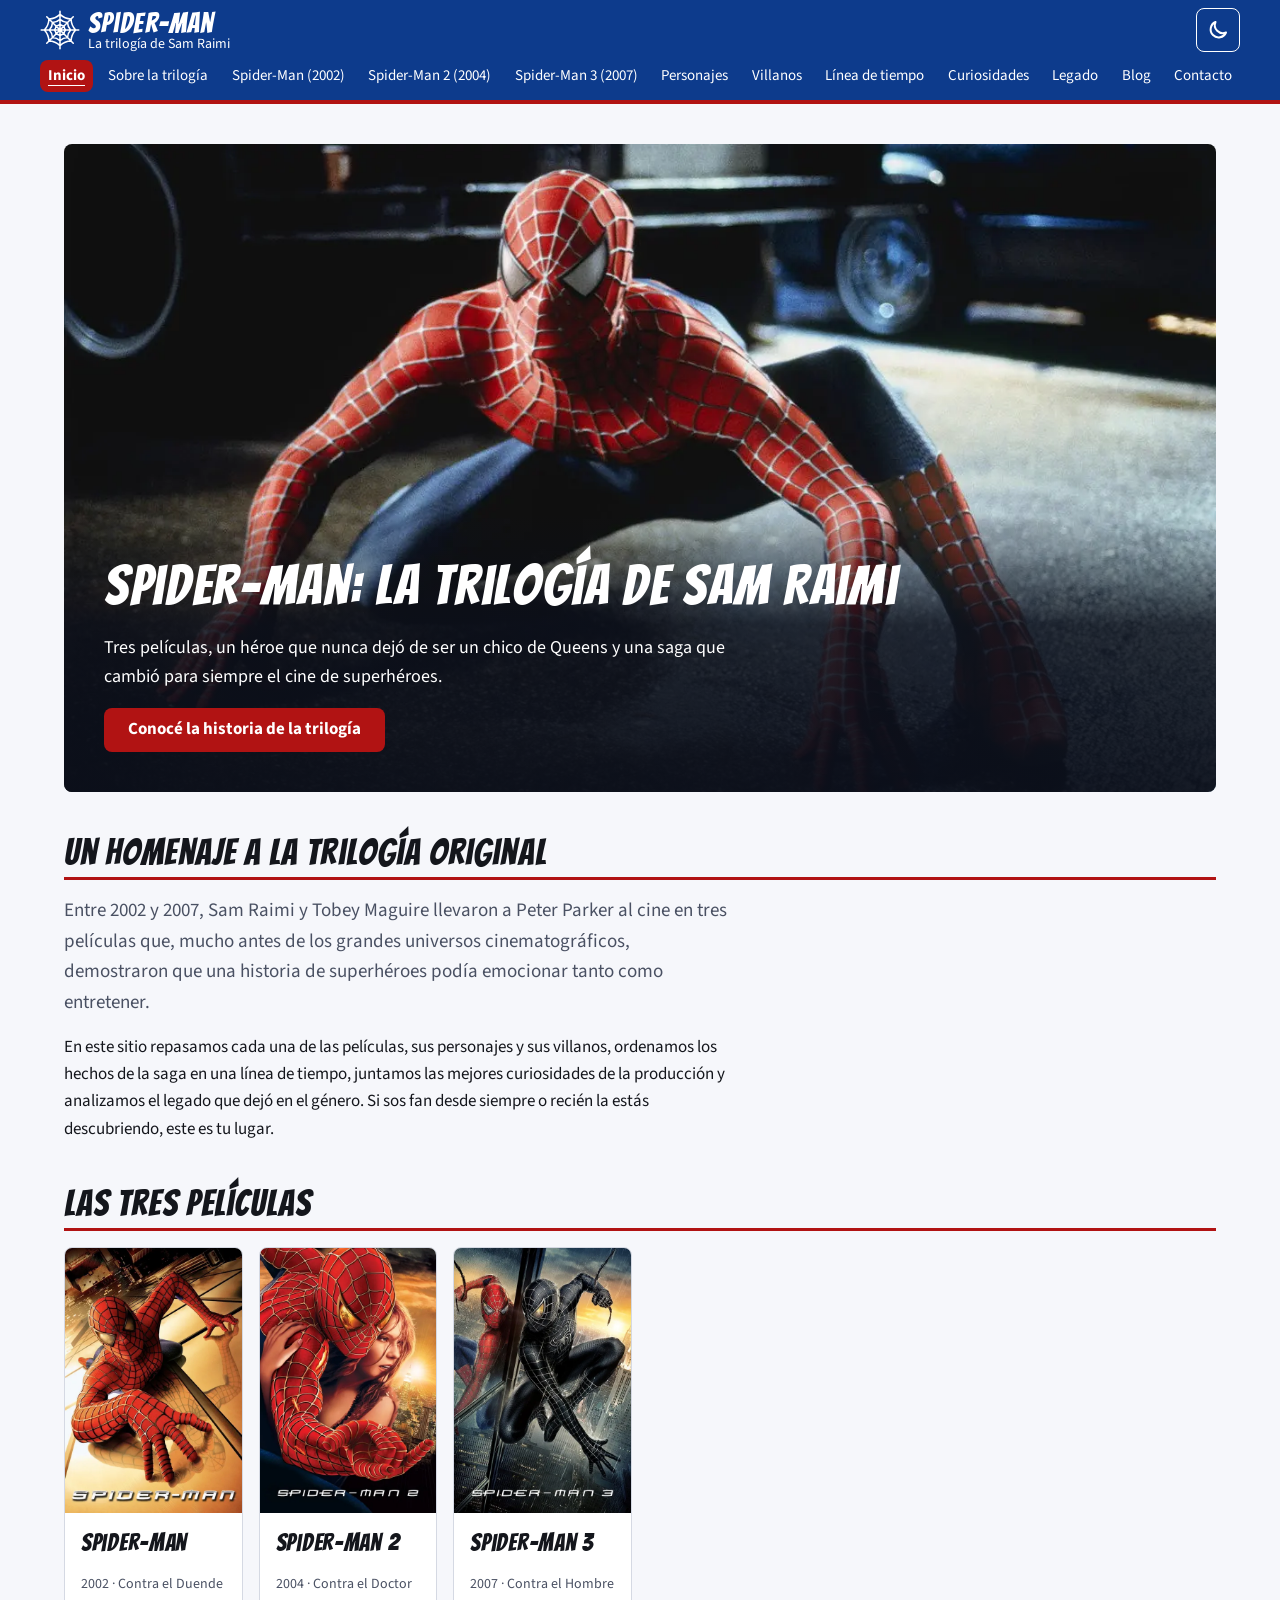
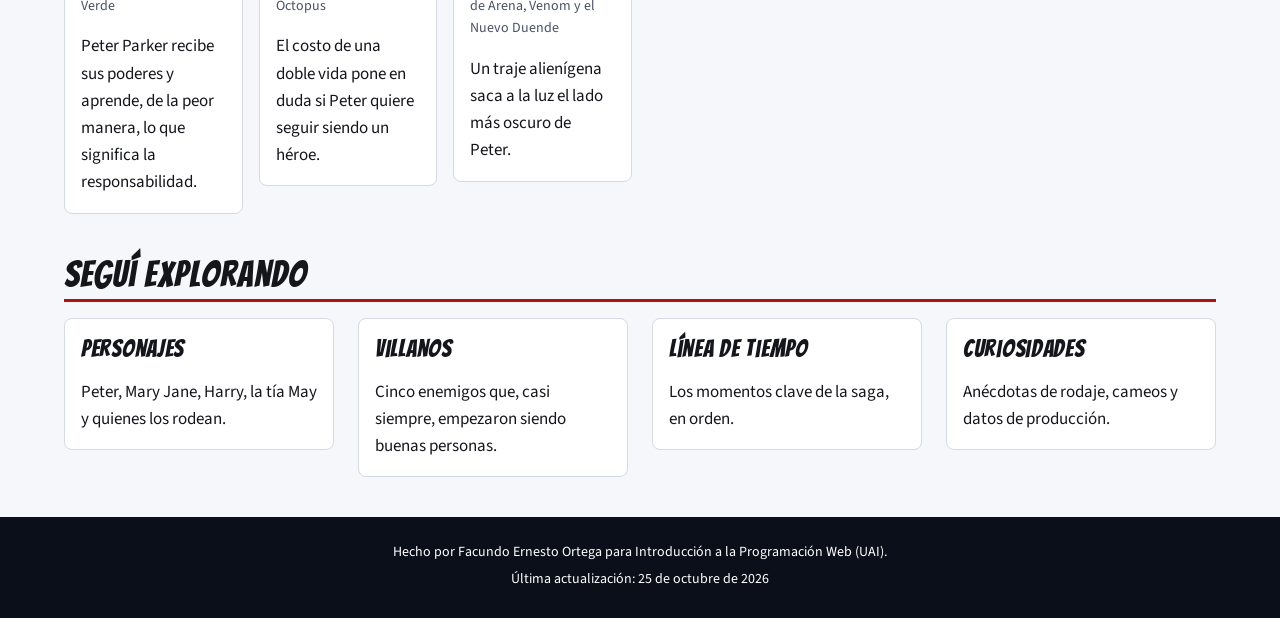
<file: index.html>
<!DOCTYPE html>
<html lang="es">
<head>
    <!-- ===== Metadatos (bloque replicado en todas las páginas) ===== -->
    <meta charset="UTF-8">
    <meta name="viewport" content="width=device-width, initial-scale=1.0">
    <!-- El idioma lo declara lang="es": el validador W3C marca como obsoleto
         el meta content-language, así que http-equiv se usa para el modo
         de compatibilidad del navegador -->
    <meta http-equiv="X-UA-Compatible" content="IE=edge">

    <!-- Metadatos propios de esta página -->
    <title>Spider-Man: la trilogía de Sam Raimi | Inicio</title>
    <meta name="description" content="Todo sobre la trilogía original de Spider-Man de Sam Raimi (2002-2007): películas, personajes, villanos, curiosidades y su legado en el cine de superhéroes.">
    <meta name="keywords" content="Spider-Man, Sam Raimi, Tobey Maguire, trilogía, Spider-Man 2, Spider-Man 3, películas de superhéroes, Marvel">

    <!-- Metadatos comunes del sitio -->
    <meta name="author" content="Facundo Ernesto Ortega">
    <meta name="generator" content="Escrito a mano: HTML, CSS y JavaScript">
    <meta name="application-name" content="Spider-Man Trilogía">
    <meta name="robots" content="index, follow">
    <meta name="googlebot" content="index, follow">
    <meta name="google" content="notranslate">
    <meta name="rating" content="general">
    <meta name="theme-color" content="#b11313" media="(prefers-color-scheme: light)">
    <meta name="theme-color" content="#0b0f1a" media="(prefers-color-scheme: dark)">

    <!-- Open Graph: cómo se ve el enlace al compartirlo en redes -->
    <meta property="og:type" content="website">
    <meta property="og:locale" content="es_AR">
    <meta property="og:site_name" content="Spider-Man: la trilogía de Sam Raimi">
    <meta property="og:title" content="Spider-Man: la trilogía de Sam Raimi">
    <meta property="og:description" content="Películas, personajes, villanos, curiosidades y legado de la trilogía original de Spider-Man (2002-2007).">
    <meta property="og:image" content="https://spiderman-trilogia.sonuserver.com/images/compartir.png">
    <meta property="og:image:alt" content="Título del sitio sobre un fondo azul con una telaraña roja">
    <meta property="og:url" content="https://spiderman-trilogia.sonuserver.com/">

    <!-- Twitter Cards -->
    <meta name="twitter:card" content="summary_large_image">
    <meta name="twitter:title" content="Spider-Man: la trilogía de Sam Raimi">
    <meta name="twitter:description" content="Películas, personajes, villanos, curiosidades y legado de la trilogía original de Spider-Man (2002-2007).">
    <meta name="twitter:image" content="https://spiderman-trilogia.sonuserver.com/images/compartir.png">

    <!-- Íconos -->
    <link rel="icon" href="favicon.ico" sizes="48x48">
    <link rel="icon" href="favicon.svg" type="image/svg+xml">
    <link rel="apple-touch-icon" href="images/iconos/apple-touch-icon.png">

    <!-- Manifiesto: permite instalar el sitio como app (PWA) -->
    <link rel="manifest" href="manifest.json">

    <!-- Tipografías (Google Fonts) y hoja de estilos -->
    <link rel="preconnect" href="https://fonts.googleapis.com">
    <link rel="preconnect" href="https://fonts.gstatic.com" crossorigin>
    <link rel="stylesheet" href="https://fonts.googleapis.com/css2?family=Bangers&amp;family=Source+Sans+3:ital,wght@0,400;0,700;1,400&amp;display=swap">
    <link rel="stylesheet" href="css/estilos.css">

    <!-- Datos estructurados (Schema.org): le describen el sitio a los buscadores.
         Es un bloque de datos JSON, no código que se ejecute. -->
    <script type="application/ld+json">
    {
        "@context": "https://schema.org",
        "@type": "WebSite",
        "name": "Spider-Man: la trilogía de Sam Raimi",
        "url": "https://spiderman-trilogia.sonuserver.com/",
        "inLanguage": "es",
        "description": "Sitio informativo sobre la trilogía original de Spider-Man dirigida por Sam Raimi (2002-2007).",
        "author": {
            "@type": "Person",
            "name": "Facundo Ernesto Ortega"
        },
        "about": {
            "@type": "MovieSeries",
            "name": "Trilogía de Spider-Man de Sam Raimi",
            "director": {
                "@type": "Person",
                "name": "Sam Raimi"
            }
        }
    }
    </script>

    <!-- Tema: sin defer para aplicar el modo oscuro antes de pintar (ver tema.js) -->
    <script src="js/tema.js"></script>

    <!-- Scripts: defer los ejecuta cuando el DOM ya está cargado -->
    <script src="js/navegacion.js" defer></script>
    <script src="js/volver-arriba.js" defer></script>
</head>
<body>
    <!-- Enlace para saltear la navegación con teclado o lector de pantalla -->
    <a class="saltar-al-contenido" href="#contenido" title="Saltear el menú e ir al contenido">Saltar al contenido principal</a>

    <!-- ===== Encabezado y navegación (bloque replicado en todas las páginas) ===== -->
    <header class="encabezado">
        <a class="marca" href="index.html" title="Volver a la página de inicio">
            <span class="marca__logo" aria-hidden="true"></span>
            <span class="marca__nombre">Spider-Man <span class="marca__detalle">La trilogía de Sam Raimi</span></span>
        </a>

        <!-- Botón de modo oscuro: lo muestra tema.js -->
        <button class="boton-tema" type="button" aria-label="Modo oscuro" aria-pressed="false" title="Cambiar entre modo claro y oscuro" hidden>
            <svg class="boton-tema__luna" viewBox="0 0 24 24" width="24" height="24" aria-hidden="true" focusable="false">
                <path d="M20 14.5A8 8 0 0 1 9.5 4a8 8 0 1 0 10.5 10.5z" fill="none" stroke="currentColor" stroke-width="2" stroke-linejoin="round"/>
            </svg>
            <svg class="boton-tema__sol" viewBox="0 0 24 24" width="24" height="24" aria-hidden="true" focusable="false">
                <circle cx="12" cy="12" r="4" fill="none" stroke="currentColor" stroke-width="2"/>
                <path d="M12 2v2M12 20v2M4.9 4.9l1.4 1.4M17.7 17.7l1.4 1.4M2 12h2M20 12h2M4.9 19.1l1.4-1.4M17.7 6.3l1.4-1.4" fill="none" stroke="currentColor" stroke-width="2" stroke-linecap="round"/>
            </svg>
        </button>

        <!-- Botón del menú en mobile: lo muestra navegacion.js -->
        <button class="boton-menu" type="button" aria-expanded="false" aria-controls="menu-principal" hidden>
            <svg class="boton-menu__icono" viewBox="0 0 24 24" width="24" height="24" aria-hidden="true" focusable="false">
                <path d="M3 6h18M3 12h18M3 18h18" fill="none" stroke="currentColor" stroke-width="2" stroke-linecap="round"/>
            </svg>
            <span class="boton-menu__texto">Menú</span>
        </button>

        <nav class="navegacion" aria-label="Principal">
            <ul class="navegacion__lista" id="menu-principal">
                <li><a href="index.html" title="Ir a la página de inicio" aria-current="page">Inicio</a></li>
                <li><a href="sobre-la-trilogia.html" title="Contexto y datos generales de la trilogía">Sobre la trilogía</a></li>
                <li><a href="spider-man-2002.html" title="Ficha técnica, trama y análisis de la primera película">Spider-Man (2002)</a></li>
                <li><a href="spider-man-2-2004.html" title="Ficha técnica, trama y análisis de la segunda película">Spider-Man 2 (2004)</a></li>
                <li><a href="spider-man-3-2007.html" title="Ficha técnica, trama y análisis de la tercera película">Spider-Man 3 (2007)</a></li>
                <li><a href="personajes.html" title="Perfiles de los personajes principales">Personajes</a></li>
                <li><a href="villanos.html" title="Análisis de los villanos de la saga">Villanos</a></li>
                <li><a href="linea-de-tiempo.html" title="Cronología interactiva de la saga">Línea de tiempo</a></li>
                <li><a href="curiosidades.html" title="Datos de producción y detrás de escena">Curiosidades</a></li>
                <li><a href="legado.html" title="Influencia de la trilogía en el cine de superhéroes">Legado</a></li>
                <li><a href="blog.html" title="Reseñas y artículos de opinión">Blog</a></li>
                <li><a href="contacto.html" title="Formulario para enviar comentarios y consultas">Contacto</a></li>
            </ul>
        </nav>
    </header>

    <!-- ===== Contenido principal (propio de cada página) ===== -->
    <main id="contenido" class="contenido" tabindex="-1">
        <!-- Presentación del sitio sobre una escena de la primera película -->
        <section class="hero" aria-labelledby="titulo-principal">
            <img class="hero__imagen" src="images/peliculas/spider-man-2002-agazapado.webp"
                 srcset="images/peliculas/spider-man-2002-agazapado-640.webp 640w, images/peliculas/spider-man-2002-agazapado.webp 1280w"
                 sizes="(min-width: 72rem) 72rem, 100vw"
                 width="1280" height="720" fetchpriority="high"
                 alt="Spider-Man agazapado sobre el asfalto de una calle de Nueva York, de noche y entre autos estacionados">
            <div class="hero__texto">
                <h1 id="titulo-principal">Spider-Man: la trilogía de Sam Raimi</h1>
                <p>Tres películas, un héroe que nunca dejó de ser un chico de Queens y una saga que cambió para siempre el cine de superhéroes.</p>
                <a class="boton-accion" href="sobre-la-trilogia.html">Conocé la historia de la trilogía</a>
            </div>
        </section>

        <section class="seccion" aria-labelledby="titulo-bienvenida">
            <h2 id="titulo-bienvenida">Un homenaje a la trilogía original</h2>
            <p class="entradilla">Entre 2002 y 2007, Sam Raimi y Tobey Maguire llevaron a Peter Parker al cine en tres películas que, mucho antes de los grandes universos cinematográficos, demostraron que una historia de superhéroes podía emocionar tanto como entretener.</p>
            <p>En este sitio repasamos cada una de las películas, sus personajes y sus villanos, ordenamos los hechos de la saga en una línea de tiempo, juntamos las mejores curiosidades de la producción y analizamos el legado que dejó en el género. Si sos fan desde siempre o recién la estás descubriendo, este es tu lugar.</p>
        </section>

        <!-- Accesos rápidos a las tres películas -->
        <section class="seccion" aria-labelledby="titulo-peliculas">
            <h2 id="titulo-peliculas">Las tres películas</h2>
            <ul class="grilla-tarjetas grilla-tarjetas--posters">
                <li>
                    <article class="tarjeta">
                        <img class="tarjeta__imagen" src="images/peliculas/spider-man-2002-poster.webp" width="500" height="750" loading="lazy"
                             alt="Póster de Spider-Man: el héroe trepa por la fachada vidriada de un edificio, que refleja su figura">
                        <div class="tarjeta__cuerpo">
                            <h3><a class="tarjeta__enlace" href="spider-man-2002.html">Spider-Man</a></h3>
                            <p class="tarjeta__dato">2002 · Contra el Duende Verde</p>
                            <p>Peter Parker recibe sus poderes y aprende, de la peor manera, lo que significa la responsabilidad.</p>
                        </div>
                    </article>
                </li>
                <li>
                    <article class="tarjeta">
                        <img class="tarjeta__imagen" src="images/peliculas/spider-man-2-2004-poster.webp" width="500" height="750" loading="lazy"
                             alt="Póster de Spider-Man 2: el héroe abraza a Mary Jane en lo alto de la ciudad, al atardecer">
                        <div class="tarjeta__cuerpo">
                            <h3><a class="tarjeta__enlace" href="spider-man-2-2004.html">Spider-Man 2</a></h3>
                            <p class="tarjeta__dato">2004 · Contra el Doctor Octopus</p>
                            <p>El costo de una doble vida pone en duda si Peter quiere seguir siendo un héroe.</p>
                        </div>
                    </article>
                </li>
                <li>
                    <article class="tarjeta">
                        <img class="tarjeta__imagen" src="images/peliculas/spider-man-3-2007-poster.webp" width="500" height="750" loading="lazy"
                             alt="Póster de Spider-Man 3: el héroe con el traje negro del simbionte trepa un rascacielos, reflejado en el vidrio con su traje rojo">
                        <div class="tarjeta__cuerpo">
                            <h3><a class="tarjeta__enlace" href="spider-man-3-2007.html">Spider-Man 3</a></h3>
                            <p class="tarjeta__dato">2007 · Contra el Hombre de Arena, Venom y el Nuevo Duende</p>
                            <p>Un traje alienígena saca a la luz el lado más oscuro de Peter.</p>
                        </div>
                    </article>
                </li>
            </ul>
        </section>

        <!-- Accesos a las demás secciones del sitio -->
        <section class="seccion" aria-labelledby="titulo-explora">
            <h2 id="titulo-explora">Seguí explorando</h2>
            <ul class="grilla-tarjetas">
                <li>
                    <article class="tarjeta">
                        <div class="tarjeta__cuerpo">
                            <h3><a class="tarjeta__enlace" href="personajes.html">Personajes</a></h3>
                            <p>Peter, Mary Jane, Harry, la tía May y quienes los rodean.</p>
                        </div>
                    </article>
                </li>
                <li>
                    <article class="tarjeta">
                        <div class="tarjeta__cuerpo">
                            <h3><a class="tarjeta__enlace" href="villanos.html">Villanos</a></h3>
                            <p>Cinco enemigos que, casi siempre, empezaron siendo buenas personas.</p>
                        </div>
                    </article>
                </li>
                <li>
                    <article class="tarjeta">
                        <div class="tarjeta__cuerpo">
                            <h3><a class="tarjeta__enlace" href="linea-de-tiempo.html">Línea de tiempo</a></h3>
                            <p>Los momentos clave de la saga, en orden.</p>
                        </div>
                    </article>
                </li>
                <li>
                    <article class="tarjeta">
                        <div class="tarjeta__cuerpo">
                            <h3><a class="tarjeta__enlace" href="curiosidades.html">Curiosidades</a></h3>
                            <p>Anécdotas de rodaje, cameos y datos de producción.</p>
                        </div>
                    </article>
                </li>
            </ul>
        </section>
    </main>

    <!-- ===== Pie de página (bloque replicado en todas las páginas) ===== -->
    <footer class="pie">
        <p>Hecho por Facundo Ernesto Ortega para Introducción a la Programación Web (UAI).</p>
        <p>Última actualización: <time datetime="2026-10-25">25 de octubre de 2026</time></p>
    </footer>

    <!-- Botón "volver arriba": volver-arriba.js lo muestra al bajar la página -->
    <button class="volver-arriba" type="button" aria-label="Volver arriba" title="Volver al principio de la página" hidden>
        <svg viewBox="0 0 24 24" width="24" height="24" aria-hidden="true" focusable="false">
            <path d="M12 19V5M5 12l7-7 7 7" fill="none" stroke="currentColor" stroke-width="2" stroke-linecap="round" stroke-linejoin="round"/>
        </svg>
    </button>
</body>
</html>
</file>
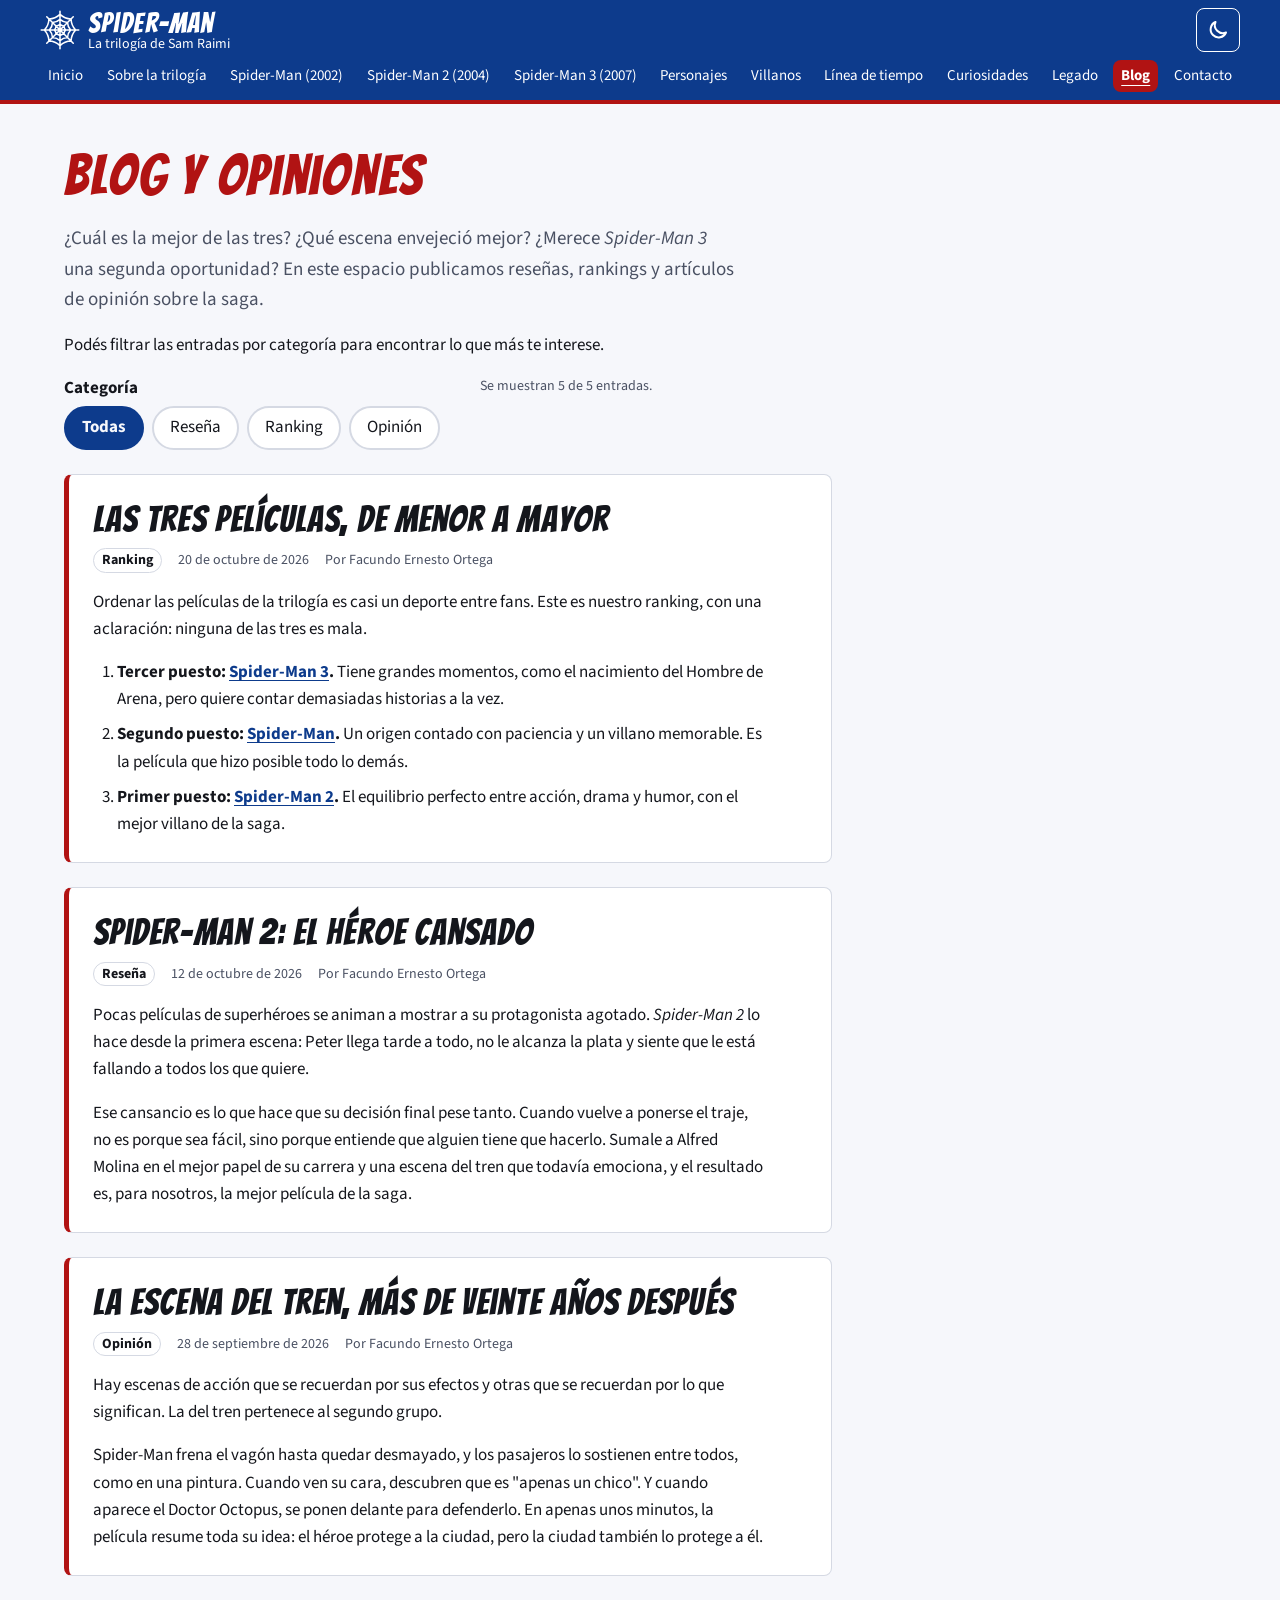
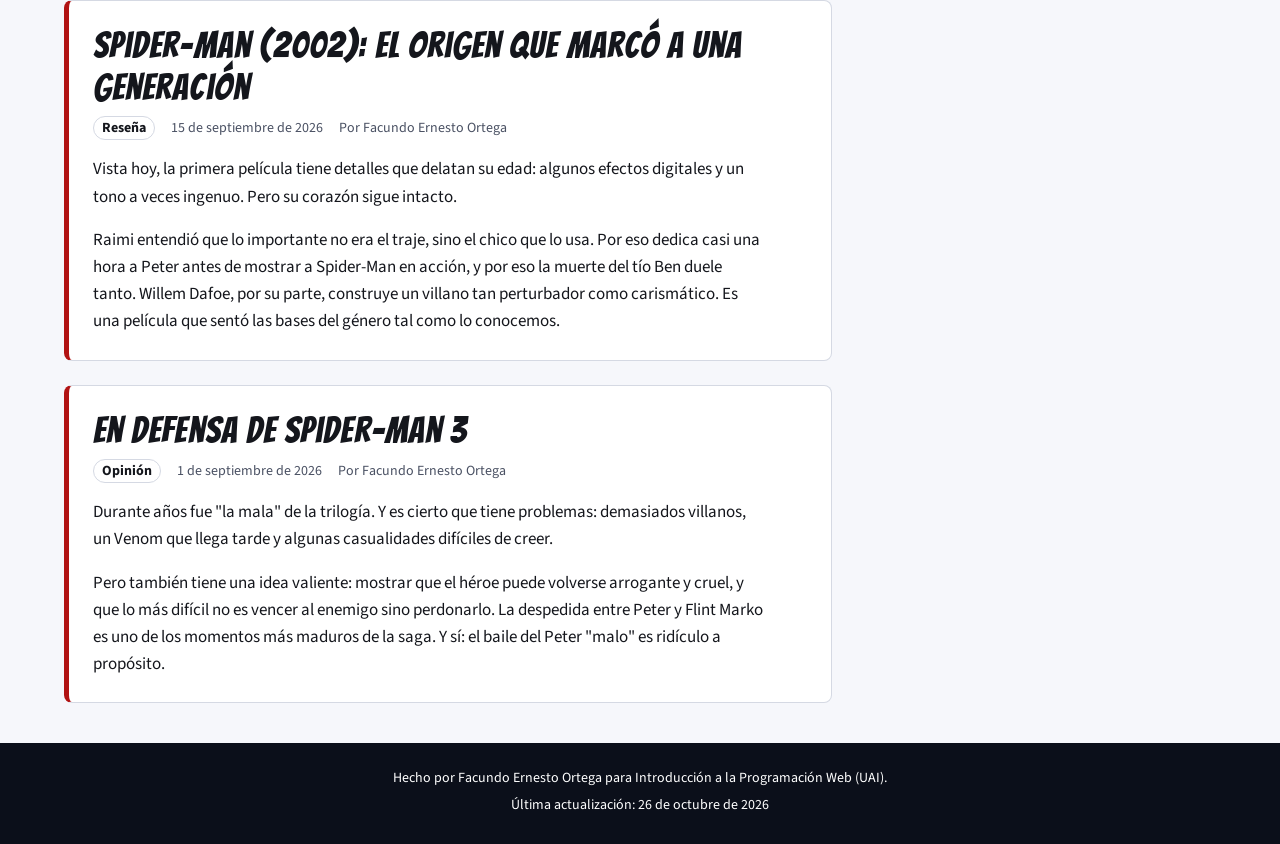
<file: blog.html>
<!DOCTYPE html>
<html lang="es">
<head>
    <!-- ===== Metadatos (bloque replicado en todas las páginas) ===== -->
    <meta charset="UTF-8">
    <meta name="viewport" content="width=device-width, initial-scale=1.0">
    <!-- El idioma lo declara lang="es": el validador W3C marca como obsoleto
         el meta content-language, así que http-equiv se usa para el modo
         de compatibilidad del navegador -->
    <meta http-equiv="X-UA-Compatible" content="IE=edge">

    <!-- Metadatos propios de esta página -->
    <title>Blog | Spider-Man: la trilogía de Sam Raimi</title>
    <meta name="description" content="Reseñas, rankings y artículos de opinión sobre la trilogía de Spider-Man de Sam Raimi.">
    <meta name="keywords" content="blog Spider-Man, reseñas, ranking, opinión, trilogía Sam Raimi, Tobey Maguire">

    <!-- Metadatos comunes del sitio -->
    <meta name="author" content="Facundo Ernesto Ortega">
    <meta name="generator" content="Escrito a mano: HTML, CSS y JavaScript">
    <meta name="application-name" content="Spider-Man Trilogía">
    <meta name="robots" content="index, follow">
    <meta name="googlebot" content="index, follow">
    <meta name="google" content="notranslate">
    <meta name="rating" content="general">
    <meta name="theme-color" content="#b11313" media="(prefers-color-scheme: light)">
    <meta name="theme-color" content="#0b0f1a" media="(prefers-color-scheme: dark)">

    <!-- Open Graph: cómo se ve el enlace al compartirlo en redes -->
    <meta property="og:type" content="website">
    <meta property="og:locale" content="es_AR">
    <meta property="og:site_name" content="Spider-Man: la trilogía de Sam Raimi">
    <meta property="og:title" content="Blog | Spider-Man: la trilogía de Sam Raimi">
    <meta property="og:description" content="Reseñas, rankings y artículos de opinión sobre la trilogía de Spider-Man de Sam Raimi.">
    <meta property="og:image" content="https://spiderman-trilogia.sonuserver.com/images/compartir.png">
    <meta property="og:image:alt" content="Título del sitio sobre un fondo azul con una telaraña roja">
    <meta property="og:url" content="https://spiderman-trilogia.sonuserver.com/blog.html">

    <!-- Twitter Cards -->
    <meta name="twitter:card" content="summary_large_image">
    <meta name="twitter:title" content="Blog | Spider-Man: la trilogía de Sam Raimi">
    <meta name="twitter:description" content="Reseñas, rankings y artículos de opinión sobre la trilogía de Spider-Man de Sam Raimi.">
    <meta name="twitter:image" content="https://spiderman-trilogia.sonuserver.com/images/compartir.png">

    <!-- Íconos -->
    <link rel="icon" href="favicon.ico" sizes="48x48">
    <link rel="icon" href="favicon.svg" type="image/svg+xml">
    <link rel="apple-touch-icon" href="images/iconos/apple-touch-icon.png">

    <!-- Manifiesto: permite instalar el sitio como app (PWA) -->
    <link rel="manifest" href="manifest.json">

    <!-- Tipografías (Google Fonts) y hoja de estilos -->
    <link rel="preconnect" href="https://fonts.googleapis.com">
    <link rel="preconnect" href="https://fonts.gstatic.com" crossorigin>
    <link rel="stylesheet" href="https://fonts.googleapis.com/css2?family=Bangers&amp;family=Source+Sans+3:ital,wght@0,400;0,700;1,400&amp;display=swap">
    <link rel="stylesheet" href="css/estilos.css">


    <!-- Recursos propios de esta página -->
    <link rel="stylesheet" href="css/blog.css">
    <script src="js/filtros.js" defer></script>
    <!-- Fin de recursos propios -->

    <!-- Tema: sin defer para aplicar el modo oscuro antes de pintar (ver tema.js) -->
    <script src="js/tema.js"></script>

    <!-- Scripts: defer los ejecuta cuando el DOM ya está cargado -->
    <script src="js/navegacion.js" defer></script>
    <script src="js/volver-arriba.js" defer></script>
</head>
<body>
    <!-- Enlace para saltear la navegación con teclado o lector de pantalla -->
    <a class="saltar-al-contenido" href="#contenido" title="Saltear el menú e ir al contenido">Saltar al contenido principal</a>

    <!-- ===== Encabezado y navegación (bloque replicado en todas las páginas) ===== -->
    <header class="encabezado">
        <a class="marca" href="index.html" title="Volver a la página de inicio">
            <span class="marca__logo" aria-hidden="true"></span>
            <span class="marca__nombre">Spider-Man <span class="marca__detalle">La trilogía de Sam Raimi</span></span>
        </a>

        <!-- Botón de modo oscuro: lo muestra tema.js -->
        <button class="boton-tema" type="button" aria-label="Modo oscuro" aria-pressed="false" title="Cambiar entre modo claro y oscuro" hidden>
            <svg class="boton-tema__luna" viewBox="0 0 24 24" width="24" height="24" aria-hidden="true" focusable="false">
                <path d="M20 14.5A8 8 0 0 1 9.5 4a8 8 0 1 0 10.5 10.5z" fill="none" stroke="currentColor" stroke-width="2" stroke-linejoin="round"/>
            </svg>
            <svg class="boton-tema__sol" viewBox="0 0 24 24" width="24" height="24" aria-hidden="true" focusable="false">
                <circle cx="12" cy="12" r="4" fill="none" stroke="currentColor" stroke-width="2"/>
                <path d="M12 2v2M12 20v2M4.9 4.9l1.4 1.4M17.7 17.7l1.4 1.4M2 12h2M20 12h2M4.9 19.1l1.4-1.4M17.7 6.3l1.4-1.4" fill="none" stroke="currentColor" stroke-width="2" stroke-linecap="round"/>
            </svg>
        </button>

        <!-- Botón del menú en mobile: lo muestra navegacion.js -->
        <button class="boton-menu" type="button" aria-expanded="false" aria-controls="menu-principal" hidden>
            <svg class="boton-menu__icono" viewBox="0 0 24 24" width="24" height="24" aria-hidden="true" focusable="false">
                <path d="M3 6h18M3 12h18M3 18h18" fill="none" stroke="currentColor" stroke-width="2" stroke-linecap="round"/>
            </svg>
            <span class="boton-menu__texto">Menú</span>
        </button>

        <nav class="navegacion" aria-label="Principal">
            <ul class="navegacion__lista" id="menu-principal">
                <li><a href="index.html" title="Ir a la página de inicio">Inicio</a></li>
                <li><a href="sobre-la-trilogia.html" title="Contexto y datos generales de la trilogía">Sobre la trilogía</a></li>
                <li><a href="spider-man-2002.html" title="Ficha técnica, trama y análisis de la primera película">Spider-Man (2002)</a></li>
                <li><a href="spider-man-2-2004.html" title="Ficha técnica, trama y análisis de la segunda película">Spider-Man 2 (2004)</a></li>
                <li><a href="spider-man-3-2007.html" title="Ficha técnica, trama y análisis de la tercera película">Spider-Man 3 (2007)</a></li>
                <li><a href="personajes.html" title="Perfiles de los personajes principales">Personajes</a></li>
                <li><a href="villanos.html" title="Análisis de los villanos de la saga">Villanos</a></li>
                <li><a href="linea-de-tiempo.html" title="Cronología interactiva de la saga">Línea de tiempo</a></li>
                <li><a href="curiosidades.html" title="Datos de producción y detrás de escena">Curiosidades</a></li>
                <li><a href="legado.html" title="Influencia de la trilogía en el cine de superhéroes">Legado</a></li>
                <li><a href="blog.html" title="Reseñas y artículos de opinión" aria-current="page">Blog</a></li>
                <li><a href="contacto.html" title="Formulario para enviar comentarios y consultas">Contacto</a></li>
            </ul>
        </nav>
    </header>

    <!-- ===== Contenido principal (propio de cada página) ===== -->
    <main id="contenido" class="contenido" tabindex="-1">
        <h1>Blog y opiniones</h1>
        <p class="entradilla">¿Cuál es la mejor de las tres? ¿Qué escena envejeció mejor? ¿Merece <em>Spider-Man 3</em> una segunda oportunidad? En este espacio publicamos reseñas, rankings y artículos de opinión sobre la saga.</p>
        <p>Podés filtrar las entradas por categoría para encontrar lo que más te interese.</p>

        <!-- Filtros: solo funcionan con JavaScript, así que filtros.js los muestra -->
        <form class="filtros" data-lista="lista-entradas" data-plural="entradas" aria-label="Filtrar entradas" hidden>
            <fieldset class="filtros__grupo">
                <legend>Categoría</legend>
                <div class="filtros__opciones">
                    <input type="radio" id="filtro-categoria-todas" name="categoria" value="todas" checked>
                    <label for="filtro-categoria-todas">Todas</label>
                    <input type="radio" id="filtro-categoria-resena" name="categoria" value="resena">
                    <label for="filtro-categoria-resena">Reseña</label>
                    <input type="radio" id="filtro-categoria-ranking" name="categoria" value="ranking">
                    <label for="filtro-categoria-ranking">Ranking</label>
                    <input type="radio" id="filtro-categoria-opinion" name="categoria" value="opinion">
                    <label for="filtro-categoria-opinion">Opinión</label>
                </div>
            </fieldset>
            <p class="filtros__estado" role="status"></p>
        </form>

        <!-- Cada entrada indica su categoría en data-categoria: el filtro del blog la usa -->
        <ul class="entradas" id="lista-entradas">
            <li>
                <article class="entrada" data-categoria="ranking">
                    <h2>Las tres películas, de menor a mayor</h2>
                    <p class="entrada__meta">
                        <span class="entrada__categoria">Ranking</span>
                        <time datetime="2026-10-20">20 de octubre de 2026</time>
                        <span>Por Facundo Ernesto Ortega</span>
                    </p>
                    <p>Ordenar las películas de la trilogía es casi un deporte entre fans. Este es nuestro ranking, con una aclaración: ninguna de las tres es mala.</p>
                    <ol class="lista-contenido">
                        <li><strong>Tercer puesto: <a href="spider-man-3-2007.html">Spider-Man 3</a>.</strong> Tiene grandes momentos, como el nacimiento del Hombre de Arena, pero quiere contar demasiadas historias a la vez.</li>
                        <li><strong>Segundo puesto: <a href="spider-man-2002.html">Spider-Man</a>.</strong> Un origen contado con paciencia y un villano memorable. Es la película que hizo posible todo lo demás.</li>
                        <li><strong>Primer puesto: <a href="spider-man-2-2004.html">Spider-Man 2</a>.</strong> El equilibrio perfecto entre acción, drama y humor, con el mejor villano de la saga.</li>
                    </ol>
                </article>
            </li>
            <li>
                <article class="entrada" data-categoria="resena">
                    <h2>Spider-Man 2: el héroe cansado</h2>
                    <p class="entrada__meta">
                        <span class="entrada__categoria">Reseña</span>
                        <time datetime="2026-10-12">12 de octubre de 2026</time>
                        <span>Por Facundo Ernesto Ortega</span>
                    </p>
                    <p>Pocas películas de superhéroes se animan a mostrar a su protagonista agotado. <em>Spider-Man 2</em> lo hace desde la primera escena: Peter llega tarde a todo, no le alcanza la plata y siente que le está fallando a todos los que quiere.</p>
                    <p>Ese cansancio es lo que hace que su decisión final pese tanto. Cuando vuelve a ponerse el traje, no es porque sea fácil, sino porque entiende que alguien tiene que hacerlo. Sumale a Alfred Molina en el mejor papel de su carrera y una escena del tren que todavía emociona, y el resultado es, para nosotros, la mejor película de la saga.</p>
                </article>
            </li>
            <li>
                <article class="entrada" data-categoria="opinion">
                    <h2>La escena del tren, más de veinte años después</h2>
                    <p class="entrada__meta">
                        <span class="entrada__categoria">Opinión</span>
                        <time datetime="2026-09-28">28 de septiembre de 2026</time>
                        <span>Por Facundo Ernesto Ortega</span>
                    </p>
                    <p>Hay escenas de acción que se recuerdan por sus efectos y otras que se recuerdan por lo que significan. La del tren pertenece al segundo grupo.</p>
                    <p>Spider-Man frena el vagón hasta quedar desmayado, y los pasajeros lo sostienen entre todos, como en una pintura. Cuando ven su cara, descubren que es "apenas un chico". Y cuando aparece el Doctor Octopus, se ponen delante para defenderlo. En apenas unos minutos, la película resume toda su idea: el héroe protege a la ciudad, pero la ciudad también lo protege a él.</p>
                </article>
            </li>
            <li>
                <article class="entrada" data-categoria="resena">
                    <h2>Spider-Man (2002): el origen que marcó a una generación</h2>
                    <p class="entrada__meta">
                        <span class="entrada__categoria">Reseña</span>
                        <time datetime="2026-09-15">15 de septiembre de 2026</time>
                        <span>Por Facundo Ernesto Ortega</span>
                    </p>
                    <p>Vista hoy, la primera película tiene detalles que delatan su edad: algunos efectos digitales y un tono a veces ingenuo. Pero su corazón sigue intacto.</p>
                    <p>Raimi entendió que lo importante no era el traje, sino el chico que lo usa. Por eso dedica casi una hora a Peter antes de mostrar a Spider-Man en acción, y por eso la muerte del tío Ben duele tanto. Willem Dafoe, por su parte, construye un villano tan perturbador como carismático. Es una película que sentó las bases del género tal como lo conocemos.</p>
                </article>
            </li>
            <li>
                <article class="entrada" data-categoria="opinion">
                    <h2>En defensa de Spider-Man 3</h2>
                    <p class="entrada__meta">
                        <span class="entrada__categoria">Opinión</span>
                        <time datetime="2026-09-01">1 de septiembre de 2026</time>
                        <span>Por Facundo Ernesto Ortega</span>
                    </p>
                    <p>Durante años fue "la mala" de la trilogía. Y es cierto que tiene problemas: demasiados villanos, un Venom que llega tarde y algunas casualidades difíciles de creer.</p>
                    <p>Pero también tiene una idea valiente: mostrar que el héroe puede volverse arrogante y cruel, y que lo más difícil no es vencer al enemigo sino perdonarlo. La despedida entre Peter y Flint Marko es uno de los momentos más maduros de la saga. Y sí: el baile del Peter "malo" es ridículo a propósito.</p>
                </article>
            </li>
        </ul>
    </main>

    <!-- ===== Pie de página (bloque replicado en todas las páginas) ===== -->
    <footer class="pie">
        <p>Hecho por Facundo Ernesto Ortega para Introducción a la Programación Web (UAI).</p>
        <p>Última actualización: <time datetime="2026-10-26">26 de octubre de 2026</time></p>
    </footer>

    <!-- Botón "volver arriba": volver-arriba.js lo muestra al bajar la página -->
    <button class="volver-arriba" type="button" aria-label="Volver arriba" title="Volver al principio de la página" hidden>
        <svg viewBox="0 0 24 24" width="24" height="24" aria-hidden="true" focusable="false">
            <path d="M12 19V5M5 12l7-7 7 7" fill="none" stroke="currentColor" stroke-width="2" stroke-linecap="round" stroke-linejoin="round"/>
        </svg>
    </button>
</body>
</html>
</file>
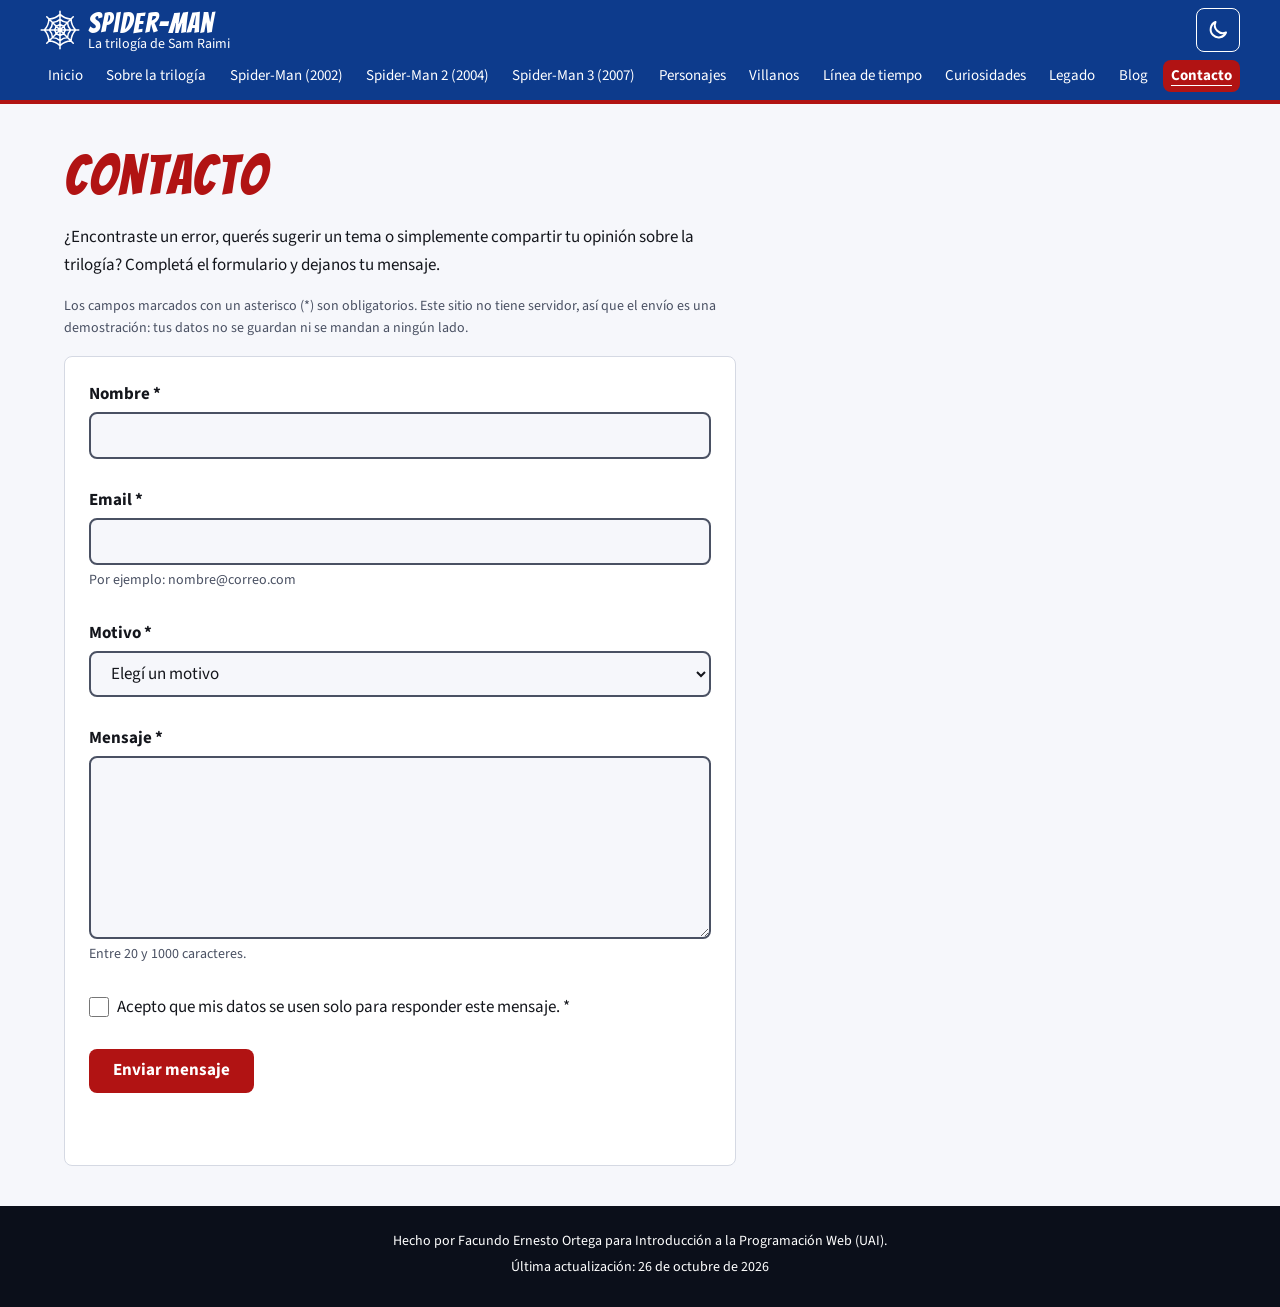
<file: contacto.html>
<!DOCTYPE html>
<html lang="es">
<head>
    <!-- ===== Metadatos (bloque replicado en todas las páginas) ===== -->
    <meta charset="UTF-8">
    <meta name="viewport" content="width=device-width, initial-scale=1.0">
    <!-- El idioma lo declara lang="es": el validador W3C marca como obsoleto
         el meta content-language, así que http-equiv se usa para el modo
         de compatibilidad del navegador -->
    <meta http-equiv="X-UA-Compatible" content="IE=edge">

    <!-- Metadatos propios de esta página -->
    <title>Contacto | Spider-Man: la trilogía de Sam Raimi</title>
    <meta name="description" content="Envianos tus comentarios, consultas o sugerencias sobre el sitio de la trilogía de Spider-Man de Sam Raimi.">
    <meta name="keywords" content="contacto, comentarios, consultas, sugerencias, Spider-Man, trilogía">

    <!-- Metadatos comunes del sitio -->
    <meta name="author" content="Facundo Ernesto Ortega">
    <meta name="generator" content="Escrito a mano: HTML, CSS y JavaScript">
    <meta name="application-name" content="Spider-Man Trilogía">
    <meta name="robots" content="index, follow">
    <meta name="googlebot" content="index, follow">
    <meta name="google" content="notranslate">
    <meta name="rating" content="general">
    <meta name="theme-color" content="#b11313" media="(prefers-color-scheme: light)">
    <meta name="theme-color" content="#0b0f1a" media="(prefers-color-scheme: dark)">

    <!-- Open Graph: cómo se ve el enlace al compartirlo en redes -->
    <meta property="og:type" content="website">
    <meta property="og:locale" content="es_AR">
    <meta property="og:site_name" content="Spider-Man: la trilogía de Sam Raimi">
    <meta property="og:title" content="Contacto | Spider-Man: la trilogía de Sam Raimi">
    <meta property="og:description" content="Envianos tus comentarios, consultas o sugerencias sobre el sitio de la trilogía de Spider-Man de Sam Raimi.">
    <meta property="og:image" content="https://spiderman-trilogia.sonuserver.com/images/compartir.png">
    <meta property="og:image:alt" content="Título del sitio sobre un fondo azul con una telaraña roja">
    <meta property="og:url" content="https://spiderman-trilogia.sonuserver.com/contacto.html">

    <!-- Twitter Cards -->
    <meta name="twitter:card" content="summary_large_image">
    <meta name="twitter:title" content="Contacto | Spider-Man: la trilogía de Sam Raimi">
    <meta name="twitter:description" content="Envianos tus comentarios, consultas o sugerencias sobre el sitio de la trilogía de Spider-Man de Sam Raimi.">
    <meta name="twitter:image" content="https://spiderman-trilogia.sonuserver.com/images/compartir.png">

    <!-- Íconos -->
    <link rel="icon" href="favicon.ico" sizes="48x48">
    <link rel="icon" href="favicon.svg" type="image/svg+xml">
    <link rel="apple-touch-icon" href="images/iconos/apple-touch-icon.png">

    <!-- Manifiesto: permite instalar el sitio como app (PWA) -->
    <link rel="manifest" href="manifest.json">

    <!-- Tipografías (Google Fonts) y hoja de estilos -->
    <link rel="preconnect" href="https://fonts.googleapis.com">
    <link rel="preconnect" href="https://fonts.gstatic.com" crossorigin>
    <link rel="stylesheet" href="https://fonts.googleapis.com/css2?family=Bangers&amp;family=Source+Sans+3:ital,wght@0,400;0,700;1,400&amp;display=swap">
    <link rel="stylesheet" href="css/estilos.css">


    <!-- Recursos propios de esta página -->
    <link rel="stylesheet" href="css/contacto.css">
    <script src="js/validacion-formulario.js" defer></script>
    <!-- Fin de recursos propios -->

    <!-- Tema: sin defer para aplicar el modo oscuro antes de pintar (ver tema.js) -->
    <script src="js/tema.js"></script>

    <!-- Scripts: defer los ejecuta cuando el DOM ya está cargado -->
    <script src="js/navegacion.js" defer></script>
    <script src="js/volver-arriba.js" defer></script>
</head>
<body>
    <!-- Enlace para saltear la navegación con teclado o lector de pantalla -->
    <a class="saltar-al-contenido" href="#contenido" title="Saltear el menú e ir al contenido">Saltar al contenido principal</a>

    <!-- ===== Encabezado y navegación (bloque replicado en todas las páginas) ===== -->
    <header class="encabezado">
        <a class="marca" href="index.html" title="Volver a la página de inicio">
            <span class="marca__logo" aria-hidden="true"></span>
            <span class="marca__nombre">Spider-Man <span class="marca__detalle">La trilogía de Sam Raimi</span></span>
        </a>

        <!-- Botón de modo oscuro: lo muestra tema.js -->
        <button class="boton-tema" type="button" aria-label="Modo oscuro" aria-pressed="false" title="Cambiar entre modo claro y oscuro" hidden>
            <svg class="boton-tema__luna" viewBox="0 0 24 24" width="24" height="24" aria-hidden="true" focusable="false">
                <path d="M20 14.5A8 8 0 0 1 9.5 4a8 8 0 1 0 10.5 10.5z" fill="none" stroke="currentColor" stroke-width="2" stroke-linejoin="round"/>
            </svg>
            <svg class="boton-tema__sol" viewBox="0 0 24 24" width="24" height="24" aria-hidden="true" focusable="false">
                <circle cx="12" cy="12" r="4" fill="none" stroke="currentColor" stroke-width="2"/>
                <path d="M12 2v2M12 20v2M4.9 4.9l1.4 1.4M17.7 17.7l1.4 1.4M2 12h2M20 12h2M4.9 19.1l1.4-1.4M17.7 6.3l1.4-1.4" fill="none" stroke="currentColor" stroke-width="2" stroke-linecap="round"/>
            </svg>
        </button>

        <!-- Botón del menú en mobile: lo muestra navegacion.js -->
        <button class="boton-menu" type="button" aria-expanded="false" aria-controls="menu-principal" hidden>
            <svg class="boton-menu__icono" viewBox="0 0 24 24" width="24" height="24" aria-hidden="true" focusable="false">
                <path d="M3 6h18M3 12h18M3 18h18" fill="none" stroke="currentColor" stroke-width="2" stroke-linecap="round"/>
            </svg>
            <span class="boton-menu__texto">Menú</span>
        </button>

        <nav class="navegacion" aria-label="Principal">
            <ul class="navegacion__lista" id="menu-principal">
                <li><a href="index.html" title="Ir a la página de inicio">Inicio</a></li>
                <li><a href="sobre-la-trilogia.html" title="Contexto y datos generales de la trilogía">Sobre la trilogía</a></li>
                <li><a href="spider-man-2002.html" title="Ficha técnica, trama y análisis de la primera película">Spider-Man (2002)</a></li>
                <li><a href="spider-man-2-2004.html" title="Ficha técnica, trama y análisis de la segunda película">Spider-Man 2 (2004)</a></li>
                <li><a href="spider-man-3-2007.html" title="Ficha técnica, trama y análisis de la tercera película">Spider-Man 3 (2007)</a></li>
                <li><a href="personajes.html" title="Perfiles de los personajes principales">Personajes</a></li>
                <li><a href="villanos.html" title="Análisis de los villanos de la saga">Villanos</a></li>
                <li><a href="linea-de-tiempo.html" title="Cronología interactiva de la saga">Línea de tiempo</a></li>
                <li><a href="curiosidades.html" title="Datos de producción y detrás de escena">Curiosidades</a></li>
                <li><a href="legado.html" title="Influencia de la trilogía en el cine de superhéroes">Legado</a></li>
                <li><a href="blog.html" title="Reseñas y artículos de opinión">Blog</a></li>
                <li><a href="contacto.html" title="Formulario para enviar comentarios y consultas" aria-current="page">Contacto</a></li>
            </ul>
        </nav>
    </header>

    <!-- ===== Contenido principal (propio de cada página) ===== -->
    <main id="contenido" class="contenido" tabindex="-1">
        <h1>Contacto</h1>
        <p>¿Encontraste un error, querés sugerir un tema o simplemente compartir tu opinión sobre la trilogía? Completá el formulario y dejanos tu mensaje.</p>
        <p class="nota">Los campos marcados con un asterisco (*) son obligatorios. Este sitio no tiene servidor, así que el envío es una demostración: tus datos no se guardan ni se mandan a ningún lado.</p>

        <!-- Formulario de contacto: validacion-formulario.js lo valida en el navegador y simula el envío.
             Sin JavaScript, valen las validaciones nativas (required, type="email", minlength) -->
        <form class="formulario" action="contacto.html" method="get" aria-label="Formulario de contacto">
            <div class="campo">
                <label for="nombre">Nombre <span aria-hidden="true">*</span></label>
                <input type="text" id="nombre" name="nombre" autocomplete="name" required minlength="2" maxlength="60"
                       aria-describedby="error-nombre">
                <p class="campo__error" id="error-nombre" aria-live="polite"></p>
            </div>

            <div class="campo">
                <label for="email">Email <span aria-hidden="true">*</span></label>
                <input type="email" id="email" name="email" autocomplete="email" required maxlength="100"
                       aria-describedby="ayuda-email error-email">
                <p class="campo__ayuda" id="ayuda-email">Por ejemplo: nombre@correo.com</p>
                <p class="campo__error" id="error-email" aria-live="polite"></p>
            </div>

            <div class="campo">
                <label for="motivo">Motivo <span aria-hidden="true">*</span></label>
                <select id="motivo" name="motivo" required aria-describedby="error-motivo">
                    <option value="">Elegí un motivo</option>
                    <option value="comentario">Comentario</option>
                    <option value="consulta">Consulta</option>
                    <option value="sugerencia">Sugerencia</option>
                    <option value="error">Error en el sitio</option>
                </select>
                <p class="campo__error" id="error-motivo" aria-live="polite"></p>
            </div>

            <div class="campo">
                <label for="mensaje">Mensaje <span aria-hidden="true">*</span></label>
                <textarea id="mensaje" name="mensaje" rows="6" required minlength="20" maxlength="1000"
                          aria-describedby="ayuda-mensaje error-mensaje"></textarea>
                <p class="campo__ayuda" id="ayuda-mensaje">Entre 20 y 1000 caracteres.</p>
                <p class="campo__error" id="error-mensaje" aria-live="polite"></p>
            </div>

            <div class="campo campo--casilla">
                <input type="checkbox" id="acepto" name="acepto" required aria-describedby="error-acepto">
                <label for="acepto">Acepto que mis datos se usen solo para responder este mensaje. <span aria-hidden="true">*</span></label>
                <p class="campo__error" id="error-acepto" aria-live="polite"></p>
            </div>

            <button class="boton-accion formulario__enviar" type="submit">Enviar mensaje</button>
            <p class="formulario__aviso" role="alert"></p>
            <p class="formulario__confirmacion" role="status" tabindex="-1"></p>
        </form>
    </main>

    <!-- ===== Pie de página (bloque replicado en todas las páginas) ===== -->
    <footer class="pie">
        <p>Hecho por Facundo Ernesto Ortega para Introducción a la Programación Web (UAI).</p>
        <p>Última actualización: <time datetime="2026-10-26">26 de octubre de 2026</time></p>
    </footer>

    <!-- Botón "volver arriba": volver-arriba.js lo muestra al bajar la página -->
    <button class="volver-arriba" type="button" aria-label="Volver arriba" title="Volver al principio de la página" hidden>
        <svg viewBox="0 0 24 24" width="24" height="24" aria-hidden="true" focusable="false">
            <path d="M12 19V5M5 12l7-7 7 7" fill="none" stroke="currentColor" stroke-width="2" stroke-linecap="round" stroke-linejoin="round"/>
        </svg>
    </button>
</body>
</html>
</file>
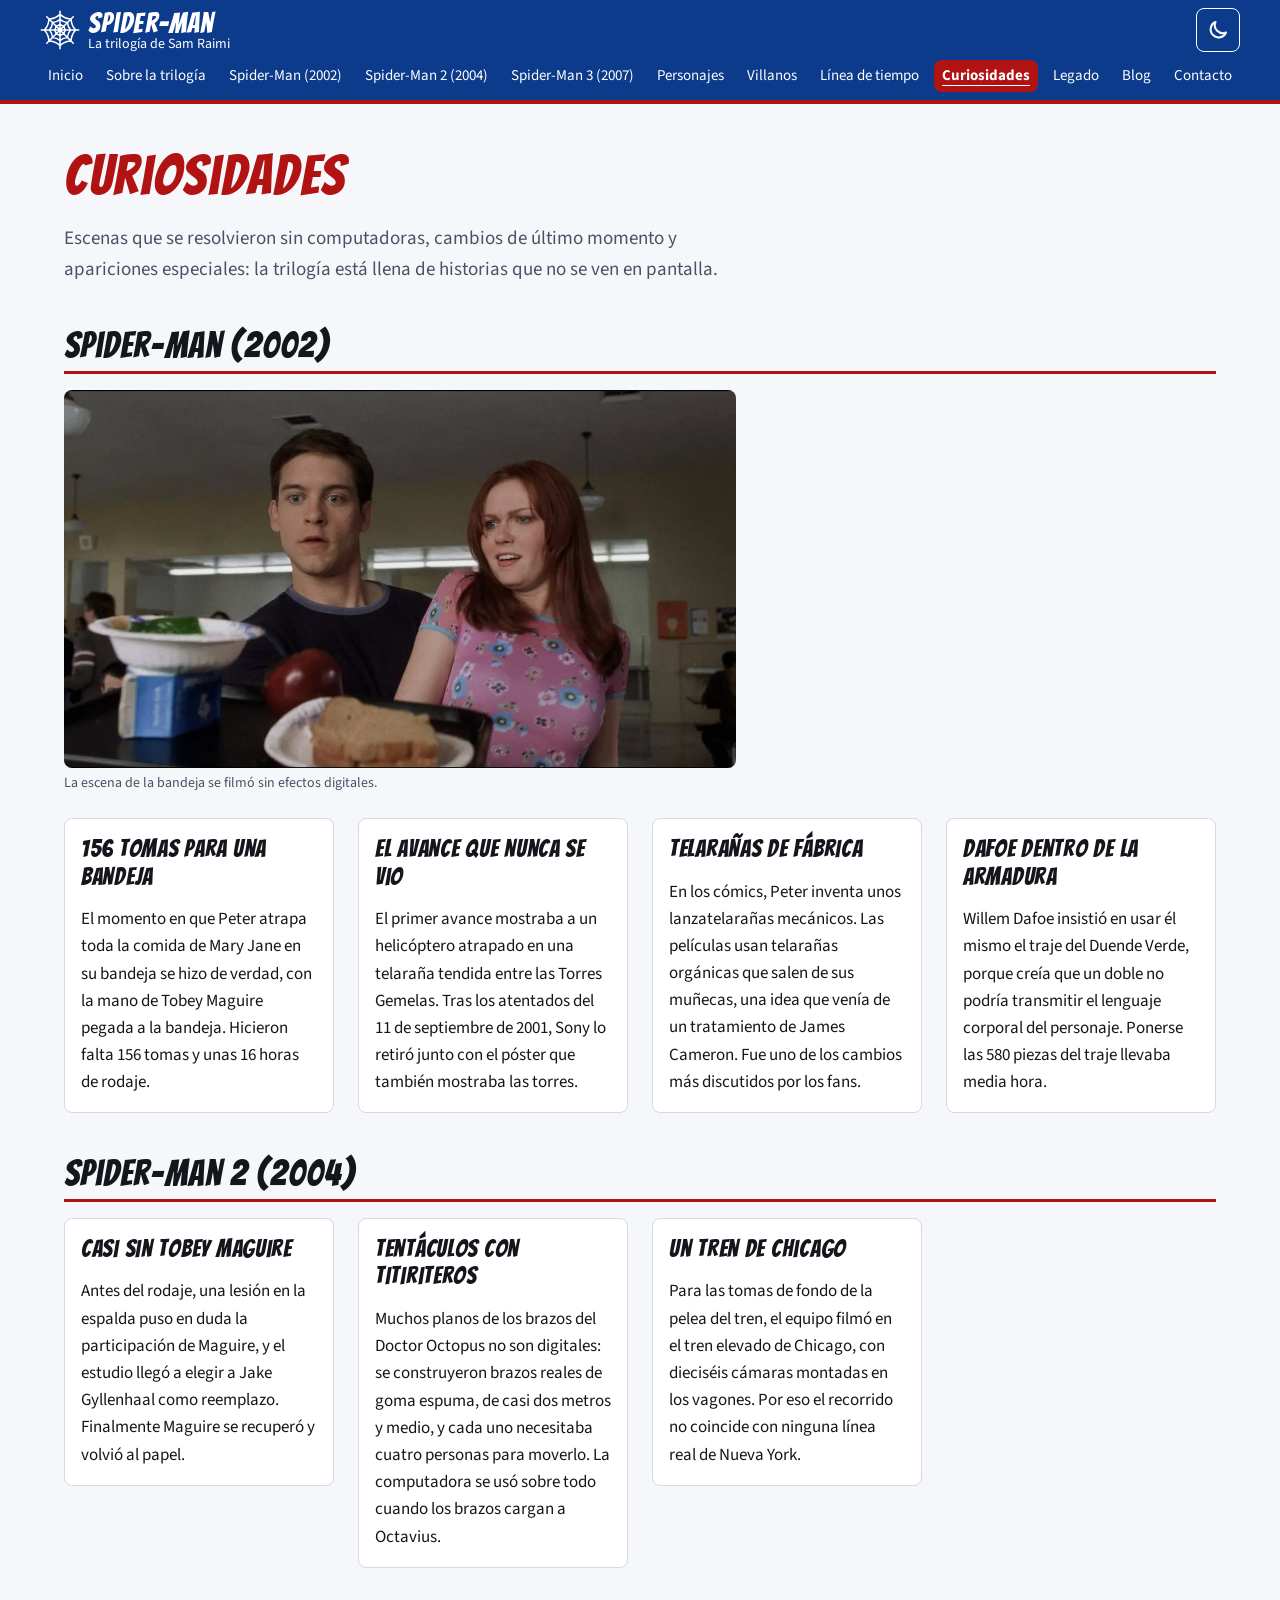
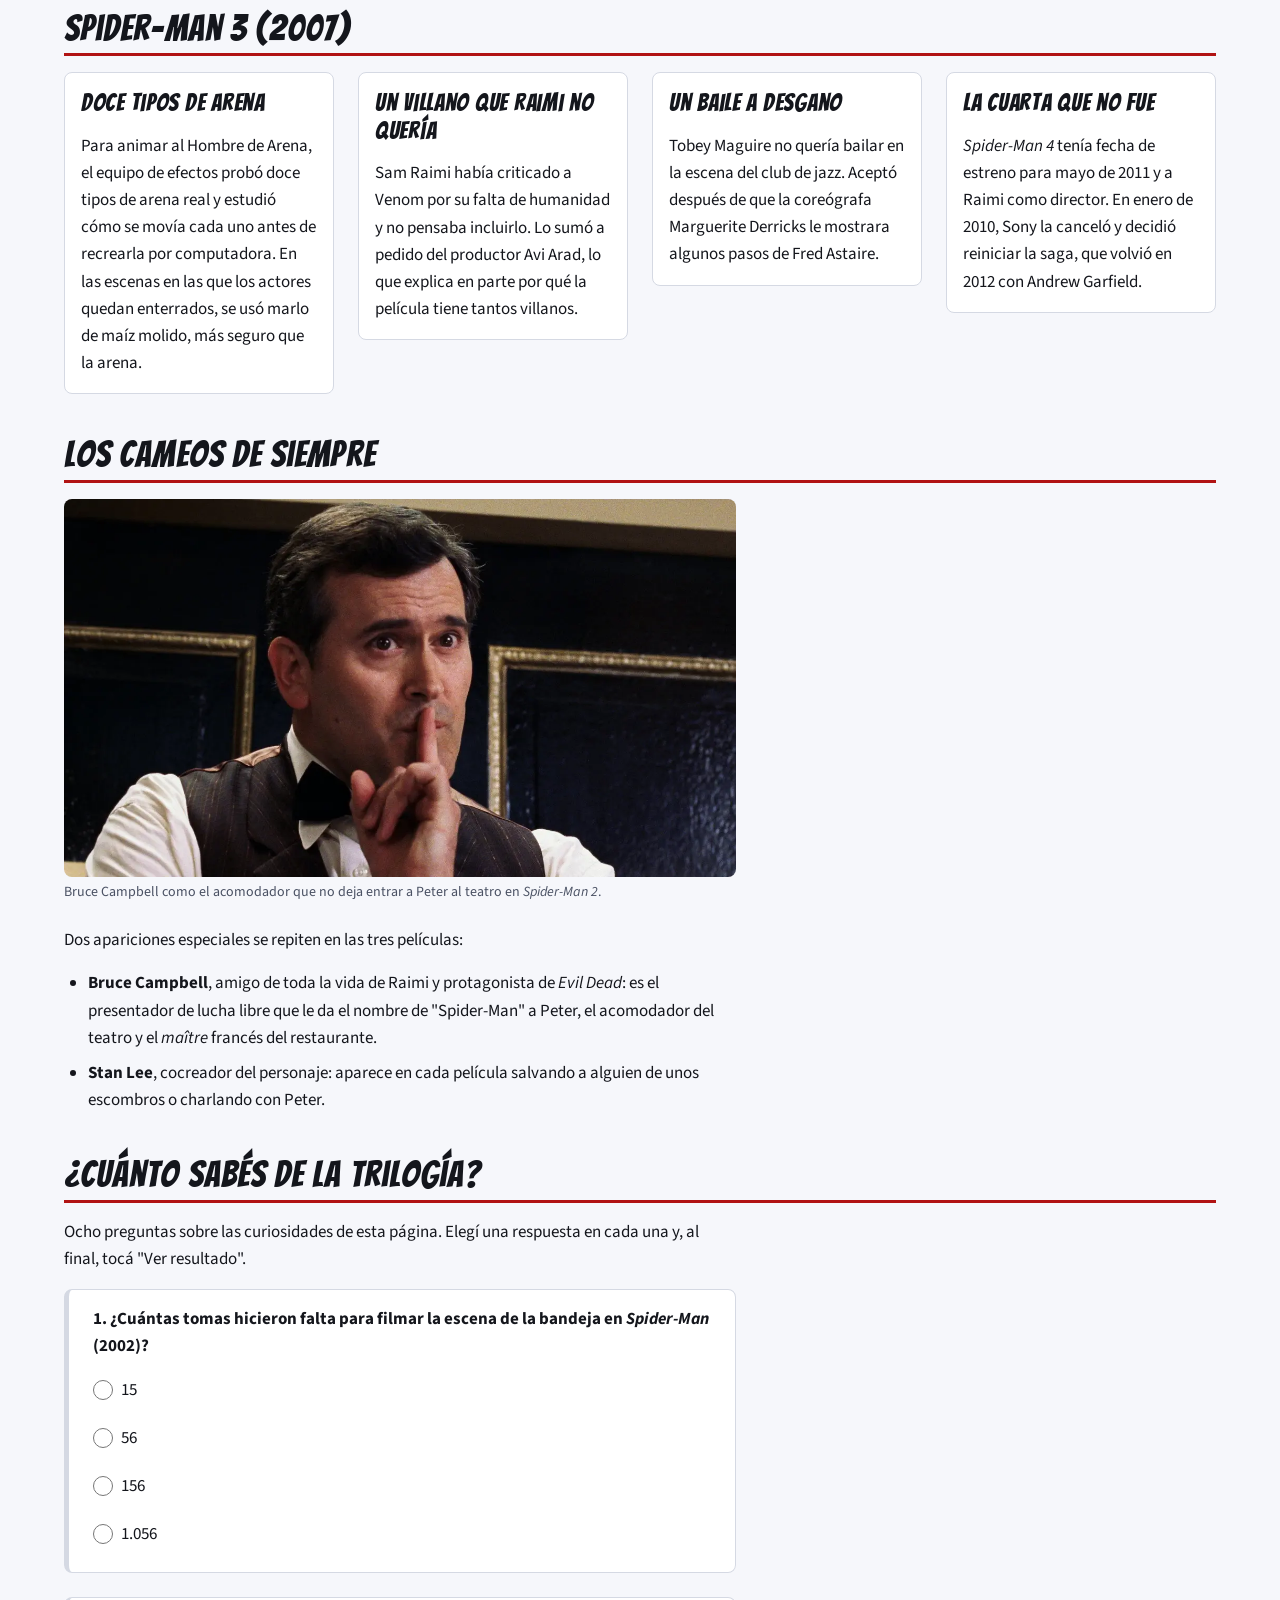
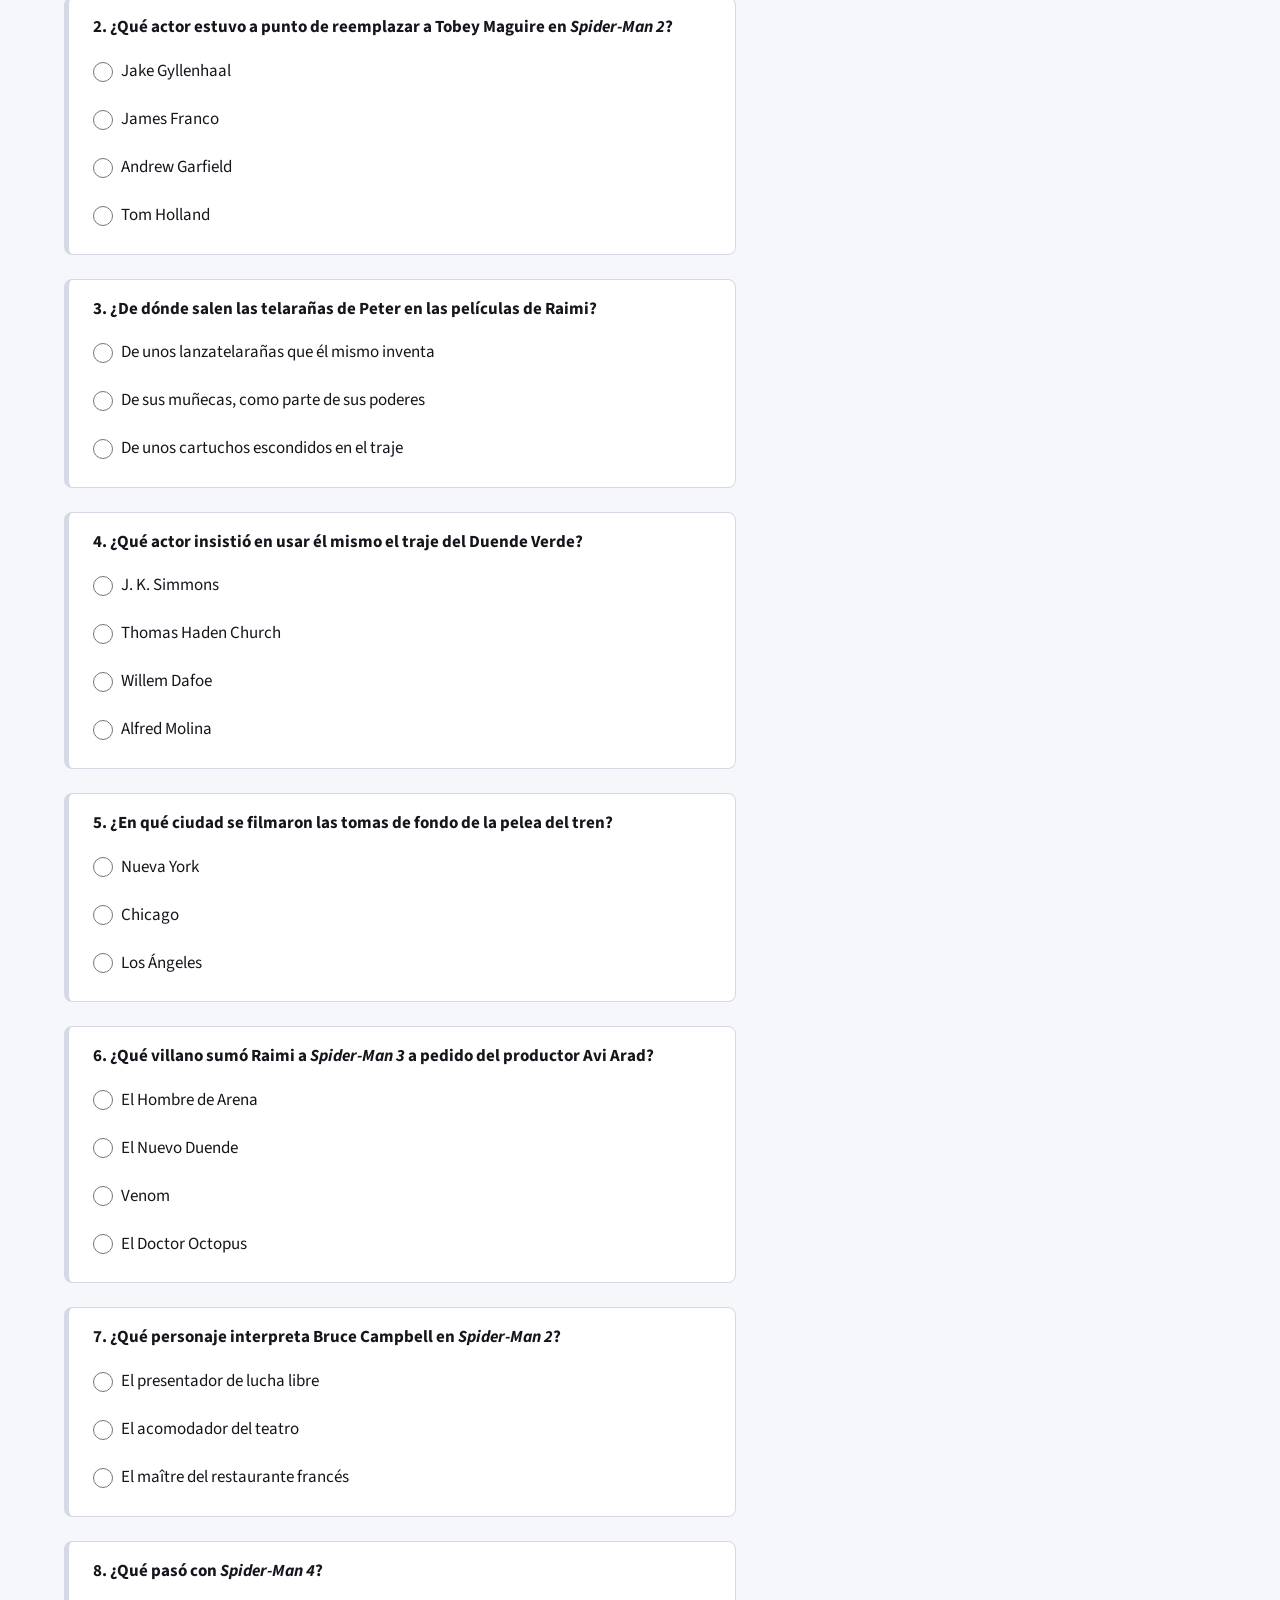
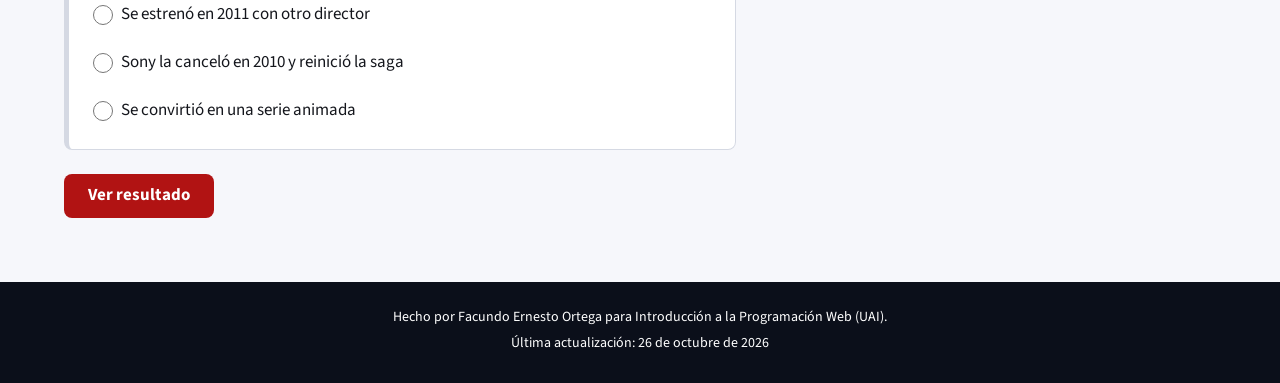
<file: curiosidades.html>
<!DOCTYPE html>
<html lang="es">
<head>
    <!-- ===== Metadatos (bloque replicado en todas las páginas) ===== -->
    <meta charset="UTF-8">
    <meta name="viewport" content="width=device-width, initial-scale=1.0">
    <!-- El idioma lo declara lang="es": el validador W3C marca como obsoleto
         el meta content-language, así que http-equiv se usa para el modo
         de compatibilidad del navegador -->
    <meta http-equiv="X-UA-Compatible" content="IE=edge">

    <!-- Metadatos propios de esta página -->
    <title>Curiosidades | Spider-Man: la trilogía de Sam Raimi</title>
    <meta name="description" content="Datos de producción, anécdotas de rodaje y detalles detrás de escena de la trilogía de Spider-Man de Sam Raimi.">
    <meta name="keywords" content="curiosidades Spider-Man, detrás de escena, producción, rodaje, Sam Raimi, Tobey Maguire">

    <!-- Metadatos comunes del sitio -->
    <meta name="author" content="Facundo Ernesto Ortega">
    <meta name="generator" content="Escrito a mano: HTML, CSS y JavaScript">
    <meta name="application-name" content="Spider-Man Trilogía">
    <meta name="robots" content="index, follow">
    <meta name="googlebot" content="index, follow">
    <meta name="google" content="notranslate">
    <meta name="rating" content="general">
    <meta name="theme-color" content="#b11313" media="(prefers-color-scheme: light)">
    <meta name="theme-color" content="#0b0f1a" media="(prefers-color-scheme: dark)">

    <!-- Open Graph: cómo se ve el enlace al compartirlo en redes -->
    <meta property="og:type" content="website">
    <meta property="og:locale" content="es_AR">
    <meta property="og:site_name" content="Spider-Man: la trilogía de Sam Raimi">
    <meta property="og:title" content="Curiosidades | Spider-Man: la trilogía de Sam Raimi">
    <meta property="og:description" content="Datos de producción, anécdotas de rodaje y detalles detrás de escena de la trilogía de Spider-Man de Sam Raimi.">
    <meta property="og:image" content="https://spiderman-trilogia.sonuserver.com/images/compartir.png">
    <meta property="og:image:alt" content="Título del sitio sobre un fondo azul con una telaraña roja">
    <meta property="og:url" content="https://spiderman-trilogia.sonuserver.com/curiosidades.html">

    <!-- Twitter Cards -->
    <meta name="twitter:card" content="summary_large_image">
    <meta name="twitter:title" content="Curiosidades | Spider-Man: la trilogía de Sam Raimi">
    <meta name="twitter:description" content="Datos de producción, anécdotas de rodaje y detalles detrás de escena de la trilogía de Spider-Man de Sam Raimi.">
    <meta name="twitter:image" content="https://spiderman-trilogia.sonuserver.com/images/compartir.png">

    <!-- Íconos -->
    <link rel="icon" href="favicon.ico" sizes="48x48">
    <link rel="icon" href="favicon.svg" type="image/svg+xml">
    <link rel="apple-touch-icon" href="images/iconos/apple-touch-icon.png">

    <!-- Manifiesto: permite instalar el sitio como app (PWA) -->
    <link rel="manifest" href="manifest.json">

    <!-- Tipografías (Google Fonts) y hoja de estilos -->
    <link rel="preconnect" href="https://fonts.googleapis.com">
    <link rel="preconnect" href="https://fonts.gstatic.com" crossorigin>
    <link rel="stylesheet" href="https://fonts.googleapis.com/css2?family=Bangers&amp;family=Source+Sans+3:ital,wght@0,400;0,700;1,400&amp;display=swap">
    <link rel="stylesheet" href="css/estilos.css">


    <!-- Recursos propios de esta página -->
    <link rel="stylesheet" href="css/quiz.css">
    <script src="js/quiz.js" defer></script>
    <!-- Fin de recursos propios -->

    <!-- Tema: sin defer para aplicar el modo oscuro antes de pintar (ver tema.js) -->
    <script src="js/tema.js"></script>

    <!-- Scripts: defer los ejecuta cuando el DOM ya está cargado -->
    <script src="js/navegacion.js" defer></script>
    <script src="js/volver-arriba.js" defer></script>
</head>
<body>
    <!-- Enlace para saltear la navegación con teclado o lector de pantalla -->
    <a class="saltar-al-contenido" href="#contenido" title="Saltear el menú e ir al contenido">Saltar al contenido principal</a>

    <!-- ===== Encabezado y navegación (bloque replicado en todas las páginas) ===== -->
    <header class="encabezado">
        <a class="marca" href="index.html" title="Volver a la página de inicio">
            <span class="marca__logo" aria-hidden="true"></span>
            <span class="marca__nombre">Spider-Man <span class="marca__detalle">La trilogía de Sam Raimi</span></span>
        </a>

        <!-- Botón de modo oscuro: lo muestra tema.js -->
        <button class="boton-tema" type="button" aria-label="Modo oscuro" aria-pressed="false" title="Cambiar entre modo claro y oscuro" hidden>
            <svg class="boton-tema__luna" viewBox="0 0 24 24" width="24" height="24" aria-hidden="true" focusable="false">
                <path d="M20 14.5A8 8 0 0 1 9.5 4a8 8 0 1 0 10.5 10.5z" fill="none" stroke="currentColor" stroke-width="2" stroke-linejoin="round"/>
            </svg>
            <svg class="boton-tema__sol" viewBox="0 0 24 24" width="24" height="24" aria-hidden="true" focusable="false">
                <circle cx="12" cy="12" r="4" fill="none" stroke="currentColor" stroke-width="2"/>
                <path d="M12 2v2M12 20v2M4.9 4.9l1.4 1.4M17.7 17.7l1.4 1.4M2 12h2M20 12h2M4.9 19.1l1.4-1.4M17.7 6.3l1.4-1.4" fill="none" stroke="currentColor" stroke-width="2" stroke-linecap="round"/>
            </svg>
        </button>

        <!-- Botón del menú en mobile: lo muestra navegacion.js -->
        <button class="boton-menu" type="button" aria-expanded="false" aria-controls="menu-principal" hidden>
            <svg class="boton-menu__icono" viewBox="0 0 24 24" width="24" height="24" aria-hidden="true" focusable="false">
                <path d="M3 6h18M3 12h18M3 18h18" fill="none" stroke="currentColor" stroke-width="2" stroke-linecap="round"/>
            </svg>
            <span class="boton-menu__texto">Menú</span>
        </button>

        <nav class="navegacion" aria-label="Principal">
            <ul class="navegacion__lista" id="menu-principal">
                <li><a href="index.html" title="Ir a la página de inicio">Inicio</a></li>
                <li><a href="sobre-la-trilogia.html" title="Contexto y datos generales de la trilogía">Sobre la trilogía</a></li>
                <li><a href="spider-man-2002.html" title="Ficha técnica, trama y análisis de la primera película">Spider-Man (2002)</a></li>
                <li><a href="spider-man-2-2004.html" title="Ficha técnica, trama y análisis de la segunda película">Spider-Man 2 (2004)</a></li>
                <li><a href="spider-man-3-2007.html" title="Ficha técnica, trama y análisis de la tercera película">Spider-Man 3 (2007)</a></li>
                <li><a href="personajes.html" title="Perfiles de los personajes principales">Personajes</a></li>
                <li><a href="villanos.html" title="Análisis de los villanos de la saga">Villanos</a></li>
                <li><a href="linea-de-tiempo.html" title="Cronología interactiva de la saga">Línea de tiempo</a></li>
                <li><a href="curiosidades.html" title="Datos de producción y detrás de escena" aria-current="page">Curiosidades</a></li>
                <li><a href="legado.html" title="Influencia de la trilogía en el cine de superhéroes">Legado</a></li>
                <li><a href="blog.html" title="Reseñas y artículos de opinión">Blog</a></li>
                <li><a href="contacto.html" title="Formulario para enviar comentarios y consultas">Contacto</a></li>
            </ul>
        </nav>
    </header>

    <!-- ===== Contenido principal (propio de cada página) ===== -->
    <main id="contenido" class="contenido" tabindex="-1">
        <h1>Curiosidades</h1>
        <p class="entradilla">Escenas que se resolvieron sin computadoras, cambios de último momento y apariciones especiales: la trilogía está llena de historias que no se ven en pantalla.</p>

        <section class="seccion" aria-labelledby="titulo-cur-2002">
            <h2 id="titulo-cur-2002">Spider-Man (2002)</h2>
            <figure class="figura">
                <img src="images/peliculas/spider-man-2002-bandeja.webp"
                     srcset="images/peliculas/spider-man-2002-bandeja-640.webp 640w, images/peliculas/spider-man-2002-bandeja.webp 1280w"
                     sizes="(min-width: 72rem) 42rem, 100vw"
                     width="1280" height="720" loading="lazy"
                     alt="Peter, sorprendido, sostiene en el aire la bandeja del almuerzo de Mary Jane, con todo en equilibrio, en el comedor de la escuela">
                <figcaption>La escena de la bandeja se filmó sin efectos digitales.</figcaption>
            </figure>
            <ul class="grilla-tarjetas">
                <li>
                    <article class="tarjeta">
                        <div class="tarjeta__cuerpo">
                            <h3>156 tomas para una bandeja</h3>
                            <p>El momento en que Peter atrapa toda la comida de Mary Jane en su bandeja se hizo de verdad, con la mano de Tobey Maguire pegada a la bandeja. Hicieron falta 156 tomas y unas 16 horas de rodaje.</p>
                        </div>
                    </article>
                </li>
                <li>
                    <article class="tarjeta">
                        <div class="tarjeta__cuerpo">
                            <h3>El avance que nunca se vio</h3>
                            <p>El primer avance mostraba a un helicóptero atrapado en una telaraña tendida entre las Torres Gemelas. Tras los atentados del 11 de septiembre de 2001, Sony lo retiró junto con el póster que también mostraba las torres.</p>
                        </div>
                    </article>
                </li>
                <li>
                    <article class="tarjeta">
                        <div class="tarjeta__cuerpo">
                            <h3>Telarañas de fábrica</h3>
                            <p>En los cómics, Peter inventa unos lanzatelarañas mecánicos. Las películas usan telarañas orgánicas que salen de sus muñecas, una idea que venía de un tratamiento de James Cameron. Fue uno de los cambios más discutidos por los fans.</p>
                        </div>
                    </article>
                </li>
                <li>
                    <article class="tarjeta">
                        <div class="tarjeta__cuerpo">
                            <h3>Dafoe dentro de la armadura</h3>
                            <p>Willem Dafoe insistió en usar él mismo el traje del Duende Verde, porque creía que un doble no podría transmitir el lenguaje corporal del personaje. Ponerse las 580 piezas del traje llevaba media hora.</p>
                        </div>
                    </article>
                </li>
            </ul>
        </section>

        <section class="seccion" aria-labelledby="titulo-cur-2004">
            <h2 id="titulo-cur-2004">Spider-Man 2 (2004)</h2>
            <ul class="grilla-tarjetas">
                <li>
                    <article class="tarjeta">
                        <div class="tarjeta__cuerpo">
                            <h3>Casi sin Tobey Maguire</h3>
                            <p>Antes del rodaje, una lesión en la espalda puso en duda la participación de Maguire, y el estudio llegó a elegir a Jake Gyllenhaal como reemplazo. Finalmente Maguire se recuperó y volvió al papel.</p>
                        </div>
                    </article>
                </li>
                <li>
                    <article class="tarjeta">
                        <div class="tarjeta__cuerpo">
                            <h3>Tentáculos con titiriteros</h3>
                            <p>Muchos planos de los brazos del Doctor Octopus no son digitales: se construyeron brazos reales de goma espuma, de casi dos metros y medio, y cada uno necesitaba cuatro personas para moverlo. La computadora se usó sobre todo cuando los brazos cargan a Octavius.</p>
                        </div>
                    </article>
                </li>
                <li>
                    <article class="tarjeta">
                        <div class="tarjeta__cuerpo">
                            <h3>Un tren de Chicago</h3>
                            <p>Para las tomas de fondo de la pelea del tren, el equipo filmó en el tren elevado de Chicago, con dieciséis cámaras montadas en los vagones. Por eso el recorrido no coincide con ninguna línea real de Nueva York.</p>
                        </div>
                    </article>
                </li>
            </ul>
        </section>

        <section class="seccion" aria-labelledby="titulo-cur-2007">
            <h2 id="titulo-cur-2007">Spider-Man 3 (2007)</h2>
            <ul class="grilla-tarjetas">
                <li>
                    <article class="tarjeta">
                        <div class="tarjeta__cuerpo">
                            <h3>Doce tipos de arena</h3>
                            <p>Para animar al Hombre de Arena, el equipo de efectos probó doce tipos de arena real y estudió cómo se movía cada uno antes de recrearla por computadora. En las escenas en las que los actores quedan enterrados, se usó marlo de maíz molido, más seguro que la arena.</p>
                        </div>
                    </article>
                </li>
                <li>
                    <article class="tarjeta">
                        <div class="tarjeta__cuerpo">
                            <h3>Un villano que Raimi no quería</h3>
                            <p>Sam Raimi había criticado a Venom por su falta de humanidad y no pensaba incluirlo. Lo sumó a pedido del productor Avi Arad, lo que explica en parte por qué la película tiene tantos villanos.</p>
                        </div>
                    </article>
                </li>
                <li>
                    <article class="tarjeta">
                        <div class="tarjeta__cuerpo">
                            <h3>Un baile a desgano</h3>
                            <p>Tobey Maguire no quería bailar en la escena del club de jazz. Aceptó después de que la coreógrafa Marguerite Derricks le mostrara algunos pasos de Fred Astaire.</p>
                        </div>
                    </article>
                </li>
                <li>
                    <article class="tarjeta">
                        <div class="tarjeta__cuerpo">
                            <h3>La cuarta que no fue</h3>
                            <p><em>Spider-Man 4</em> tenía fecha de estreno para mayo de 2011 y a Raimi como director. En enero de 2010, Sony la canceló y decidió reiniciar la saga, que volvió en 2012 con Andrew Garfield.</p>
                        </div>
                    </article>
                </li>
            </ul>
        </section>

        <section class="seccion" aria-labelledby="titulo-cameos">
            <h2 id="titulo-cameos">Los cameos de siempre</h2>
            <figure class="figura">
                <img src="images/peliculas/spider-man-2-2004-bruce-campbell.webp"
                     srcset="images/peliculas/spider-man-2-2004-bruce-campbell-640.webp 640w, images/peliculas/spider-man-2-2004-bruce-campbell.webp 1280w"
                     sizes="(min-width: 72rem) 42rem, 100vw"
                     width="1280" height="720" loading="lazy"
                     alt="Bruce Campbell, vestido de acomodador con chaleco y moño, hace un gesto de silencio con el dedo sobre los labios">
                <figcaption>Bruce Campbell como el acomodador que no deja entrar a Peter al teatro en <cite>Spider-Man 2</cite>.</figcaption>
            </figure>
            <p>Dos apariciones especiales se repiten en las tres películas:</p>
            <ul class="lista-contenido">
                <li><strong>Bruce Campbell</strong>, amigo de toda la vida de Raimi y protagonista de <em>Evil Dead</em>: es el presentador de lucha libre que le da el nombre de "Spider-Man" a Peter, el acomodador del teatro y el <em>maître</em> francés del restaurante.</li>
                <li><strong>Stan Lee</strong>, cocreador del personaje: aparece en cada película salvando a alguien de unos escombros o charlando con Peter.</li>
            </ul>
        </section>
        <!-- Quiz: necesita JavaScript para corregirse, así que quiz.js lo muestra.
             Cada pregunta indica su respuesta en data-correcta -->
        <section class="seccion" id="quiz" aria-labelledby="titulo-quiz" hidden>
            <h2 id="titulo-quiz">¿Cuánto sabés de la trilogía?</h2>
            <p>Ocho preguntas sobre las curiosidades de esta página. Elegí una respuesta en cada una y, al final, tocá "Ver resultado".</p>
            <form class="quiz">
            <fieldset class="quiz__pregunta" data-correcta="c">
                <legend>1. ¿Cuántas tomas hicieron falta para filmar la escena de la bandeja en <cite>Spider-Man</cite> (2002)?</legend>
                <div class="quiz__opciones">
                    <div class="quiz__opcion">
                        <input type="radio" id="quiz-1-a" name="pregunta-1" value="a">
                        <label for="quiz-1-a">15</label>
                    </div>
                    <div class="quiz__opcion">
                        <input type="radio" id="quiz-1-b" name="pregunta-1" value="b">
                        <label for="quiz-1-b">56</label>
                    </div>
                    <div class="quiz__opcion">
                        <input type="radio" id="quiz-1-c" name="pregunta-1" value="c">
                        <label for="quiz-1-c">156</label>
                    </div>
                    <div class="quiz__opcion">
                        <input type="radio" id="quiz-1-d" name="pregunta-1" value="d">
                        <label for="quiz-1-d">1.056</label>
                    </div>
                </div>
                <p class="quiz__correccion" hidden></p>
                <p class="quiz__explicacion" hidden>Fueron 156 tomas y unas 16 horas de rodaje, con la bandeja pegada a la mano de Tobey Maguire.</p>
            </fieldset>
            <fieldset class="quiz__pregunta" data-correcta="a">
                <legend>2. ¿Qué actor estuvo a punto de reemplazar a Tobey Maguire en <cite>Spider-Man 2</cite>?</legend>
                <div class="quiz__opciones">
                    <div class="quiz__opcion">
                        <input type="radio" id="quiz-2-a" name="pregunta-2" value="a">
                        <label for="quiz-2-a">Jake Gyllenhaal</label>
                    </div>
                    <div class="quiz__opcion">
                        <input type="radio" id="quiz-2-b" name="pregunta-2" value="b">
                        <label for="quiz-2-b">James Franco</label>
                    </div>
                    <div class="quiz__opcion">
                        <input type="radio" id="quiz-2-c" name="pregunta-2" value="c">
                        <label for="quiz-2-c">Andrew Garfield</label>
                    </div>
                    <div class="quiz__opcion">
                        <input type="radio" id="quiz-2-d" name="pregunta-2" value="d">
                        <label for="quiz-2-d">Tom Holland</label>
                    </div>
                </div>
                <p class="quiz__correccion" hidden></p>
                <p class="quiz__explicacion" hidden>Una lesión en la espalda puso en duda a Maguire, y el estudio llegó a elegir a Jake Gyllenhaal.</p>
            </fieldset>
            <fieldset class="quiz__pregunta" data-correcta="b">
                <legend>3. ¿De dónde salen las telarañas de Peter en las películas de Raimi?</legend>
                <div class="quiz__opciones">
                    <div class="quiz__opcion">
                        <input type="radio" id="quiz-3-a" name="pregunta-3" value="a">
                        <label for="quiz-3-a">De unos lanzatelarañas que él mismo inventa</label>
                    </div>
                    <div class="quiz__opcion">
                        <input type="radio" id="quiz-3-b" name="pregunta-3" value="b">
                        <label for="quiz-3-b">De sus muñecas, como parte de sus poderes</label>
                    </div>
                    <div class="quiz__opcion">
                        <input type="radio" id="quiz-3-c" name="pregunta-3" value="c">
                        <label for="quiz-3-c">De unos cartuchos escondidos en el traje</label>
                    </div>
                </div>
                <p class="quiz__correccion" hidden></p>
                <p class="quiz__explicacion" hidden>Las telarañas orgánicas venían de un tratamiento de James Cameron y fueron uno de los cambios más discutidos.</p>
            </fieldset>
            <fieldset class="quiz__pregunta" data-correcta="c">
                <legend>4. ¿Qué actor insistió en usar él mismo el traje del Duende Verde?</legend>
                <div class="quiz__opciones">
                    <div class="quiz__opcion">
                        <input type="radio" id="quiz-4-a" name="pregunta-4" value="a">
                        <label for="quiz-4-a">J. K. Simmons</label>
                    </div>
                    <div class="quiz__opcion">
                        <input type="radio" id="quiz-4-b" name="pregunta-4" value="b">
                        <label for="quiz-4-b">Thomas Haden Church</label>
                    </div>
                    <div class="quiz__opcion">
                        <input type="radio" id="quiz-4-c" name="pregunta-4" value="c">
                        <label for="quiz-4-c">Willem Dafoe</label>
                    </div>
                    <div class="quiz__opcion">
                        <input type="radio" id="quiz-4-d" name="pregunta-4" value="d">
                        <label for="quiz-4-d">Alfred Molina</label>
                    </div>
                </div>
                <p class="quiz__correccion" hidden></p>
                <p class="quiz__explicacion" hidden>Willem Dafoe creía que un doble no podría transmitir el lenguaje corporal del personaje.</p>
            </fieldset>
            <fieldset class="quiz__pregunta" data-correcta="b">
                <legend>5. ¿En qué ciudad se filmaron las tomas de fondo de la pelea del tren?</legend>
                <div class="quiz__opciones">
                    <div class="quiz__opcion">
                        <input type="radio" id="quiz-5-a" name="pregunta-5" value="a">
                        <label for="quiz-5-a">Nueva York</label>
                    </div>
                    <div class="quiz__opcion">
                        <input type="radio" id="quiz-5-b" name="pregunta-5" value="b">
                        <label for="quiz-5-b">Chicago</label>
                    </div>
                    <div class="quiz__opcion">
                        <input type="radio" id="quiz-5-c" name="pregunta-5" value="c">
                        <label for="quiz-5-c">Los Ángeles</label>
                    </div>
                </div>
                <p class="quiz__correccion" hidden></p>
                <p class="quiz__explicacion" hidden>Se filmó en el tren elevado de Chicago, con dieciséis cámaras montadas en los vagones.</p>
            </fieldset>
            <fieldset class="quiz__pregunta" data-correcta="c">
                <legend>6. ¿Qué villano sumó Raimi a <cite>Spider-Man 3</cite> a pedido del productor Avi Arad?</legend>
                <div class="quiz__opciones">
                    <div class="quiz__opcion">
                        <input type="radio" id="quiz-6-a" name="pregunta-6" value="a">
                        <label for="quiz-6-a">El Hombre de Arena</label>
                    </div>
                    <div class="quiz__opcion">
                        <input type="radio" id="quiz-6-b" name="pregunta-6" value="b">
                        <label for="quiz-6-b">El Nuevo Duende</label>
                    </div>
                    <div class="quiz__opcion">
                        <input type="radio" id="quiz-6-c" name="pregunta-6" value="c">
                        <label for="quiz-6-c">Venom</label>
                    </div>
                    <div class="quiz__opcion">
                        <input type="radio" id="quiz-6-d" name="pregunta-6" value="d">
                        <label for="quiz-6-d">El Doctor Octopus</label>
                    </div>
                </div>
                <p class="quiz__correccion" hidden></p>
                <p class="quiz__explicacion" hidden>Raimi había criticado a Venom por su falta de humanidad y no pensaba incluirlo.</p>
            </fieldset>
            <fieldset class="quiz__pregunta" data-correcta="b">
                <legend>7. ¿Qué personaje interpreta Bruce Campbell en <cite>Spider-Man 2</cite>?</legend>
                <div class="quiz__opciones">
                    <div class="quiz__opcion">
                        <input type="radio" id="quiz-7-a" name="pregunta-7" value="a">
                        <label for="quiz-7-a">El presentador de lucha libre</label>
                    </div>
                    <div class="quiz__opcion">
                        <input type="radio" id="quiz-7-b" name="pregunta-7" value="b">
                        <label for="quiz-7-b">El acomodador del teatro</label>
                    </div>
                    <div class="quiz__opcion">
                        <input type="radio" id="quiz-7-c" name="pregunta-7" value="c">
                        <label for="quiz-7-c">El <span lang="fr">maître</span> del restaurante francés</label>
                    </div>
                </div>
                <p class="quiz__correccion" hidden></p>
                <p class="quiz__explicacion" hidden>Es el acomodador que no deja entrar a Peter al teatro. El presentador es de la primera película y el <span lang="fr">maître</span>, de la tercera.</p>
            </fieldset>
            <fieldset class="quiz__pregunta" data-correcta="b">
                <legend>8. ¿Qué pasó con <cite>Spider-Man 4</cite>?</legend>
                <div class="quiz__opciones">
                    <div class="quiz__opcion">
                        <input type="radio" id="quiz-8-a" name="pregunta-8" value="a">
                        <label for="quiz-8-a">Se estrenó en 2011 con otro director</label>
                    </div>
                    <div class="quiz__opcion">
                        <input type="radio" id="quiz-8-b" name="pregunta-8" value="b">
                        <label for="quiz-8-b">Sony la canceló en 2010 y reinició la saga</label>
                    </div>
                    <div class="quiz__opcion">
                        <input type="radio" id="quiz-8-c" name="pregunta-8" value="c">
                        <label for="quiz-8-c">Se convirtió en una serie animada</label>
                    </div>
                </div>
                <p class="quiz__correccion" hidden></p>
                <p class="quiz__explicacion" hidden>Tenía fecha para mayo de 2011, pero Sony la canceló y la saga volvió en 2012 con Andrew Garfield.</p>
            </fieldset>
                <div class="quiz__acciones">
                    <button class="boton-accion quiz__boton" type="submit">Ver resultado</button>
                    <button class="quiz__reintentar" type="reset" hidden>Volver a intentar</button>
                </div>
                <p class="quiz__resultado" role="status" tabindex="-1"></p>
            </form>
        </section>
    </main>

    <!-- ===== Pie de página (bloque replicado en todas las páginas) ===== -->
    <footer class="pie">
        <p>Hecho por Facundo Ernesto Ortega para Introducción a la Programación Web (UAI).</p>
        <p>Última actualización: <time datetime="2026-10-26">26 de octubre de 2026</time></p>
    </footer>

    <!-- Botón "volver arriba": volver-arriba.js lo muestra al bajar la página -->
    <button class="volver-arriba" type="button" aria-label="Volver arriba" title="Volver al principio de la página" hidden>
        <svg viewBox="0 0 24 24" width="24" height="24" aria-hidden="true" focusable="false">
            <path d="M12 19V5M5 12l7-7 7 7" fill="none" stroke="currentColor" stroke-width="2" stroke-linecap="round" stroke-linejoin="round"/>
        </svg>
    </button>
</body>
</html>
</file>
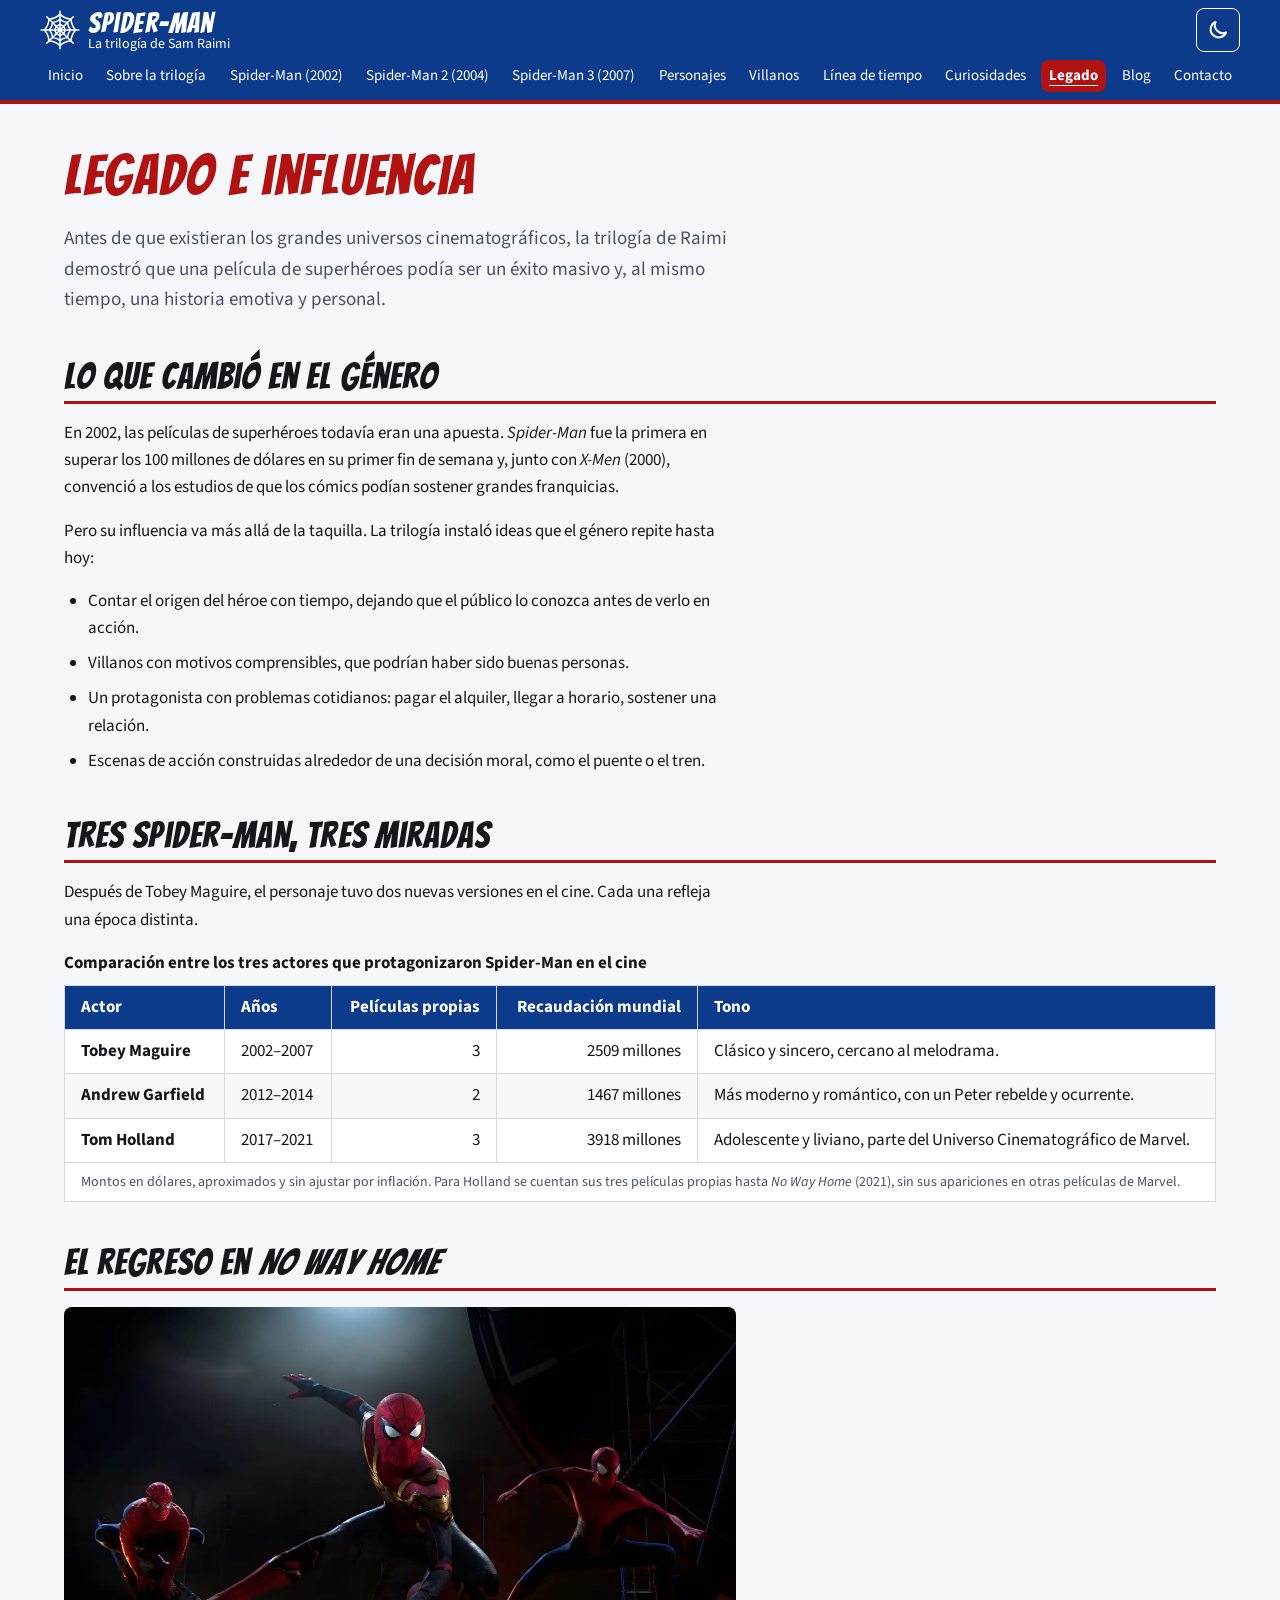
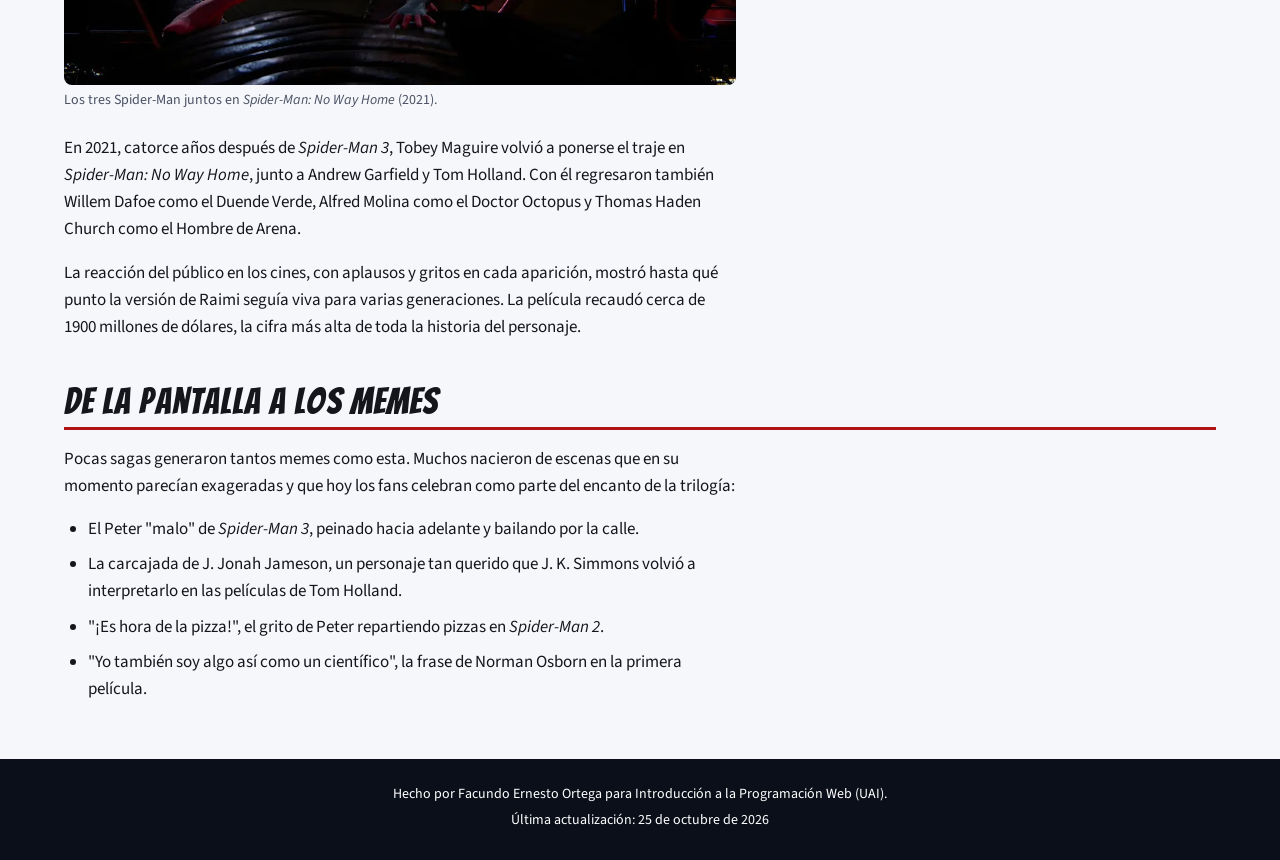
<file: legado.html>
<!DOCTYPE html>
<html lang="es">
<head>
    <!-- ===== Metadatos (bloque replicado en todas las páginas) ===== -->
    <meta charset="UTF-8">
    <meta name="viewport" content="width=device-width, initial-scale=1.0">
    <!-- El idioma lo declara lang="es": el validador W3C marca como obsoleto
         el meta content-language, así que http-equiv se usa para el modo
         de compatibilidad del navegador -->
    <meta http-equiv="X-UA-Compatible" content="IE=edge">

    <!-- Metadatos propios de esta página -->
    <title>Legado e influencia | Spider-Man: la trilogía de Sam Raimi</title>
    <meta name="description" content="El impacto de la trilogía de Spider-Man de Sam Raimi en el cine de superhéroes y su comparación con las versiones de Andrew Garfield y Tom Holland.">
    <meta name="keywords" content="legado Spider-Man, cine de superhéroes, Andrew Garfield, Tom Holland, Tobey Maguire, influencia, Sam Raimi">

    <!-- Metadatos comunes del sitio -->
    <meta name="author" content="Facundo Ernesto Ortega">
    <meta name="generator" content="Escrito a mano: HTML, CSS y JavaScript">
    <meta name="application-name" content="Spider-Man Trilogía">
    <meta name="robots" content="index, follow">
    <meta name="googlebot" content="index, follow">
    <meta name="google" content="notranslate">
    <meta name="rating" content="general">
    <meta name="theme-color" content="#b11313" media="(prefers-color-scheme: light)">
    <meta name="theme-color" content="#0b0f1a" media="(prefers-color-scheme: dark)">

    <!-- Open Graph: cómo se ve el enlace al compartirlo en redes -->
    <meta property="og:type" content="website">
    <meta property="og:locale" content="es_AR">
    <meta property="og:site_name" content="Spider-Man: la trilogía de Sam Raimi">
    <meta property="og:title" content="Legado e influencia | Spider-Man: la trilogía de Sam Raimi">
    <meta property="og:description" content="El impacto de la trilogía de Spider-Man de Sam Raimi en el cine de superhéroes y su comparación con las versiones de Andrew Garfield y Tom Holland.">
    <meta property="og:image" content="https://spiderman-trilogia.sonuserver.com/images/compartir.png">
    <meta property="og:image:alt" content="Título del sitio sobre un fondo azul con una telaraña roja">
    <meta property="og:url" content="https://spiderman-trilogia.sonuserver.com/legado.html">

    <!-- Twitter Cards -->
    <meta name="twitter:card" content="summary_large_image">
    <meta name="twitter:title" content="Legado e influencia | Spider-Man: la trilogía de Sam Raimi">
    <meta name="twitter:description" content="El impacto de la trilogía de Spider-Man de Sam Raimi en el cine de superhéroes y su comparación con las versiones de Andrew Garfield y Tom Holland.">
    <meta name="twitter:image" content="https://spiderman-trilogia.sonuserver.com/images/compartir.png">

    <!-- Íconos -->
    <link rel="icon" href="favicon.ico" sizes="48x48">
    <link rel="icon" href="favicon.svg" type="image/svg+xml">
    <link rel="apple-touch-icon" href="images/iconos/apple-touch-icon.png">

    <!-- Manifiesto: permite instalar el sitio como app (PWA) -->
    <link rel="manifest" href="manifest.json">

    <!-- Tipografías (Google Fonts) y hoja de estilos -->
    <link rel="preconnect" href="https://fonts.googleapis.com">
    <link rel="preconnect" href="https://fonts.gstatic.com" crossorigin>
    <link rel="stylesheet" href="https://fonts.googleapis.com/css2?family=Bangers&amp;family=Source+Sans+3:ital,wght@0,400;0,700;1,400&amp;display=swap">
    <link rel="stylesheet" href="css/estilos.css">


    <!-- Tema: sin defer para aplicar el modo oscuro antes de pintar (ver tema.js) -->
    <script src="js/tema.js"></script>

    <!-- Scripts: defer los ejecuta cuando el DOM ya está cargado -->
    <script src="js/navegacion.js" defer></script>
    <script src="js/volver-arriba.js" defer></script>
</head>
<body>
    <!-- Enlace para saltear la navegación con teclado o lector de pantalla -->
    <a class="saltar-al-contenido" href="#contenido" title="Saltear el menú e ir al contenido">Saltar al contenido principal</a>

    <!-- ===== Encabezado y navegación (bloque replicado en todas las páginas) ===== -->
    <header class="encabezado">
        <a class="marca" href="index.html" title="Volver a la página de inicio">
            <span class="marca__logo" aria-hidden="true"></span>
            <span class="marca__nombre">Spider-Man <span class="marca__detalle">La trilogía de Sam Raimi</span></span>
        </a>

        <!-- Botón de modo oscuro: lo muestra tema.js -->
        <button class="boton-tema" type="button" aria-label="Modo oscuro" aria-pressed="false" title="Cambiar entre modo claro y oscuro" hidden>
            <svg class="boton-tema__luna" viewBox="0 0 24 24" width="24" height="24" aria-hidden="true" focusable="false">
                <path d="M20 14.5A8 8 0 0 1 9.5 4a8 8 0 1 0 10.5 10.5z" fill="none" stroke="currentColor" stroke-width="2" stroke-linejoin="round"/>
            </svg>
            <svg class="boton-tema__sol" viewBox="0 0 24 24" width="24" height="24" aria-hidden="true" focusable="false">
                <circle cx="12" cy="12" r="4" fill="none" stroke="currentColor" stroke-width="2"/>
                <path d="M12 2v2M12 20v2M4.9 4.9l1.4 1.4M17.7 17.7l1.4 1.4M2 12h2M20 12h2M4.9 19.1l1.4-1.4M17.7 6.3l1.4-1.4" fill="none" stroke="currentColor" stroke-width="2" stroke-linecap="round"/>
            </svg>
        </button>

        <!-- Botón del menú en mobile: lo muestra navegacion.js -->
        <button class="boton-menu" type="button" aria-expanded="false" aria-controls="menu-principal" hidden>
            <svg class="boton-menu__icono" viewBox="0 0 24 24" width="24" height="24" aria-hidden="true" focusable="false">
                <path d="M3 6h18M3 12h18M3 18h18" fill="none" stroke="currentColor" stroke-width="2" stroke-linecap="round"/>
            </svg>
            <span class="boton-menu__texto">Menú</span>
        </button>

        <nav class="navegacion" aria-label="Principal">
            <ul class="navegacion__lista" id="menu-principal">
                <li><a href="index.html" title="Ir a la página de inicio">Inicio</a></li>
                <li><a href="sobre-la-trilogia.html" title="Contexto y datos generales de la trilogía">Sobre la trilogía</a></li>
                <li><a href="spider-man-2002.html" title="Ficha técnica, trama y análisis de la primera película">Spider-Man (2002)</a></li>
                <li><a href="spider-man-2-2004.html" title="Ficha técnica, trama y análisis de la segunda película">Spider-Man 2 (2004)</a></li>
                <li><a href="spider-man-3-2007.html" title="Ficha técnica, trama y análisis de la tercera película">Spider-Man 3 (2007)</a></li>
                <li><a href="personajes.html" title="Perfiles de los personajes principales">Personajes</a></li>
                <li><a href="villanos.html" title="Análisis de los villanos de la saga">Villanos</a></li>
                <li><a href="linea-de-tiempo.html" title="Cronología interactiva de la saga">Línea de tiempo</a></li>
                <li><a href="curiosidades.html" title="Datos de producción y detrás de escena">Curiosidades</a></li>
                <li><a href="legado.html" title="Influencia de la trilogía en el cine de superhéroes" aria-current="page">Legado</a></li>
                <li><a href="blog.html" title="Reseñas y artículos de opinión">Blog</a></li>
                <li><a href="contacto.html" title="Formulario para enviar comentarios y consultas">Contacto</a></li>
            </ul>
        </nav>
    </header>

    <!-- ===== Contenido principal (propio de cada página) ===== -->
    <main id="contenido" class="contenido" tabindex="-1">
        <h1>Legado e influencia</h1>
        <p class="entradilla">Antes de que existieran los grandes universos cinematográficos, la trilogía de Raimi demostró que una película de superhéroes podía ser un éxito masivo y, al mismo tiempo, una historia emotiva y personal.</p>

        <section class="seccion" aria-labelledby="titulo-genero">
            <h2 id="titulo-genero">Lo que cambió en el género</h2>
            <p>En 2002, las películas de superhéroes todavía eran una apuesta. <em>Spider-Man</em> fue la primera en superar los 100 millones de dólares en su primer fin de semana y, junto con <em>X-Men</em> (2000), convenció a los estudios de que los cómics podían sostener grandes franquicias.</p>
            <p>Pero su influencia va más allá de la taquilla. La trilogía instaló ideas que el género repite hasta hoy:</p>
            <ul class="lista-contenido">
                <li>Contar el origen del héroe con tiempo, dejando que el público lo conozca antes de verlo en acción.</li>
                <li>Villanos con motivos comprensibles, que podrían haber sido buenas personas.</li>
                <li>Un protagonista con problemas cotidianos: pagar el alquiler, llegar a horario, sostener una relación.</li>
                <li>Escenas de acción construidas alrededor de una decisión moral, como el puente o el tren.</li>
            </ul>
        </section>

        <section class="seccion" aria-labelledby="titulo-comparacion">
            <h2 id="titulo-comparacion">Tres Spider-Man, tres miradas</h2>
            <p>Después de Tobey Maguire, el personaje tuvo dos nuevas versiones en el cine. Cada una refleja una época distinta.</p>
            <div class="tabla-contenedor" role="region" aria-labelledby="titulo-tabla-comparacion" tabindex="0">
                <table class="tabla">
                    <caption id="titulo-tabla-comparacion">Comparación entre los tres actores que protagonizaron Spider-Man en el cine</caption>
                    <thead>
                        <tr>
                            <th scope="col">Actor</th>
                            <th scope="col">Años</th>
                            <th scope="col" class="numero">Películas propias</th>
                            <th scope="col" class="numero">Recaudación mundial</th>
                            <th scope="col">Tono</th>
                        </tr>
                    </thead>
                    <tbody>
                        <tr>
                            <th scope="row">Tobey Maguire</th>
                            <td>2002–2007</td>
                            <td class="numero">3</td>
                            <td class="numero">2509 millones</td>
                            <td>Clásico y sincero, cercano al melodrama.</td>
                        </tr>
                        <tr>
                            <th scope="row">Andrew Garfield</th>
                            <td>2012–2014</td>
                            <td class="numero">2</td>
                            <td class="numero">1467 millones</td>
                            <td>Más moderno y romántico, con un Peter rebelde y ocurrente.</td>
                        </tr>
                        <tr>
                            <th scope="row">Tom Holland</th>
                            <td>2017–2021</td>
                            <td class="numero">3</td>
                            <td class="numero">3918 millones</td>
                            <td>Adolescente y liviano, parte del Universo Cinematográfico de Marvel.</td>
                        </tr>
                    </tbody>
                    <tfoot>
                        <tr>
                            <td class="tabla__nota" colspan="5">Montos en dólares, aproximados y sin ajustar por inflación. Para Holland se cuentan sus tres películas propias hasta <cite>No Way Home</cite> (2021), sin sus apariciones en otras películas de Marvel.</td>
                        </tr>
                    </tfoot>
                </table>
            </div>
        </section>

        <section class="seccion" aria-labelledby="titulo-regreso">
            <h2 id="titulo-regreso">El regreso en <cite>No Way Home</cite></h2>
            <figure class="figura">
                <img src="images/legado/tres-spider-man.webp"
                     srcset="images/legado/tres-spider-man-640.webp 640w, images/legado/tres-spider-man.webp 1280w"
                     sizes="(min-width: 72rem) 42rem, 100vw"
                     width="1280" height="720" loading="lazy"
                     alt="Los tres Spider-Man, cada uno con su traje, saltan juntos al ataque en un escenario oscuro">
                <figcaption>Los tres Spider-Man juntos en <cite>Spider-Man: No Way Home</cite> (2021).</figcaption>
            </figure>
            <p>En 2021, catorce años después de <em>Spider-Man 3</em>, Tobey Maguire volvió a ponerse el traje en <em>Spider-Man: No Way Home</em>, junto a Andrew Garfield y Tom Holland. Con él regresaron también Willem Dafoe como el Duende Verde, Alfred Molina como el Doctor Octopus y Thomas Haden Church como el Hombre de Arena.</p>
            <p>La reacción del público en los cines, con aplausos y gritos en cada aparición, mostró hasta qué punto la versión de Raimi seguía viva para varias generaciones. La película recaudó cerca de 1900 millones de dólares, la cifra más alta de toda la historia del personaje.</p>
        </section>

        <section class="seccion" aria-labelledby="titulo-memes">
            <h2 id="titulo-memes">De la pantalla a los memes</h2>
            <p>Pocas sagas generaron tantos memes como esta. Muchos nacieron de escenas que en su momento parecían exageradas y que hoy los fans celebran como parte del encanto de la trilogía:</p>
            <ul class="lista-contenido">
                <li>El Peter "malo" de <em>Spider-Man 3</em>, peinado hacia adelante y bailando por la calle.</li>
                <li>La carcajada de J. Jonah Jameson, un personaje tan querido que J. K. Simmons volvió a interpretarlo en las películas de Tom Holland.</li>
                <li>"¡Es hora de la pizza!", el grito de Peter repartiendo pizzas en <em>Spider-Man 2</em>.</li>
                <li>"Yo también soy algo así como un científico", la frase de Norman Osborn en la primera película.</li>
            </ul>
        </section>
    </main>

    <!-- ===== Pie de página (bloque replicado en todas las páginas) ===== -->
    <footer class="pie">
        <p>Hecho por Facundo Ernesto Ortega para Introducción a la Programación Web (UAI).</p>
        <p>Última actualización: <time datetime="2026-10-25">25 de octubre de 2026</time></p>
    </footer>

    <!-- Botón "volver arriba": volver-arriba.js lo muestra al bajar la página -->
    <button class="volver-arriba" type="button" aria-label="Volver arriba" title="Volver al principio de la página" hidden>
        <svg viewBox="0 0 24 24" width="24" height="24" aria-hidden="true" focusable="false">
            <path d="M12 19V5M5 12l7-7 7 7" fill="none" stroke="currentColor" stroke-width="2" stroke-linecap="round" stroke-linejoin="round"/>
        </svg>
    </button>
</body>
</html>
</file>
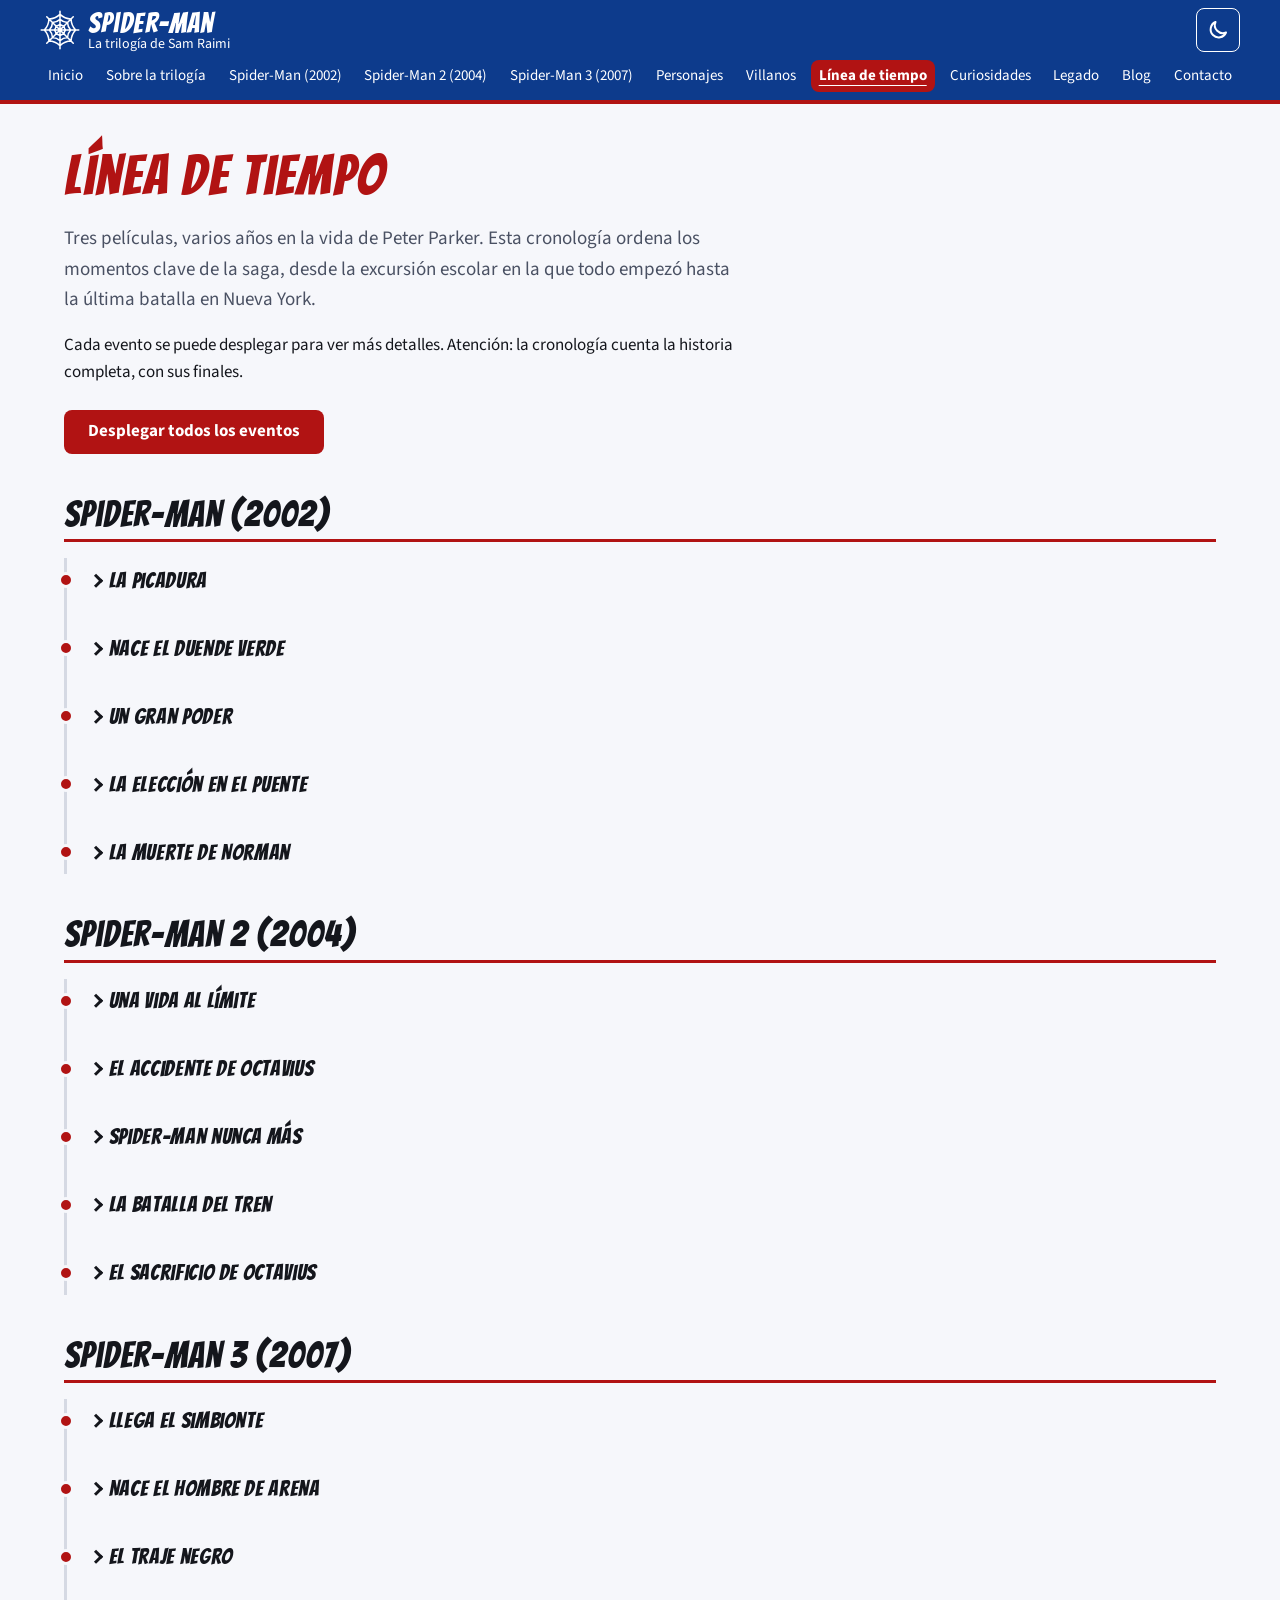
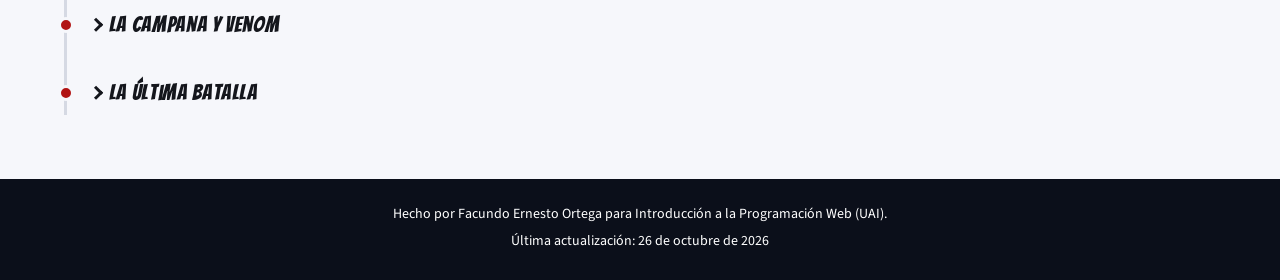
<file: linea-de-tiempo.html>
<!DOCTYPE html>
<html lang="es">
<head>
    <!-- ===== Metadatos (bloque replicado en todas las páginas) ===== -->
    <meta charset="UTF-8">
    <meta name="viewport" content="width=device-width, initial-scale=1.0">
    <!-- El idioma lo declara lang="es": el validador W3C marca como obsoleto
         el meta content-language, así que http-equiv se usa para el modo
         de compatibilidad del navegador -->
    <meta http-equiv="X-UA-Compatible" content="IE=edge">

    <!-- Metadatos propios de esta página -->
    <title>Línea de tiempo | Spider-Man: la trilogía de Sam Raimi</title>
    <meta name="description" content="Cronología de los hechos de la trilogía de Spider-Man de Sam Raimi, desde la picadura de la araña hasta el desenlace de Spider-Man 3.">
    <meta name="keywords" content="línea de tiempo Spider-Man, cronología, trilogía Sam Raimi, eventos de la saga">

    <!-- Metadatos comunes del sitio -->
    <meta name="author" content="Facundo Ernesto Ortega">
    <meta name="generator" content="Escrito a mano: HTML, CSS y JavaScript">
    <meta name="application-name" content="Spider-Man Trilogía">
    <meta name="robots" content="index, follow">
    <meta name="googlebot" content="index, follow">
    <meta name="google" content="notranslate">
    <meta name="rating" content="general">
    <meta name="theme-color" content="#b11313" media="(prefers-color-scheme: light)">
    <meta name="theme-color" content="#0b0f1a" media="(prefers-color-scheme: dark)">

    <!-- Open Graph: cómo se ve el enlace al compartirlo en redes -->
    <meta property="og:type" content="website">
    <meta property="og:locale" content="es_AR">
    <meta property="og:site_name" content="Spider-Man: la trilogía de Sam Raimi">
    <meta property="og:title" content="Línea de tiempo | Spider-Man: la trilogía de Sam Raimi">
    <meta property="og:description" content="Cronología de los hechos de la trilogía de Spider-Man de Sam Raimi, desde la picadura de la araña hasta el desenlace de Spider-Man 3.">
    <meta property="og:image" content="https://spiderman-trilogia.sonuserver.com/images/compartir.png">
    <meta property="og:image:alt" content="Título del sitio sobre un fondo azul con una telaraña roja">
    <meta property="og:url" content="https://spiderman-trilogia.sonuserver.com/linea-de-tiempo.html">

    <!-- Twitter Cards -->
    <meta name="twitter:card" content="summary_large_image">
    <meta name="twitter:title" content="Línea de tiempo | Spider-Man: la trilogía de Sam Raimi">
    <meta name="twitter:description" content="Cronología de los hechos de la trilogía de Spider-Man de Sam Raimi, desde la picadura de la araña hasta el desenlace de Spider-Man 3.">
    <meta name="twitter:image" content="https://spiderman-trilogia.sonuserver.com/images/compartir.png">

    <!-- Íconos -->
    <link rel="icon" href="favicon.ico" sizes="48x48">
    <link rel="icon" href="favicon.svg" type="image/svg+xml">
    <link rel="apple-touch-icon" href="images/iconos/apple-touch-icon.png">

    <!-- Manifiesto: permite instalar el sitio como app (PWA) -->
    <link rel="manifest" href="manifest.json">

    <!-- Tipografías (Google Fonts) y hoja de estilos -->
    <link rel="preconnect" href="https://fonts.googleapis.com">
    <link rel="preconnect" href="https://fonts.gstatic.com" crossorigin>
    <link rel="stylesheet" href="https://fonts.googleapis.com/css2?family=Bangers&amp;family=Source+Sans+3:ital,wght@0,400;0,700;1,400&amp;display=swap">
    <link rel="stylesheet" href="css/estilos.css">


    <!-- Recursos propios de esta página -->
    <link rel="stylesheet" href="css/linea-de-tiempo.css">
    <script src="js/linea-de-tiempo.js" defer></script>
    <!-- Fin de recursos propios -->

    <!-- Tema: sin defer para aplicar el modo oscuro antes de pintar (ver tema.js) -->
    <script src="js/tema.js"></script>

    <!-- Scripts: defer los ejecuta cuando el DOM ya está cargado -->
    <script src="js/navegacion.js" defer></script>
    <script src="js/volver-arriba.js" defer></script>
</head>
<body>
    <!-- Enlace para saltear la navegación con teclado o lector de pantalla -->
    <a class="saltar-al-contenido" href="#contenido" title="Saltear el menú e ir al contenido">Saltar al contenido principal</a>

    <!-- ===== Encabezado y navegación (bloque replicado en todas las páginas) ===== -->
    <header class="encabezado">
        <a class="marca" href="index.html" title="Volver a la página de inicio">
            <span class="marca__logo" aria-hidden="true"></span>
            <span class="marca__nombre">Spider-Man <span class="marca__detalle">La trilogía de Sam Raimi</span></span>
        </a>

        <!-- Botón de modo oscuro: lo muestra tema.js -->
        <button class="boton-tema" type="button" aria-label="Modo oscuro" aria-pressed="false" title="Cambiar entre modo claro y oscuro" hidden>
            <svg class="boton-tema__luna" viewBox="0 0 24 24" width="24" height="24" aria-hidden="true" focusable="false">
                <path d="M20 14.5A8 8 0 0 1 9.5 4a8 8 0 1 0 10.5 10.5z" fill="none" stroke="currentColor" stroke-width="2" stroke-linejoin="round"/>
            </svg>
            <svg class="boton-tema__sol" viewBox="0 0 24 24" width="24" height="24" aria-hidden="true" focusable="false">
                <circle cx="12" cy="12" r="4" fill="none" stroke="currentColor" stroke-width="2"/>
                <path d="M12 2v2M12 20v2M4.9 4.9l1.4 1.4M17.7 17.7l1.4 1.4M2 12h2M20 12h2M4.9 19.1l1.4-1.4M17.7 6.3l1.4-1.4" fill="none" stroke="currentColor" stroke-width="2" stroke-linecap="round"/>
            </svg>
        </button>

        <!-- Botón del menú en mobile: lo muestra navegacion.js -->
        <button class="boton-menu" type="button" aria-expanded="false" aria-controls="menu-principal" hidden>
            <svg class="boton-menu__icono" viewBox="0 0 24 24" width="24" height="24" aria-hidden="true" focusable="false">
                <path d="M3 6h18M3 12h18M3 18h18" fill="none" stroke="currentColor" stroke-width="2" stroke-linecap="round"/>
            </svg>
            <span class="boton-menu__texto">Menú</span>
        </button>

        <nav class="navegacion" aria-label="Principal">
            <ul class="navegacion__lista" id="menu-principal">
                <li><a href="index.html" title="Ir a la página de inicio">Inicio</a></li>
                <li><a href="sobre-la-trilogia.html" title="Contexto y datos generales de la trilogía">Sobre la trilogía</a></li>
                <li><a href="spider-man-2002.html" title="Ficha técnica, trama y análisis de la primera película">Spider-Man (2002)</a></li>
                <li><a href="spider-man-2-2004.html" title="Ficha técnica, trama y análisis de la segunda película">Spider-Man 2 (2004)</a></li>
                <li><a href="spider-man-3-2007.html" title="Ficha técnica, trama y análisis de la tercera película">Spider-Man 3 (2007)</a></li>
                <li><a href="personajes.html" title="Perfiles de los personajes principales">Personajes</a></li>
                <li><a href="villanos.html" title="Análisis de los villanos de la saga">Villanos</a></li>
                <li><a href="linea-de-tiempo.html" title="Cronología interactiva de la saga" aria-current="page">Línea de tiempo</a></li>
                <li><a href="curiosidades.html" title="Datos de producción y detrás de escena">Curiosidades</a></li>
                <li><a href="legado.html" title="Influencia de la trilogía en el cine de superhéroes">Legado</a></li>
                <li><a href="blog.html" title="Reseñas y artículos de opinión">Blog</a></li>
                <li><a href="contacto.html" title="Formulario para enviar comentarios y consultas">Contacto</a></li>
            </ul>
        </nav>
    </header>

    <!-- ===== Contenido principal (propio de cada página) ===== -->
    <main id="contenido" class="contenido" tabindex="-1">
        <h1>Línea de tiempo</h1>
        <p class="entradilla">Tres películas, varios años en la vida de Peter Parker. Esta cronología ordena los momentos clave de la saga, desde la excursión escolar en la que todo empezó hasta la última batalla en Nueva York.</p>
        <p>Cada evento se puede desplegar para ver más detalles. Atención: la cronología cuenta la historia completa, con sus finales.</p>

        <!-- Botón para desplegar o plegar todos los eventos: lo muestra linea-de-tiempo.js -->
        <button class="boton-accion linea-tiempo__control" type="button" hidden>Desplegar todos los eventos</button>

        <!-- Cada evento tiene un título (h3) y un detalle; linea-de-tiempo.js los convierte en acordeón -->
        <section class="seccion" aria-labelledby="titulo-2002">
            <h2 id="titulo-2002">Spider-Man (2002)</h2>
            <ol class="linea-tiempo">
                <li class="evento">
                    <h3>La picadura</h3>
                    <div class="evento__detalle">
                        <p>Durante una excursión escolar a un laboratorio de genética, una araña modificada pica a Peter en la mano. Esa misma noche cae enfermo y despierta con un cuerpo distinto.</p>
                    </div>
                </li>
                <li class="evento">
                    <h3>Nace el Duende Verde</h3>
                    <div class="evento__detalle">
                        <p>Presionado para no perder un contrato militar, Norman Osborn prueba en sí mismo un suero experimental. Gana una fuerza enorme, pero también una segunda personalidad violenta.</p>
                    </div>
                </li>
                <li class="evento">
                    <h3>Un gran poder</h3>
                    <div class="evento__detalle">
                        <p>Peter usa sus poderes para ganar dinero en un torneo de lucha libre. Al salir deja escapar a un ladrón que, minutos después, mata al tío Ben. Movido por la culpa, decide convertirse en Spider-Man.</p>
                    </div>
                </li>
                <li class="evento">
                    <h3>La elección en el puente</h3>
                    <div class="evento__detalle">
                        <p>El Duende Verde obliga a Spider-Man a elegir entre salvar a Mary Jane o a un teleférico lleno de chicos. Con la ayuda de los neoyorquinos que le arrojan objetos al villano, logra salvar a todos.</p>
                    </div>
                </li>
                <li class="evento">
                    <h3>La muerte de Norman</h3>
                    <div class="evento__detalle">
                        <p>Norman muere atravesado por su propio planeador. Harry, que no sabe la verdad, culpa a Spider-Man. En el funeral, Peter rechaza a Mary Jane para mantenerla a salvo.</p>
                    </div>
                </li>
            </ol>
        </section>

        <section class="seccion" aria-labelledby="titulo-2004">
            <h2 id="titulo-2004">Spider-Man 2 (2004)</h2>
            <ol class="linea-tiempo">
                <li class="evento">
                    <h3>Una vida al límite</h3>
                    <div class="evento__detalle">
                        <p>Dos años después, Peter no da abasto: pierde trabajos, se atrasa en la universidad y se aleja de Mary Jane, que ahora es actriz y está comprometida con John Jameson.</p>
                    </div>
                </li>
                <li class="evento">
                    <h3>El accidente de Octavius</h3>
                    <div class="evento__detalle">
                        <p>La demostración del reactor de fusión de Otto Octavius sale mal. Su esposa muere y sus brazos mecánicos quedan fusionados a su cuerpo, controlando cada vez más sus decisiones.</p>
                    </div>
                </li>
                <li class="evento">
                    <h3>Spider-Man nunca más</h3>
                    <div class="evento__detalle">
                        <p>Agotado y sin poderes, Peter tira el traje a la basura y prueba vivir como cualquier otro. Su vida mejora, pero la ciudad empieza a extrañar a su héroe.</p>
                    </div>
                </li>
                <li class="evento">
                    <h3>La batalla del tren</h3>
                    <div class="evento__detalle">
                        <p>Con sus poderes recuperados, Spider-Man detiene con su cuerpo un tren sin frenos. Los pasajeros lo rescatan, ven su cara y prometen guardar el secreto, pero el Doctor Octopus lo captura y se lo entrega a Harry.</p>
                    </div>
                </li>
                <li class="evento">
                    <h3>El sacrificio de Octavius</h3>
                    <div class="evento__detalle">
                        <p>En el reactor, Peter convence a Octavius de recuperar el control. El científico hunde su máquina en el río y muere con ella. Mary Jane descubre la identidad de Peter y, el día de su boda, lo elige a él.</p>
                    </div>
                </li>
            </ol>
        </section>

        <section class="seccion" aria-labelledby="titulo-2007">
            <h2 id="titulo-2007">Spider-Man 3 (2007)</h2>
            <ol class="linea-tiempo">
                <li class="evento">
                    <h3>Llega el simbionte</h3>
                    <div class="evento__detalle">
                        <p>Un pequeño meteorito cae cerca de Peter y Mary Jane en el parque. Sin que se den cuenta, una sustancia negra y viva se pega a la moto de Peter y lo sigue hasta su casa.</p>
                    </div>
                </li>
                <li class="evento">
                    <h3>Nace el Hombre de Arena</h3>
                    <div class="evento__detalle">
                        <p>Flint Marko, un preso fugado, cae en un experimento y su cuerpo se fusiona con la arena. La policía le revela a Peter que fue Marko, y no el ladrón que él dejó escapar, quien mató al tío Ben.</p>
                    </div>
                </li>
                <li class="evento">
                    <h3>El traje negro</h3>
                    <div class="evento__detalle">
                        <p>El simbionte cubre el traje de Spider-Man. Peter se vuelve más fuerte, pero también arrogante y vengativo: enfrenta a Marko con crueldad, lastima a Harry y a Mary Jane, y arruina la carrera de Eddie Brock.</p>
                    </div>
                </li>
                <li class="evento">
                    <h3>La campana y Venom</h3>
                    <div class="evento__detalle">
                        <p>En el campanario de una iglesia, Peter descubre que el sonido debilita al simbionte y logra arrancárselo. La criatura cae sobre Eddie Brock, que estaba rezando para que Peter muriera, y nace Venom.</p>
                    </div>
                </li>
                <li class="evento">
                    <h3>La última batalla</h3>
                    <div class="evento__detalle">
                        <p>Venom y el Hombre de Arena secuestran a Mary Jane. Harry se suma a Peter para rescatarla y muere protegiéndolo. Marko explica que la muerte de Ben fue un accidente, y Peter lo perdona.</p>
                    </div>
                </li>
            </ol>
        </section>
    </main>

    <!-- ===== Pie de página (bloque replicado en todas las páginas) ===== -->
    <footer class="pie">
        <p>Hecho por Facundo Ernesto Ortega para Introducción a la Programación Web (UAI).</p>
        <p>Última actualización: <time datetime="2026-10-26">26 de octubre de 2026</time></p>
    </footer>

    <!-- Botón "volver arriba": volver-arriba.js lo muestra al bajar la página -->
    <button class="volver-arriba" type="button" aria-label="Volver arriba" title="Volver al principio de la página" hidden>
        <svg viewBox="0 0 24 24" width="24" height="24" aria-hidden="true" focusable="false">
            <path d="M12 19V5M5 12l7-7 7 7" fill="none" stroke="currentColor" stroke-width="2" stroke-linecap="round" stroke-linejoin="round"/>
        </svg>
    </button>
</body>
</html>
</file>
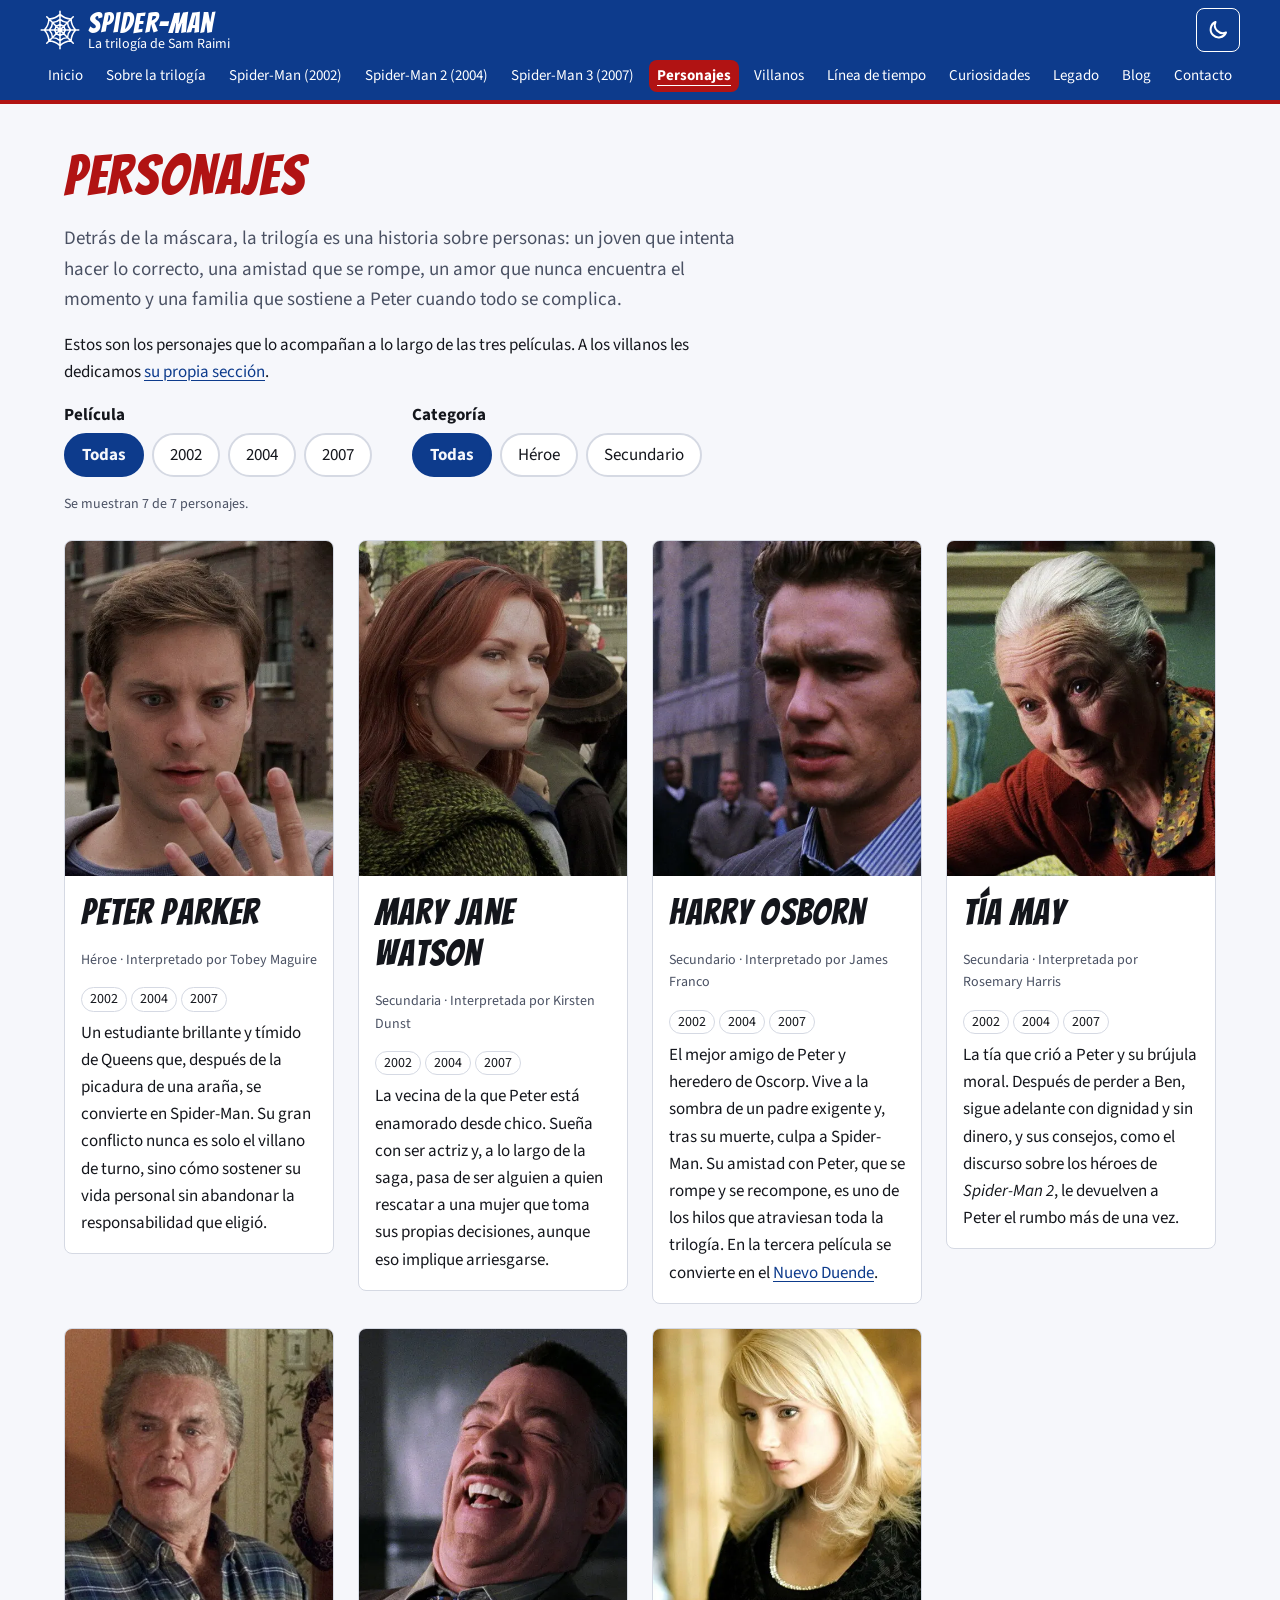
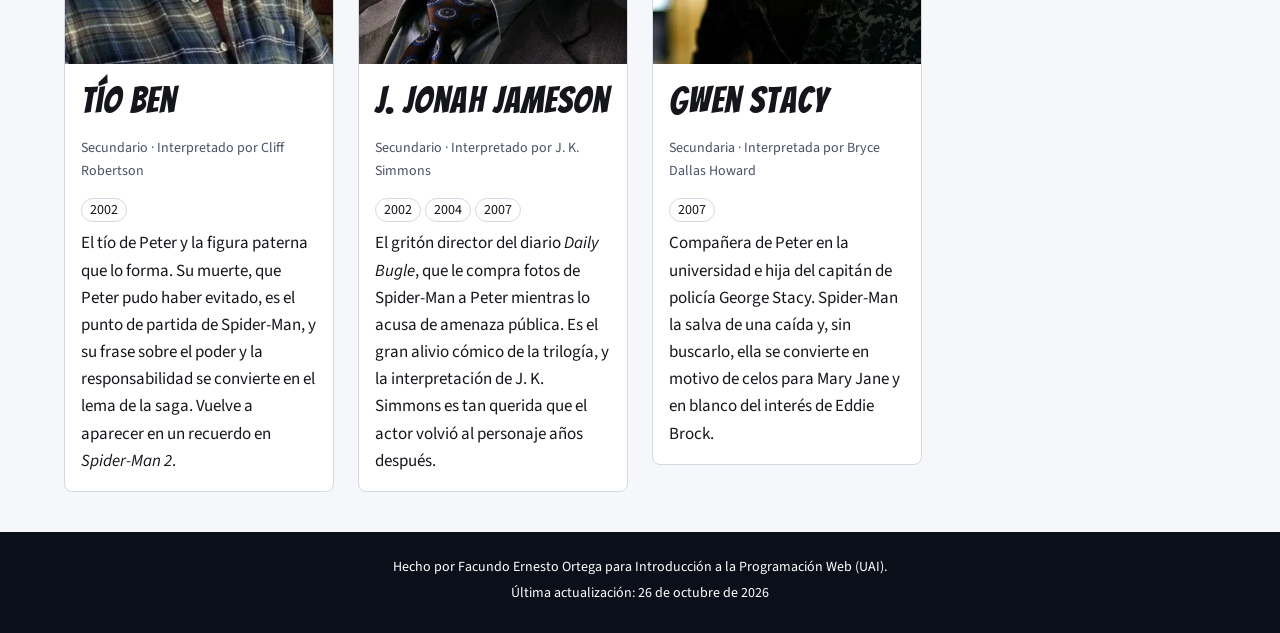
<file: personajes.html>
<!DOCTYPE html>
<html lang="es">
<head>
    <!-- ===== Metadatos (bloque replicado en todas las páginas) ===== -->
    <meta charset="UTF-8">
    <meta name="viewport" content="width=device-width, initial-scale=1.0">
    <!-- El idioma lo declara lang="es": el validador W3C marca como obsoleto
         el meta content-language, así que http-equiv se usa para el modo
         de compatibilidad del navegador -->
    <meta http-equiv="X-UA-Compatible" content="IE=edge">

    <!-- Metadatos propios de esta página -->
    <title>Personajes | Spider-Man: la trilogía de Sam Raimi</title>
    <meta name="description" content="Perfiles de los personajes principales de la trilogía de Spider-Man de Sam Raimi: Peter Parker, Mary Jane Watson, Harry Osborn, tía May, tío Ben y más.">
    <meta name="keywords" content="personajes Spider-Man, Peter Parker, Mary Jane Watson, Harry Osborn, tía May, tío Ben, J. Jonah Jameson, Gwen Stacy">

    <!-- Metadatos comunes del sitio -->
    <meta name="author" content="Facundo Ernesto Ortega">
    <meta name="generator" content="Escrito a mano: HTML, CSS y JavaScript">
    <meta name="application-name" content="Spider-Man Trilogía">
    <meta name="robots" content="index, follow">
    <meta name="googlebot" content="index, follow">
    <meta name="google" content="notranslate">
    <meta name="rating" content="general">
    <meta name="theme-color" content="#b11313" media="(prefers-color-scheme: light)">
    <meta name="theme-color" content="#0b0f1a" media="(prefers-color-scheme: dark)">

    <!-- Open Graph: cómo se ve el enlace al compartirlo en redes -->
    <meta property="og:type" content="website">
    <meta property="og:locale" content="es_AR">
    <meta property="og:site_name" content="Spider-Man: la trilogía de Sam Raimi">
    <meta property="og:title" content="Personajes | Spider-Man: la trilogía de Sam Raimi">
    <meta property="og:description" content="Perfiles de los personajes principales de la trilogía de Spider-Man de Sam Raimi: Peter Parker, Mary Jane Watson, Harry Osborn, tía May, tío Ben y más.">
    <meta property="og:image" content="https://spiderman-trilogia.sonuserver.com/images/compartir.png">
    <meta property="og:image:alt" content="Título del sitio sobre un fondo azul con una telaraña roja">
    <meta property="og:url" content="https://spiderman-trilogia.sonuserver.com/personajes.html">

    <!-- Twitter Cards -->
    <meta name="twitter:card" content="summary_large_image">
    <meta name="twitter:title" content="Personajes | Spider-Man: la trilogía de Sam Raimi">
    <meta name="twitter:description" content="Perfiles de los personajes principales de la trilogía de Spider-Man de Sam Raimi: Peter Parker, Mary Jane Watson, Harry Osborn, tía May, tío Ben y más.">
    <meta name="twitter:image" content="https://spiderman-trilogia.sonuserver.com/images/compartir.png">

    <!-- Íconos -->
    <link rel="icon" href="favicon.ico" sizes="48x48">
    <link rel="icon" href="favicon.svg" type="image/svg+xml">
    <link rel="apple-touch-icon" href="images/iconos/apple-touch-icon.png">

    <!-- Manifiesto: permite instalar el sitio como app (PWA) -->
    <link rel="manifest" href="manifest.json">

    <!-- Tipografías (Google Fonts) y hoja de estilos -->
    <link rel="preconnect" href="https://fonts.googleapis.com">
    <link rel="preconnect" href="https://fonts.gstatic.com" crossorigin>
    <link rel="stylesheet" href="https://fonts.googleapis.com/css2?family=Bangers&amp;family=Source+Sans+3:ital,wght@0,400;0,700;1,400&amp;display=swap">
    <link rel="stylesheet" href="css/estilos.css">


    <!-- Recursos propios de esta página -->
    <script src="js/filtros.js" defer></script>
    <!-- Fin de recursos propios -->

    <!-- Tema: sin defer para aplicar el modo oscuro antes de pintar (ver tema.js) -->
    <script src="js/tema.js"></script>

    <!-- Scripts: defer los ejecuta cuando el DOM ya está cargado -->
    <script src="js/navegacion.js" defer></script>
    <script src="js/volver-arriba.js" defer></script>
</head>
<body>
    <!-- Enlace para saltear la navegación con teclado o lector de pantalla -->
    <a class="saltar-al-contenido" href="#contenido" title="Saltear el menú e ir al contenido">Saltar al contenido principal</a>

    <!-- ===== Encabezado y navegación (bloque replicado en todas las páginas) ===== -->
    <header class="encabezado">
        <a class="marca" href="index.html" title="Volver a la página de inicio">
            <span class="marca__logo" aria-hidden="true"></span>
            <span class="marca__nombre">Spider-Man <span class="marca__detalle">La trilogía de Sam Raimi</span></span>
        </a>

        <!-- Botón de modo oscuro: lo muestra tema.js -->
        <button class="boton-tema" type="button" aria-label="Modo oscuro" aria-pressed="false" title="Cambiar entre modo claro y oscuro" hidden>
            <svg class="boton-tema__luna" viewBox="0 0 24 24" width="24" height="24" aria-hidden="true" focusable="false">
                <path d="M20 14.5A8 8 0 0 1 9.5 4a8 8 0 1 0 10.5 10.5z" fill="none" stroke="currentColor" stroke-width="2" stroke-linejoin="round"/>
            </svg>
            <svg class="boton-tema__sol" viewBox="0 0 24 24" width="24" height="24" aria-hidden="true" focusable="false">
                <circle cx="12" cy="12" r="4" fill="none" stroke="currentColor" stroke-width="2"/>
                <path d="M12 2v2M12 20v2M4.9 4.9l1.4 1.4M17.7 17.7l1.4 1.4M2 12h2M20 12h2M4.9 19.1l1.4-1.4M17.7 6.3l1.4-1.4" fill="none" stroke="currentColor" stroke-width="2" stroke-linecap="round"/>
            </svg>
        </button>

        <!-- Botón del menú en mobile: lo muestra navegacion.js -->
        <button class="boton-menu" type="button" aria-expanded="false" aria-controls="menu-principal" hidden>
            <svg class="boton-menu__icono" viewBox="0 0 24 24" width="24" height="24" aria-hidden="true" focusable="false">
                <path d="M3 6h18M3 12h18M3 18h18" fill="none" stroke="currentColor" stroke-width="2" stroke-linecap="round"/>
            </svg>
            <span class="boton-menu__texto">Menú</span>
        </button>

        <nav class="navegacion" aria-label="Principal">
            <ul class="navegacion__lista" id="menu-principal">
                <li><a href="index.html" title="Ir a la página de inicio">Inicio</a></li>
                <li><a href="sobre-la-trilogia.html" title="Contexto y datos generales de la trilogía">Sobre la trilogía</a></li>
                <li><a href="spider-man-2002.html" title="Ficha técnica, trama y análisis de la primera película">Spider-Man (2002)</a></li>
                <li><a href="spider-man-2-2004.html" title="Ficha técnica, trama y análisis de la segunda película">Spider-Man 2 (2004)</a></li>
                <li><a href="spider-man-3-2007.html" title="Ficha técnica, trama y análisis de la tercera película">Spider-Man 3 (2007)</a></li>
                <li><a href="personajes.html" title="Perfiles de los personajes principales" aria-current="page">Personajes</a></li>
                <li><a href="villanos.html" title="Análisis de los villanos de la saga">Villanos</a></li>
                <li><a href="linea-de-tiempo.html" title="Cronología interactiva de la saga">Línea de tiempo</a></li>
                <li><a href="curiosidades.html" title="Datos de producción y detrás de escena">Curiosidades</a></li>
                <li><a href="legado.html" title="Influencia de la trilogía en el cine de superhéroes">Legado</a></li>
                <li><a href="blog.html" title="Reseñas y artículos de opinión">Blog</a></li>
                <li><a href="contacto.html" title="Formulario para enviar comentarios y consultas">Contacto</a></li>
            </ul>
        </nav>
    </header>

    <!-- ===== Contenido principal (propio de cada página) ===== -->
    <main id="contenido" class="contenido" tabindex="-1">
        <h1>Personajes</h1>
        <p class="entradilla">Detrás de la máscara, la trilogía es una historia sobre personas: un joven que intenta hacer lo correcto, una amistad que se rompe, un amor que nunca encuentra el momento y una familia que sostiene a Peter cuando todo se complica.</p>
        <p>Estos son los personajes que lo acompañan a lo largo de las tres películas. A los villanos les dedicamos <a href="villanos.html">su propia sección</a>.</p>

        <!-- Filtros: solo funcionan con JavaScript, así que filtros.js los muestra -->
        <form class="filtros" data-lista="lista-personajes" data-plural="personajes" aria-label="Filtrar personajes" hidden>
            <fieldset class="filtros__grupo">
                <legend>Película</legend>
                <div class="filtros__opciones">
                    <input type="radio" id="filtro-pelicula-todas" name="peliculas" value="todas" checked>
                    <label for="filtro-pelicula-todas">Todas</label>
                    <input type="radio" id="filtro-pelicula-2002" name="peliculas" value="2002">
                    <label for="filtro-pelicula-2002">2002</label>
                    <input type="radio" id="filtro-pelicula-2004" name="peliculas" value="2004">
                    <label for="filtro-pelicula-2004">2004</label>
                    <input type="radio" id="filtro-pelicula-2007" name="peliculas" value="2007">
                    <label for="filtro-pelicula-2007">2007</label>
                </div>
            </fieldset>
            <fieldset class="filtros__grupo">
                <legend>Categoría</legend>
                <div class="filtros__opciones">
                    <input type="radio" id="filtro-categoria-todas" name="categoria" value="todas" checked>
                    <label for="filtro-categoria-todas">Todas</label>
                    <input type="radio" id="filtro-categoria-heroe" name="categoria" value="heroe">
                    <label for="filtro-categoria-heroe">Héroe</label>
                    <input type="radio" id="filtro-categoria-secundario" name="categoria" value="secundario">
                    <label for="filtro-categoria-secundario">Secundario</label>
                </div>
            </fieldset>
            <p class="filtros__estado" role="status"></p>
        </form>

        <!-- Cada tarjeta indica en data-* sus películas y su categoría: el filtro de personajes las usa -->
        <ul class="grilla-tarjetas lista-personajes" id="lista-personajes">
            <li>
                <article class="tarjeta tarjeta-personaje" data-peliculas="2002 2004 2007" data-categoria="heroe">
                    <img class="tarjeta__imagen" src="images/personajes/peter-parker.webp" width="480" height="600"
                         alt="Peter Parker, con remera y campera, mira asombrado su mano abierta en una calle de Nueva York">
                    <div class="tarjeta__cuerpo">
                        <h2>Peter Parker</h2>
                        <p class="tarjeta__dato">Héroe · Interpretado por Tobey Maguire</p>
                        <ul class="etiquetas" aria-label="Películas en las que aparece">
                            <li class="etiqueta">2002</li>
                            <li class="etiqueta">2004</li>
                            <li class="etiqueta">2007</li>
                        </ul>
                        <p>Un estudiante brillante y tímido de Queens que, después de la picadura de una araña, se convierte en Spider-Man. Su gran conflicto nunca es solo el villano de turno, sino cómo sostener su vida personal sin abandonar la responsabilidad que eligió.</p>
                    </div>
                </article>
            </li>
            <li>
                <article class="tarjeta tarjeta-personaje" data-peliculas="2002 2004 2007" data-categoria="secundario">
                    <img class="tarjeta__imagen" src="images/personajes/mary-jane.webp" width="480" height="600" loading="lazy"
                         alt="Mary Jane Watson, pelirroja y sonriente, con un abrigo verde en una calle soleada">
                    <div class="tarjeta__cuerpo">
                        <h2>Mary Jane Watson</h2>
                        <p class="tarjeta__dato">Secundaria · Interpretada por Kirsten Dunst</p>
                        <ul class="etiquetas" aria-label="Películas en las que aparece">
                            <li class="etiqueta">2002</li>
                            <li class="etiqueta">2004</li>
                            <li class="etiqueta">2007</li>
                        </ul>
                        <p>La vecina de la que Peter está enamorado desde chico. Sueña con ser actriz y, a lo largo de la saga, pasa de ser alguien a quien rescatar a una mujer que toma sus propias decisiones, aunque eso implique arriesgarse.</p>
                    </div>
                </article>
            </li>
            <li>
                <article class="tarjeta tarjeta-personaje" data-peliculas="2002 2004 2007" data-categoria="secundario">
                    <img class="tarjeta__imagen" src="images/personajes/harry-osborn.webp" width="480" height="600" loading="lazy"
                         alt="Harry Osborn, de traje, mira de reojo con gesto tenso en una vereda de la ciudad">
                    <div class="tarjeta__cuerpo">
                        <h2>Harry Osborn</h2>
                        <p class="tarjeta__dato">Secundario · Interpretado por James Franco</p>
                        <ul class="etiquetas" aria-label="Películas en las que aparece">
                            <li class="etiqueta">2002</li>
                            <li class="etiqueta">2004</li>
                            <li class="etiqueta">2007</li>
                        </ul>
                        <p>El mejor amigo de Peter y heredero de Oscorp. Vive a la sombra de un padre exigente y, tras su muerte, culpa a Spider-Man. Su amistad con Peter, que se rompe y se recompone, es uno de los hilos que atraviesan toda la trilogía. En la tercera película se convierte en el <a href="villanos.html">Nuevo Duende</a>.</p>
                    </div>
                </article>
            </li>
            <li>
                <article class="tarjeta tarjeta-personaje" data-peliculas="2002 2004 2007" data-categoria="secundario">
                    <img class="tarjeta__imagen" src="images/personajes/tia-may.webp" width="480" height="600" loading="lazy"
                         alt="La tía May, de pelo blanco, con un saco rojo y un pañuelo, mira con ternura hacia abajo">
                    <div class="tarjeta__cuerpo">
                        <h2>Tía May</h2>
                        <p class="tarjeta__dato">Secundaria · Interpretada por Rosemary Harris</p>
                        <ul class="etiquetas" aria-label="Películas en las que aparece">
                            <li class="etiqueta">2002</li>
                            <li class="etiqueta">2004</li>
                            <li class="etiqueta">2007</li>
                        </ul>
                        <p>La tía que crió a Peter y su brújula moral. Después de perder a Ben, sigue adelante con dignidad y sin dinero, y sus consejos, como el discurso sobre los héroes de <em>Spider-Man 2</em>, le devuelven a Peter el rumbo más de una vez.</p>
                    </div>
                </article>
            </li>
            <li>
                <article class="tarjeta tarjeta-personaje" data-peliculas="2002" data-categoria="secundario">
                    <img class="tarjeta__imagen" src="images/personajes/tio-ben.webp" width="480" height="600" loading="lazy"
                         alt="El tío Ben, un hombre mayor de pelo canoso y camisa a cuadros, mira con seriedad en la cocina de su casa">
                    <div class="tarjeta__cuerpo">
                        <h2>Tío Ben</h2>
                        <p class="tarjeta__dato">Secundario · Interpretado por Cliff Robertson</p>
                        <ul class="etiquetas" aria-label="Películas en las que aparece">
                            <li class="etiqueta">2002</li>
                        </ul>
                        <p>El tío de Peter y la figura paterna que lo forma. Su muerte, que Peter pudo haber evitado, es el punto de partida de Spider-Man, y su frase sobre el poder y la responsabilidad se convierte en el lema de la saga. Vuelve a aparecer en un recuerdo en <em>Spider-Man 2</em>.</p>
                    </div>
                </article>
            </li>
            <li>
                <article class="tarjeta tarjeta-personaje" data-peliculas="2002 2004 2007" data-categoria="secundario">
                    <img class="tarjeta__imagen" src="images/personajes/jonah-jameson.webp" width="480" height="600" loading="lazy"
                         alt="J. Jonah Jameson, de bigote y saco, se ríe a carcajadas en su oficina">
                    <div class="tarjeta__cuerpo">
                        <h2>J. Jonah Jameson</h2>
                        <p class="tarjeta__dato">Secundario · Interpretado por J. K. Simmons</p>
                        <ul class="etiquetas" aria-label="Películas en las que aparece">
                            <li class="etiqueta">2002</li>
                            <li class="etiqueta">2004</li>
                            <li class="etiqueta">2007</li>
                        </ul>
                        <p>El gritón director del diario <em>Daily Bugle</em>, que le compra fotos de Spider-Man a Peter mientras lo acusa de amenaza pública. Es el gran alivio cómico de la trilogía, y la interpretación de J. K. Simmons es tan querida que el actor volvió al personaje años después.</p>
                    </div>
                </article>
            </li>
            <li>
                <article class="tarjeta tarjeta-personaje" data-peliculas="2007" data-categoria="secundario">
                    <img class="tarjeta__imagen" src="images/personajes/gwen-stacy.webp" width="480" height="600" loading="lazy"
                         alt="Gwen Stacy, rubia y con un saco negro, mira de costado con expresión seria">
                    <div class="tarjeta__cuerpo">
                        <h2>Gwen Stacy</h2>
                        <p class="tarjeta__dato">Secundaria · Interpretada por Bryce Dallas Howard</p>
                        <ul class="etiquetas" aria-label="Películas en las que aparece">
                            <li class="etiqueta">2007</li>
                        </ul>
                        <p>Compañera de Peter en la universidad e hija del capitán de policía George Stacy. Spider-Man la salva de una caída y, sin buscarlo, ella se convierte en motivo de celos para Mary Jane y en blanco del interés de Eddie Brock.</p>
                    </div>
                </article>
            </li>
        </ul>
    </main>

    <!-- ===== Pie de página (bloque replicado en todas las páginas) ===== -->
    <footer class="pie">
        <p>Hecho por Facundo Ernesto Ortega para Introducción a la Programación Web (UAI).</p>
        <p>Última actualización: <time datetime="2026-10-26">26 de octubre de 2026</time></p>
    </footer>

    <!-- Botón "volver arriba": volver-arriba.js lo muestra al bajar la página -->
    <button class="volver-arriba" type="button" aria-label="Volver arriba" title="Volver al principio de la página" hidden>
        <svg viewBox="0 0 24 24" width="24" height="24" aria-hidden="true" focusable="false">
            <path d="M12 19V5M5 12l7-7 7 7" fill="none" stroke="currentColor" stroke-width="2" stroke-linecap="round" stroke-linejoin="round"/>
        </svg>
    </button>
</body>
</html>
</file>
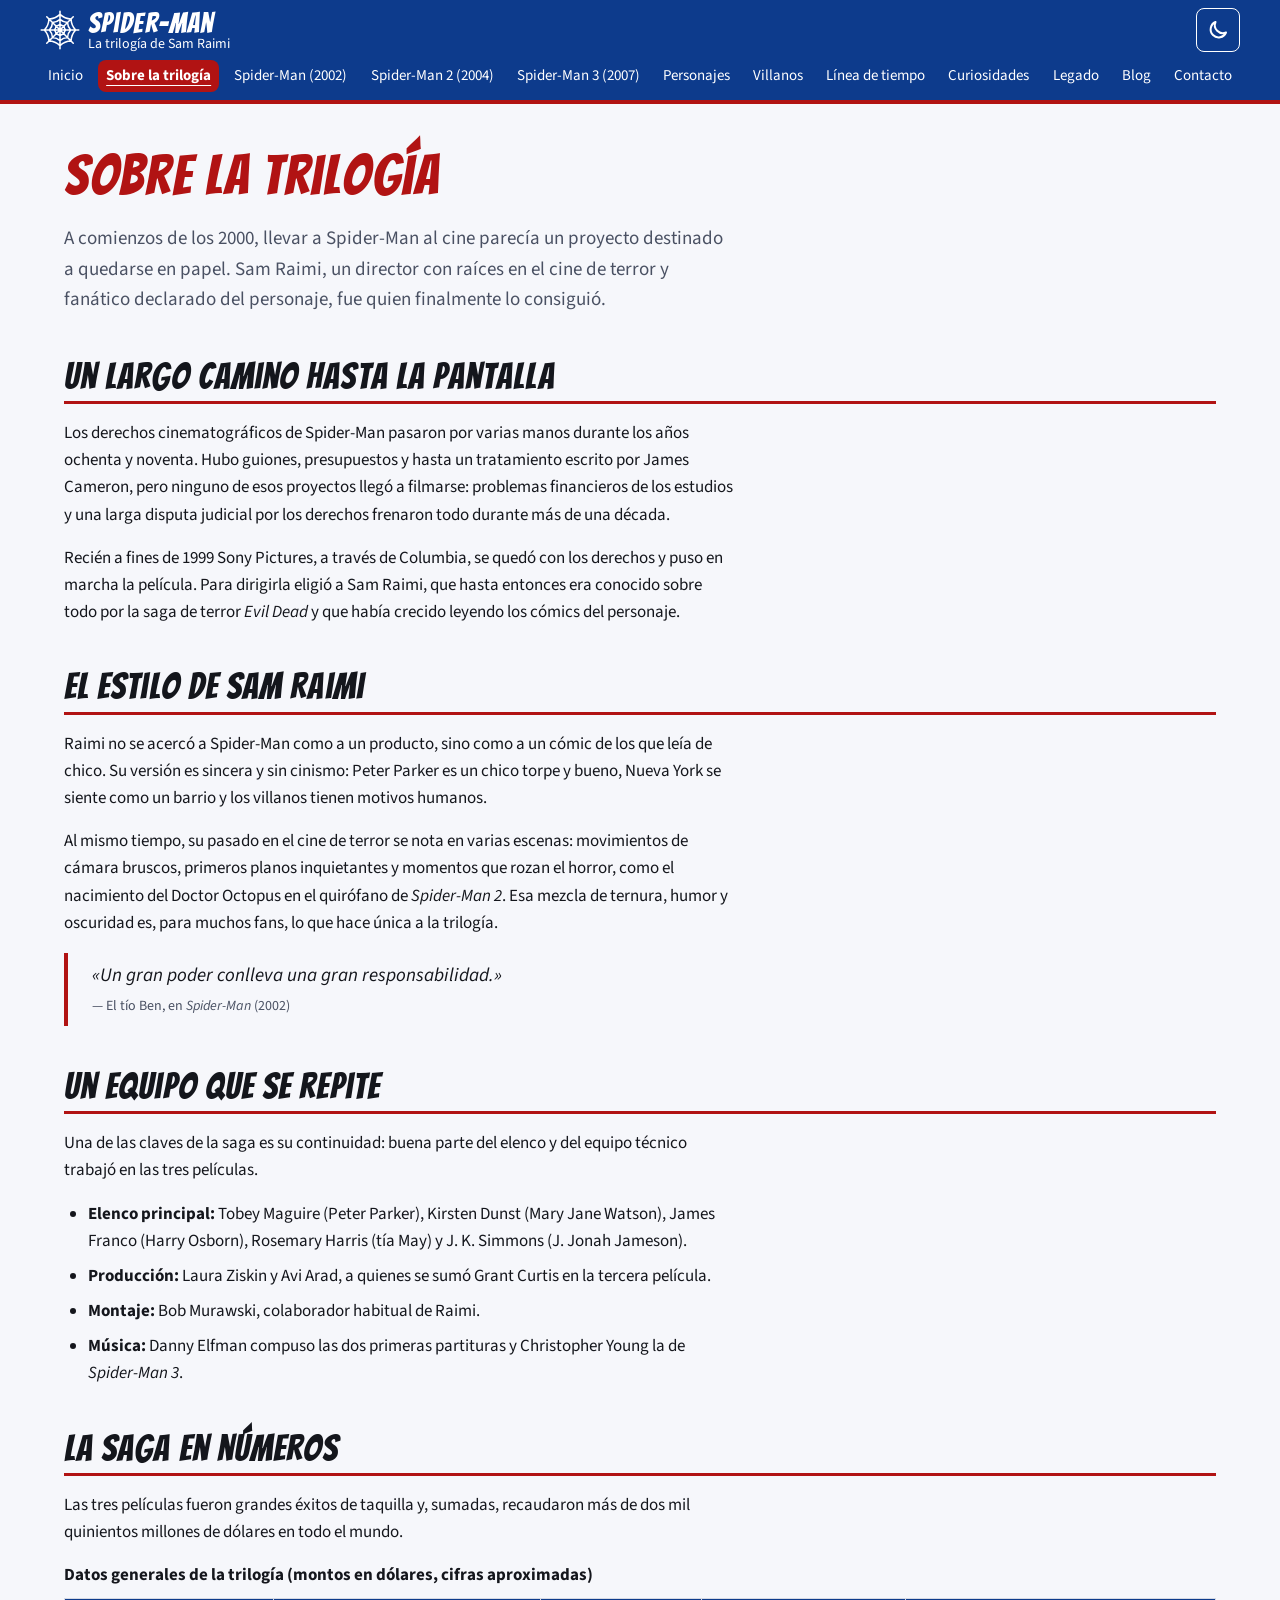
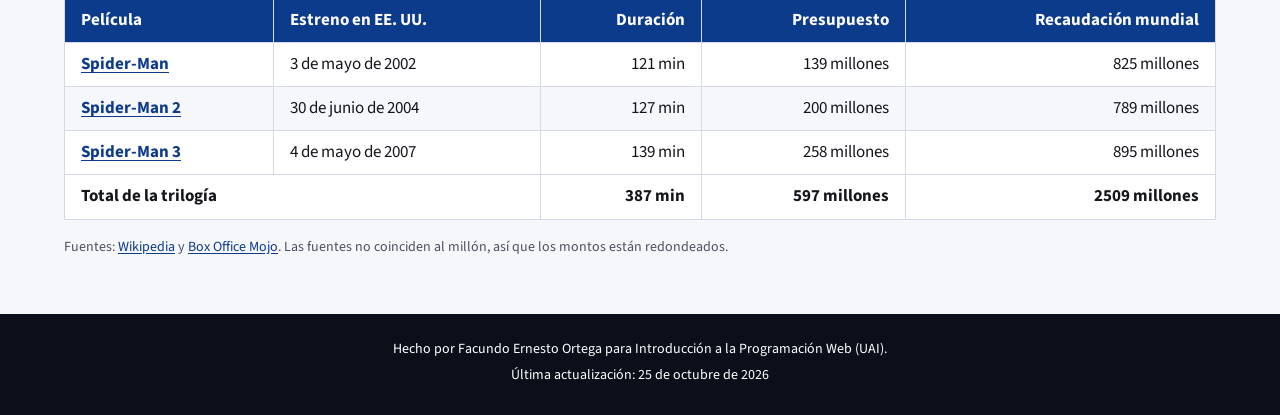
<file: sobre-la-trilogia.html>
<!DOCTYPE html>
<html lang="es">
<head>
    <!-- ===== Metadatos (bloque replicado en todas las páginas) ===== -->
    <meta charset="UTF-8">
    <meta name="viewport" content="width=device-width, initial-scale=1.0">
    <!-- El idioma lo declara lang="es": el validador W3C marca como obsoleto
         el meta content-language, así que http-equiv se usa para el modo
         de compatibilidad del navegador -->
    <meta http-equiv="X-UA-Compatible" content="IE=edge">

    <!-- Metadatos propios de esta página -->
    <title>Sobre la trilogía | Spider-Man: la trilogía de Sam Raimi</title>
    <meta name="description" content="El contexto de la trilogía de Spider-Man de Sam Raimi: cómo nació, quiénes la hicieron y por qué marcó una época en el cine de superhéroes.">
    <meta name="keywords" content="Spider-Man, Sam Raimi, trilogía, Sony Pictures, Tobey Maguire, historia de la producción">

    <!-- Metadatos comunes del sitio -->
    <meta name="author" content="Facundo Ernesto Ortega">
    <meta name="generator" content="Escrito a mano: HTML, CSS y JavaScript">
    <meta name="application-name" content="Spider-Man Trilogía">
    <meta name="robots" content="index, follow">
    <meta name="googlebot" content="index, follow">
    <meta name="google" content="notranslate">
    <meta name="rating" content="general">
    <meta name="theme-color" content="#b11313" media="(prefers-color-scheme: light)">
    <meta name="theme-color" content="#0b0f1a" media="(prefers-color-scheme: dark)">

    <!-- Open Graph: cómo se ve el enlace al compartirlo en redes -->
    <meta property="og:type" content="website">
    <meta property="og:locale" content="es_AR">
    <meta property="og:site_name" content="Spider-Man: la trilogía de Sam Raimi">
    <meta property="og:title" content="Sobre la trilogía | Spider-Man: la trilogía de Sam Raimi">
    <meta property="og:description" content="El contexto de la trilogía de Spider-Man de Sam Raimi: cómo nació, quiénes la hicieron y por qué marcó una época en el cine de superhéroes.">
    <meta property="og:image" content="https://spiderman-trilogia.sonuserver.com/images/compartir.png">
    <meta property="og:image:alt" content="Título del sitio sobre un fondo azul con una telaraña roja">
    <meta property="og:url" content="https://spiderman-trilogia.sonuserver.com/sobre-la-trilogia.html">

    <!-- Twitter Cards -->
    <meta name="twitter:card" content="summary_large_image">
    <meta name="twitter:title" content="Sobre la trilogía | Spider-Man: la trilogía de Sam Raimi">
    <meta name="twitter:description" content="El contexto de la trilogía de Spider-Man de Sam Raimi: cómo nació, quiénes la hicieron y por qué marcó una época en el cine de superhéroes.">
    <meta name="twitter:image" content="https://spiderman-trilogia.sonuserver.com/images/compartir.png">

    <!-- Íconos -->
    <link rel="icon" href="favicon.ico" sizes="48x48">
    <link rel="icon" href="favicon.svg" type="image/svg+xml">
    <link rel="apple-touch-icon" href="images/iconos/apple-touch-icon.png">

    <!-- Manifiesto: permite instalar el sitio como app (PWA) -->
    <link rel="manifest" href="manifest.json">

    <!-- Tipografías (Google Fonts) y hoja de estilos -->
    <link rel="preconnect" href="https://fonts.googleapis.com">
    <link rel="preconnect" href="https://fonts.gstatic.com" crossorigin>
    <link rel="stylesheet" href="https://fonts.googleapis.com/css2?family=Bangers&amp;family=Source+Sans+3:ital,wght@0,400;0,700;1,400&amp;display=swap">
    <link rel="stylesheet" href="css/estilos.css">


    <!-- Tema: sin defer para aplicar el modo oscuro antes de pintar (ver tema.js) -->
    <script src="js/tema.js"></script>

    <!-- Scripts: defer los ejecuta cuando el DOM ya está cargado -->
    <script src="js/navegacion.js" defer></script>
    <script src="js/volver-arriba.js" defer></script>
</head>
<body>
    <!-- Enlace para saltear la navegación con teclado o lector de pantalla -->
    <a class="saltar-al-contenido" href="#contenido" title="Saltear el menú e ir al contenido">Saltar al contenido principal</a>

    <!-- ===== Encabezado y navegación (bloque replicado en todas las páginas) ===== -->
    <header class="encabezado">
        <a class="marca" href="index.html" title="Volver a la página de inicio">
            <span class="marca__logo" aria-hidden="true"></span>
            <span class="marca__nombre">Spider-Man <span class="marca__detalle">La trilogía de Sam Raimi</span></span>
        </a>

        <!-- Botón de modo oscuro: lo muestra tema.js -->
        <button class="boton-tema" type="button" aria-label="Modo oscuro" aria-pressed="false" title="Cambiar entre modo claro y oscuro" hidden>
            <svg class="boton-tema__luna" viewBox="0 0 24 24" width="24" height="24" aria-hidden="true" focusable="false">
                <path d="M20 14.5A8 8 0 0 1 9.5 4a8 8 0 1 0 10.5 10.5z" fill="none" stroke="currentColor" stroke-width="2" stroke-linejoin="round"/>
            </svg>
            <svg class="boton-tema__sol" viewBox="0 0 24 24" width="24" height="24" aria-hidden="true" focusable="false">
                <circle cx="12" cy="12" r="4" fill="none" stroke="currentColor" stroke-width="2"/>
                <path d="M12 2v2M12 20v2M4.9 4.9l1.4 1.4M17.7 17.7l1.4 1.4M2 12h2M20 12h2M4.9 19.1l1.4-1.4M17.7 6.3l1.4-1.4" fill="none" stroke="currentColor" stroke-width="2" stroke-linecap="round"/>
            </svg>
        </button>

        <!-- Botón del menú en mobile: lo muestra navegacion.js -->
        <button class="boton-menu" type="button" aria-expanded="false" aria-controls="menu-principal" hidden>
            <svg class="boton-menu__icono" viewBox="0 0 24 24" width="24" height="24" aria-hidden="true" focusable="false">
                <path d="M3 6h18M3 12h18M3 18h18" fill="none" stroke="currentColor" stroke-width="2" stroke-linecap="round"/>
            </svg>
            <span class="boton-menu__texto">Menú</span>
        </button>

        <nav class="navegacion" aria-label="Principal">
            <ul class="navegacion__lista" id="menu-principal">
                <li><a href="index.html" title="Ir a la página de inicio">Inicio</a></li>
                <li><a href="sobre-la-trilogia.html" title="Contexto y datos generales de la trilogía" aria-current="page">Sobre la trilogía</a></li>
                <li><a href="spider-man-2002.html" title="Ficha técnica, trama y análisis de la primera película">Spider-Man (2002)</a></li>
                <li><a href="spider-man-2-2004.html" title="Ficha técnica, trama y análisis de la segunda película">Spider-Man 2 (2004)</a></li>
                <li><a href="spider-man-3-2007.html" title="Ficha técnica, trama y análisis de la tercera película">Spider-Man 3 (2007)</a></li>
                <li><a href="personajes.html" title="Perfiles de los personajes principales">Personajes</a></li>
                <li><a href="villanos.html" title="Análisis de los villanos de la saga">Villanos</a></li>
                <li><a href="linea-de-tiempo.html" title="Cronología interactiva de la saga">Línea de tiempo</a></li>
                <li><a href="curiosidades.html" title="Datos de producción y detrás de escena">Curiosidades</a></li>
                <li><a href="legado.html" title="Influencia de la trilogía en el cine de superhéroes">Legado</a></li>
                <li><a href="blog.html" title="Reseñas y artículos de opinión">Blog</a></li>
                <li><a href="contacto.html" title="Formulario para enviar comentarios y consultas">Contacto</a></li>
            </ul>
        </nav>
    </header>

    <!-- ===== Contenido principal (propio de cada página) ===== -->
    <main id="contenido" class="contenido" tabindex="-1">
        <h1>Sobre la trilogía</h1>
        <p class="entradilla">A comienzos de los 2000, llevar a Spider-Man al cine parecía un proyecto destinado a quedarse en papel. Sam Raimi, un director con raíces en el cine de terror y fanático declarado del personaje, fue quien finalmente lo consiguió.</p>

        <section class="seccion" aria-labelledby="titulo-camino">
            <h2 id="titulo-camino">Un largo camino hasta la pantalla</h2>
            <p>Los derechos cinematográficos de Spider-Man pasaron por varias manos durante los años ochenta y noventa. Hubo guiones, presupuestos y hasta un tratamiento escrito por James Cameron, pero ninguno de esos proyectos llegó a filmarse: problemas financieros de los estudios y una larga disputa judicial por los derechos frenaron todo durante más de una década.</p>
            <p>Recién a fines de 1999 Sony Pictures, a través de Columbia, se quedó con los derechos y puso en marcha la película. Para dirigirla eligió a Sam Raimi, que hasta entonces era conocido sobre todo por la saga de terror <em>Evil Dead</em> y que había crecido leyendo los cómics del personaje.</p>
        </section>

        <section class="seccion" aria-labelledby="titulo-estilo">
            <h2 id="titulo-estilo">El estilo de Sam Raimi</h2>
            <p>Raimi no se acercó a Spider-Man como a un producto, sino como a un cómic de los que leía de chico. Su versión es sincera y sin cinismo: Peter Parker es un chico torpe y bueno, Nueva York se siente como un barrio y los villanos tienen motivos humanos.</p>
            <p>Al mismo tiempo, su pasado en el cine de terror se nota en varias escenas: movimientos de cámara bruscos, primeros planos inquietantes y momentos que rozan el horror, como el nacimiento del Doctor Octopus en el quirófano de <em>Spider-Man 2</em>. Esa mezcla de ternura, humor y oscuridad es, para muchos fans, lo que hace única a la trilogía.</p>
            <blockquote class="cita">
                <p>«Un gran poder conlleva una gran responsabilidad.»</p>
                <footer>— El tío Ben, en <cite>Spider-Man</cite> (2002)</footer>
            </blockquote>
        </section>

        <section class="seccion" aria-labelledby="titulo-equipo">
            <h2 id="titulo-equipo">Un equipo que se repite</h2>
            <p>Una de las claves de la saga es su continuidad: buena parte del elenco y del equipo técnico trabajó en las tres películas.</p>
            <ul class="lista-contenido">
                <li><strong>Elenco principal:</strong> Tobey Maguire (Peter Parker), Kirsten Dunst (Mary Jane Watson), James Franco (Harry Osborn), Rosemary Harris (tía May) y J. K. Simmons (J. Jonah Jameson).</li>
                <li><strong>Producción:</strong> Laura Ziskin y Avi Arad, a quienes se sumó Grant Curtis en la tercera película.</li>
                <li><strong>Montaje:</strong> Bob Murawski, colaborador habitual de Raimi.</li>
                <li><strong>Música:</strong> Danny Elfman compuso las dos primeras partituras y Christopher Young la de <em>Spider-Man 3</em>.</li>
            </ul>
        </section>

        <section class="seccion" aria-labelledby="titulo-numeros">
            <h2 id="titulo-numeros">La saga en números</h2>
            <p>Las tres películas fueron grandes éxitos de taquilla y, sumadas, recaudaron más de dos mil quinientos millones de dólares en todo el mundo.</p>
            <div class="tabla-contenedor" role="region" aria-labelledby="titulo-tabla-datos" tabindex="0">
                <table class="tabla">
                    <caption id="titulo-tabla-datos">Datos generales de la trilogía (montos en dólares, cifras aproximadas)</caption>
                    <thead>
                        <tr>
                            <th scope="col">Película</th>
                            <th scope="col">Estreno en EE. UU.</th>
                            <th scope="col" class="numero">Duración</th>
                            <th scope="col" class="numero">Presupuesto</th>
                            <th scope="col" class="numero">Recaudación mundial</th>
                        </tr>
                    </thead>
                    <tbody>
                        <tr>
                            <th scope="row"><a href="spider-man-2002.html">Spider-Man</a></th>
                            <td><time datetime="2002-05-03">3 de mayo de 2002</time></td>
                            <td class="numero">121 min</td>
                            <td class="numero">139 millones</td>
                            <td class="numero">825 millones</td>
                        </tr>
                        <tr>
                            <th scope="row"><a href="spider-man-2-2004.html">Spider-Man 2</a></th>
                            <td><time datetime="2004-06-30">30 de junio de 2004</time></td>
                            <td class="numero">127 min</td>
                            <td class="numero">200 millones</td>
                            <td class="numero">789 millones</td>
                        </tr>
                        <tr>
                            <th scope="row"><a href="spider-man-3-2007.html">Spider-Man 3</a></th>
                            <td><time datetime="2007-05-04">4 de mayo de 2007</time></td>
                            <td class="numero">139 min</td>
                            <td class="numero">258 millones</td>
                            <td class="numero">895 millones</td>
                        </tr>
                    </tbody>
                    <tfoot>
                        <tr>
                            <th scope="row" colspan="2">Total de la trilogía</th>
                            <td class="numero">387 min</td>
                            <td class="numero">597 millones</td>
                            <td class="numero">2509 millones</td>
                        </tr>
                    </tfoot>
                </table>
            </div>
            <p class="nota">Fuentes: <a href="https://es.wikipedia.org/wiki/Trilog%C3%ADa_de_Spider-Man" target="_blank" rel="noopener" title="Artículo de Wikipedia sobre la trilogía (se abre en una pestaña nueva)">Wikipedia</a> y <a href="https://www.boxofficemojo.com/" target="_blank" rel="noopener" title="Sitio de Box Office Mojo (se abre en una pestaña nueva)">Box Office Mojo</a>. Las fuentes no coinciden al millón, así que los montos están redondeados.</p>
        </section>
    </main>

    <!-- ===== Pie de página (bloque replicado en todas las páginas) ===== -->
    <footer class="pie">
        <p>Hecho por Facundo Ernesto Ortega para Introducción a la Programación Web (UAI).</p>
        <p>Última actualización: <time datetime="2026-10-25">25 de octubre de 2026</time></p>
    </footer>

    <!-- Botón "volver arriba": volver-arriba.js lo muestra al bajar la página -->
    <button class="volver-arriba" type="button" aria-label="Volver arriba" title="Volver al principio de la página" hidden>
        <svg viewBox="0 0 24 24" width="24" height="24" aria-hidden="true" focusable="false">
            <path d="M12 19V5M5 12l7-7 7 7" fill="none" stroke="currentColor" stroke-width="2" stroke-linecap="round" stroke-linejoin="round"/>
        </svg>
    </button>
</body>
</html>
</file>
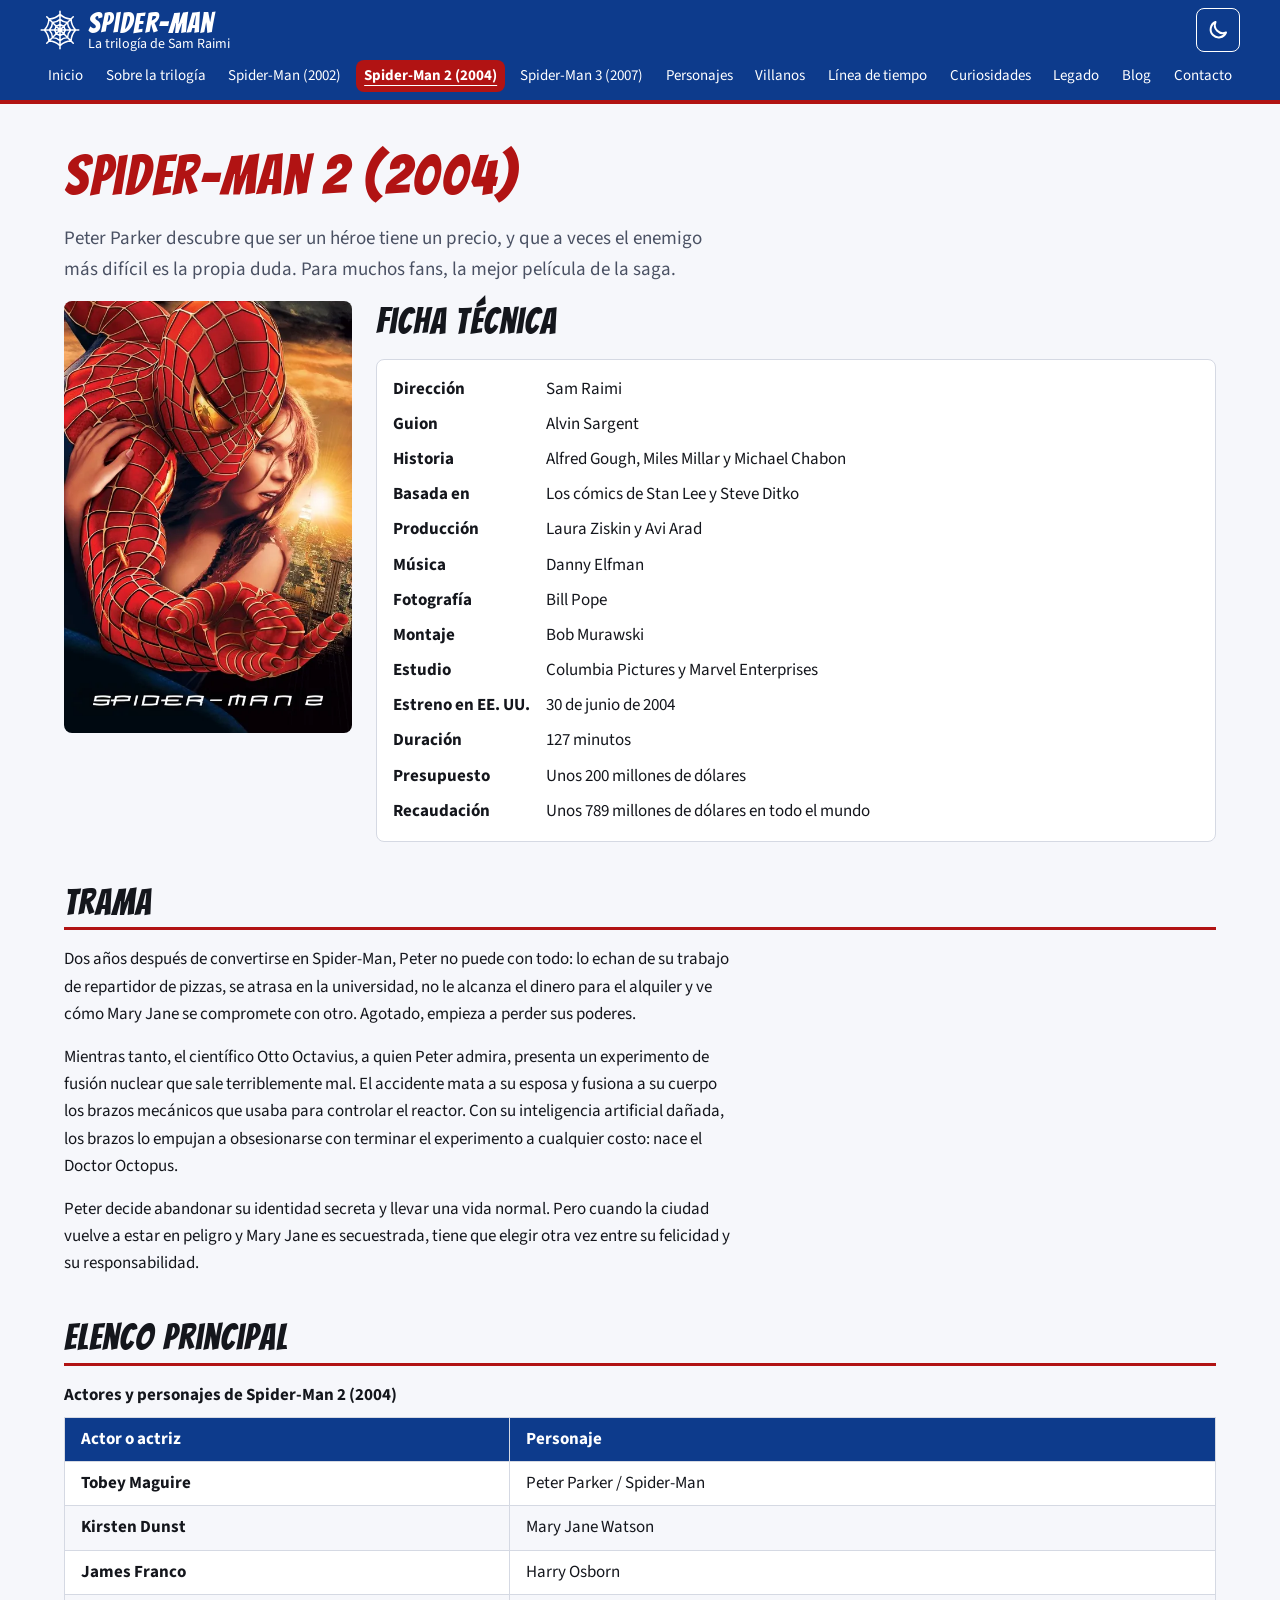
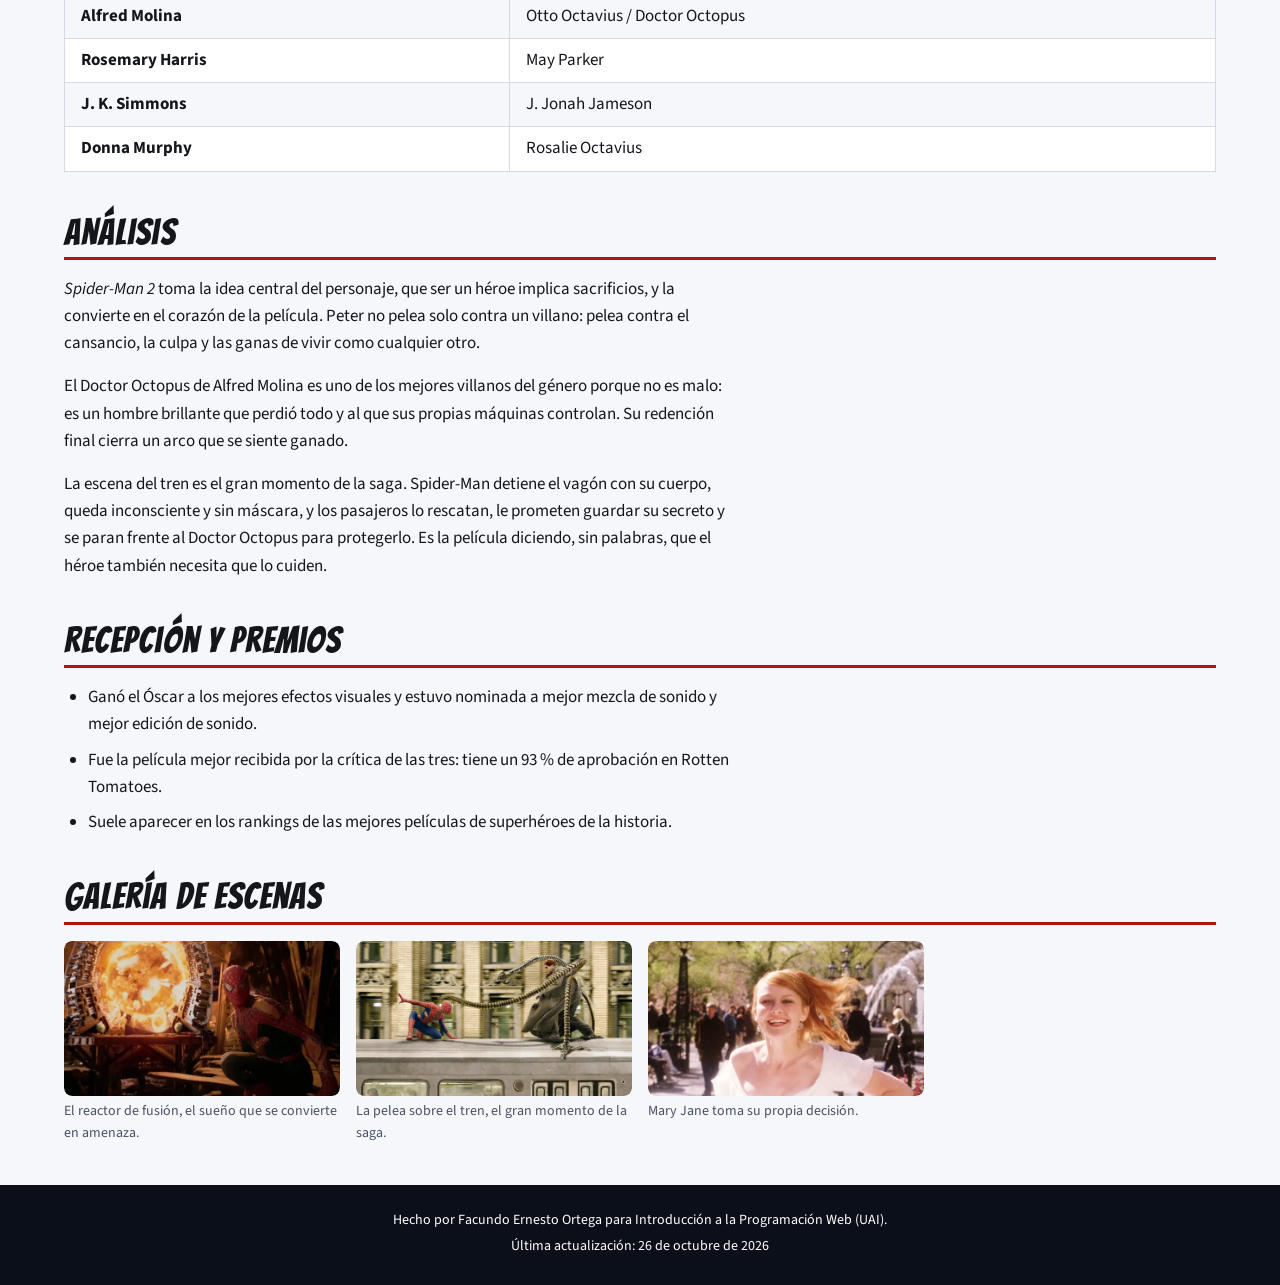
<file: spider-man-2-2004.html>
<!DOCTYPE html>
<html lang="es">
<head>
    <!-- ===== Metadatos (bloque replicado en todas las páginas) ===== -->
    <meta charset="UTF-8">
    <meta name="viewport" content="width=device-width, initial-scale=1.0">
    <!-- El idioma lo declara lang="es": el validador W3C marca como obsoleto
         el meta content-language, así que http-equiv se usa para el modo
         de compatibilidad del navegador -->
    <meta http-equiv="X-UA-Compatible" content="IE=edge">

    <!-- Metadatos propios de esta página -->
    <title>Spider-Man 2 (2004) | Spider-Man: la trilogía de Sam Raimi</title>
    <meta name="description" content="Ficha técnica, trama y análisis de Spider-Man 2 (2004): Peter Parker frente al Doctor Octopus y al costo de llevar una doble vida.">
    <meta name="keywords" content="Spider-Man 2, 2004, Sam Raimi, Tobey Maguire, Alfred Molina, Doctor Octopus, ficha técnica">

    <!-- Metadatos comunes del sitio -->
    <meta name="author" content="Facundo Ernesto Ortega">
    <meta name="generator" content="Escrito a mano: HTML, CSS y JavaScript">
    <meta name="application-name" content="Spider-Man Trilogía">
    <meta name="robots" content="index, follow">
    <meta name="googlebot" content="index, follow">
    <meta name="google" content="notranslate">
    <meta name="rating" content="general">
    <meta name="theme-color" content="#b11313" media="(prefers-color-scheme: light)">
    <meta name="theme-color" content="#0b0f1a" media="(prefers-color-scheme: dark)">

    <!-- Open Graph: cómo se ve el enlace al compartirlo en redes -->
    <meta property="og:type" content="website">
    <meta property="og:locale" content="es_AR">
    <meta property="og:site_name" content="Spider-Man: la trilogía de Sam Raimi">
    <meta property="og:title" content="Spider-Man 2 (2004) | Spider-Man: la trilogía de Sam Raimi">
    <meta property="og:description" content="Ficha técnica, trama y análisis de Spider-Man 2 (2004): Peter Parker frente al Doctor Octopus y al costo de llevar una doble vida.">
    <meta property="og:image" content="https://spiderman-trilogia.sonuserver.com/images/compartir.png">
    <meta property="og:image:alt" content="Título del sitio sobre un fondo azul con una telaraña roja">
    <meta property="og:url" content="https://spiderman-trilogia.sonuserver.com/spider-man-2-2004.html">

    <!-- Twitter Cards -->
    <meta name="twitter:card" content="summary_large_image">
    <meta name="twitter:title" content="Spider-Man 2 (2004) | Spider-Man: la trilogía de Sam Raimi">
    <meta name="twitter:description" content="Ficha técnica, trama y análisis de Spider-Man 2 (2004): Peter Parker frente al Doctor Octopus y al costo de llevar una doble vida.">
    <meta name="twitter:image" content="https://spiderman-trilogia.sonuserver.com/images/compartir.png">

    <!-- Íconos -->
    <link rel="icon" href="favicon.ico" sizes="48x48">
    <link rel="icon" href="favicon.svg" type="image/svg+xml">
    <link rel="apple-touch-icon" href="images/iconos/apple-touch-icon.png">

    <!-- Manifiesto: permite instalar el sitio como app (PWA) -->
    <link rel="manifest" href="manifest.json">

    <!-- Tipografías (Google Fonts) y hoja de estilos -->
    <link rel="preconnect" href="https://fonts.googleapis.com">
    <link rel="preconnect" href="https://fonts.gstatic.com" crossorigin>
    <link rel="stylesheet" href="https://fonts.googleapis.com/css2?family=Bangers&amp;family=Source+Sans+3:ital,wght@0,400;0,700;1,400&amp;display=swap">
    <link rel="stylesheet" href="css/estilos.css">


    <!-- Recursos propios de esta página -->
    <!-- Datos estructurados (Schema.org) de la película: bloque de datos JSON, no código -->
    <script type="application/ld+json">
    {
        "@context": "https://schema.org",
        "@type": "Movie",
        "name": "Spider-Man 2",
        "datePublished": "2004-06-30",
        "duration": "PT127M",
        "image": "https://spiderman-trilogia.sonuserver.com/images/peliculas/spider-man-2-2004-poster.webp",
        "director": { "@type": "Person", "name": "Sam Raimi" },
        "author": { "@type": "Person", "name": "Alvin Sargent" },
        "musicBy": { "@type": "Person", "name": "Danny Elfman" },
        "productionCompany": { "@type": "Organization", "name": "Columbia Pictures" },
        "actor": [
            { "@type": "Person", "name": "Tobey Maguire" },
            { "@type": "Person", "name": "Kirsten Dunst" },
            { "@type": "Person", "name": "James Franco" },
            { "@type": "Person", "name": "Alfred Molina" }
        ]
    }
    </script>
    <script src="js/galeria.js" defer></script>
    <!-- Fin de recursos propios -->

    <!-- Tema: sin defer para aplicar el modo oscuro antes de pintar (ver tema.js) -->
    <script src="js/tema.js"></script>

    <!-- Scripts: defer los ejecuta cuando el DOM ya está cargado -->
    <script src="js/navegacion.js" defer></script>
    <script src="js/volver-arriba.js" defer></script>
</head>
<body>
    <!-- Enlace para saltear la navegación con teclado o lector de pantalla -->
    <a class="saltar-al-contenido" href="#contenido" title="Saltear el menú e ir al contenido">Saltar al contenido principal</a>

    <!-- ===== Encabezado y navegación (bloque replicado en todas las páginas) ===== -->
    <header class="encabezado">
        <a class="marca" href="index.html" title="Volver a la página de inicio">
            <span class="marca__logo" aria-hidden="true"></span>
            <span class="marca__nombre">Spider-Man <span class="marca__detalle">La trilogía de Sam Raimi</span></span>
        </a>

        <!-- Botón de modo oscuro: lo muestra tema.js -->
        <button class="boton-tema" type="button" aria-label="Modo oscuro" aria-pressed="false" title="Cambiar entre modo claro y oscuro" hidden>
            <svg class="boton-tema__luna" viewBox="0 0 24 24" width="24" height="24" aria-hidden="true" focusable="false">
                <path d="M20 14.5A8 8 0 0 1 9.5 4a8 8 0 1 0 10.5 10.5z" fill="none" stroke="currentColor" stroke-width="2" stroke-linejoin="round"/>
            </svg>
            <svg class="boton-tema__sol" viewBox="0 0 24 24" width="24" height="24" aria-hidden="true" focusable="false">
                <circle cx="12" cy="12" r="4" fill="none" stroke="currentColor" stroke-width="2"/>
                <path d="M12 2v2M12 20v2M4.9 4.9l1.4 1.4M17.7 17.7l1.4 1.4M2 12h2M20 12h2M4.9 19.1l1.4-1.4M17.7 6.3l1.4-1.4" fill="none" stroke="currentColor" stroke-width="2" stroke-linecap="round"/>
            </svg>
        </button>

        <!-- Botón del menú en mobile: lo muestra navegacion.js -->
        <button class="boton-menu" type="button" aria-expanded="false" aria-controls="menu-principal" hidden>
            <svg class="boton-menu__icono" viewBox="0 0 24 24" width="24" height="24" aria-hidden="true" focusable="false">
                <path d="M3 6h18M3 12h18M3 18h18" fill="none" stroke="currentColor" stroke-width="2" stroke-linecap="round"/>
            </svg>
            <span class="boton-menu__texto">Menú</span>
        </button>

        <nav class="navegacion" aria-label="Principal">
            <ul class="navegacion__lista" id="menu-principal">
                <li><a href="index.html" title="Ir a la página de inicio">Inicio</a></li>
                <li><a href="sobre-la-trilogia.html" title="Contexto y datos generales de la trilogía">Sobre la trilogía</a></li>
                <li><a href="spider-man-2002.html" title="Ficha técnica, trama y análisis de la primera película">Spider-Man (2002)</a></li>
                <li><a href="spider-man-2-2004.html" title="Ficha técnica, trama y análisis de la segunda película" aria-current="page">Spider-Man 2 (2004)</a></li>
                <li><a href="spider-man-3-2007.html" title="Ficha técnica, trama y análisis de la tercera película">Spider-Man 3 (2007)</a></li>
                <li><a href="personajes.html" title="Perfiles de los personajes principales">Personajes</a></li>
                <li><a href="villanos.html" title="Análisis de los villanos de la saga">Villanos</a></li>
                <li><a href="linea-de-tiempo.html" title="Cronología interactiva de la saga">Línea de tiempo</a></li>
                <li><a href="curiosidades.html" title="Datos de producción y detrás de escena">Curiosidades</a></li>
                <li><a href="legado.html" title="Influencia de la trilogía en el cine de superhéroes">Legado</a></li>
                <li><a href="blog.html" title="Reseñas y artículos de opinión">Blog</a></li>
                <li><a href="contacto.html" title="Formulario para enviar comentarios y consultas">Contacto</a></li>
            </ul>
        </nav>
    </header>

    <!-- ===== Contenido principal (propio de cada página) ===== -->
    <main id="contenido" class="contenido" tabindex="-1">
        <h1>Spider-Man 2 (2004)</h1>
        <p class="entradilla">Peter Parker descubre que ser un héroe tiene un precio, y que a veces el enemigo más difícil es la propia duda. Para muchos fans, la mejor película de la saga.</p>

        <!-- Póster y ficha técnica -->
        <div class="pelicula-cabecera">
            <img class="pelicula-cabecera__poster" src="images/peliculas/spider-man-2-2004-poster.webp" width="500" height="750"
                 alt="Póster de Spider-Man 2: el héroe abraza a Mary Jane en lo alto de la ciudad, al atardecer">
            <section aria-labelledby="titulo-ficha">
                <h2 id="titulo-ficha">Ficha técnica</h2>
                <dl class="ficha-tecnica">
                    <dt>Dirección</dt>
                    <dd>Sam Raimi</dd>
                    <dt>Guion</dt>
                    <dd>Alvin Sargent</dd>
                    <dt>Historia</dt>
                    <dd>Alfred Gough, Miles Millar y Michael Chabon</dd>
                    <dt>Basada en</dt>
                    <dd>Los cómics de Stan Lee y Steve Ditko</dd>
                    <dt>Producción</dt>
                    <dd>Laura Ziskin y Avi Arad</dd>
                    <dt>Música</dt>
                    <dd>Danny Elfman</dd>
                    <dt>Fotografía</dt>
                    <dd>Bill Pope</dd>
                    <dt>Montaje</dt>
                    <dd>Bob Murawski</dd>
                    <dt>Estudio</dt>
                    <dd>Columbia Pictures y Marvel Enterprises</dd>
                    <dt>Estreno en EE. UU.</dt>
                    <dd><time datetime="2004-06-30">30 de junio de 2004</time></dd>
                    <dt>Duración</dt>
                    <dd>127 minutos</dd>
                    <dt>Presupuesto</dt>
                    <dd>Unos 200 millones de dólares</dd>
                    <dt>Recaudación</dt>
                    <dd>Unos 789 millones de dólares en todo el mundo</dd>
                </dl>
            </section>
        </div>

        <section class="seccion" aria-labelledby="titulo-trama">
            <h2 id="titulo-trama">Trama</h2>
            <p>Dos años después de convertirse en Spider-Man, Peter no puede con todo: lo echan de su trabajo de repartidor de pizzas, se atrasa en la universidad, no le alcanza el dinero para el alquiler y ve cómo Mary Jane se compromete con otro. Agotado, empieza a perder sus poderes.</p>
            <p>Mientras tanto, el científico Otto Octavius, a quien Peter admira, presenta un experimento de fusión nuclear que sale terriblemente mal. El accidente mata a su esposa y fusiona a su cuerpo los brazos mecánicos que usaba para controlar el reactor. Con su inteligencia artificial dañada, los brazos lo empujan a obsesionarse con terminar el experimento a cualquier costo: nace el Doctor Octopus.</p>
            <p>Peter decide abandonar su identidad secreta y llevar una vida normal. Pero cuando la ciudad vuelve a estar en peligro y Mary Jane es secuestrada, tiene que elegir otra vez entre su felicidad y su responsabilidad.</p>
        </section>

        <section class="seccion" aria-labelledby="titulo-elenco">
            <h2 id="titulo-elenco">Elenco principal</h2>
            <div class="tabla-contenedor" role="region" aria-labelledby="titulo-tabla-elenco" tabindex="0">
                <table class="tabla">
                    <caption id="titulo-tabla-elenco">Actores y personajes de Spider-Man 2 (2004)</caption>
                    <thead>
                        <tr>
                            <th scope="col">Actor o actriz</th>
                            <th scope="col">Personaje</th>
                        </tr>
                    </thead>
                    <tbody>
                        <tr><th scope="row">Tobey Maguire</th><td>Peter Parker / Spider-Man</td></tr>
                        <tr><th scope="row">Kirsten Dunst</th><td>Mary Jane Watson</td></tr>
                        <tr><th scope="row">James Franco</th><td>Harry Osborn</td></tr>
                        <tr><th scope="row">Alfred Molina</th><td>Otto Octavius / Doctor Octopus</td></tr>
                        <tr><th scope="row">Rosemary Harris</th><td>May Parker</td></tr>
                        <tr><th scope="row">J. K. Simmons</th><td>J. Jonah Jameson</td></tr>
                        <tr><th scope="row">Donna Murphy</th><td>Rosalie Octavius</td></tr>
                    </tbody>
                </table>
            </div>
        </section>

        <section class="seccion" aria-labelledby="titulo-analisis">
            <h2 id="titulo-analisis">Análisis</h2>
            <p><em>Spider-Man 2</em> toma la idea central del personaje, que ser un héroe implica sacrificios, y la convierte en el corazón de la película. Peter no pelea solo contra un villano: pelea contra el cansancio, la culpa y las ganas de vivir como cualquier otro.</p>
            <p>El Doctor Octopus de Alfred Molina es uno de los mejores villanos del género porque no es malo: es un hombre brillante que perdió todo y al que sus propias máquinas controlan. Su redención final cierra un arco que se siente ganado.</p>
            <p>La escena del tren es el gran momento de la saga. Spider-Man detiene el vagón con su cuerpo, queda inconsciente y sin máscara, y los pasajeros lo rescatan, le prometen guardar su secreto y se paran frente al Doctor Octopus para protegerlo. Es la película diciendo, sin palabras, que el héroe también necesita que lo cuiden.</p>
        </section>

        <section class="seccion" aria-labelledby="titulo-recepcion">
            <h2 id="titulo-recepcion">Recepción y premios</h2>
            <ul class="lista-contenido">
                <li>Ganó el Óscar a los mejores efectos visuales y estuvo nominada a mejor mezcla de sonido y mejor edición de sonido.</li>
                <li>Fue la película mejor recibida por la crítica de las tres: tiene un 93 % de aprobación en Rotten Tomatoes.</li>
                <li>Suele aparecer en los rankings de las mejores películas de superhéroes de la historia.</li>
            </ul>
        </section>

        <!-- Galería: cada miniatura enlaza a la imagen grande; galeria.js la abre en un lightbox -->
        <section class="seccion" aria-labelledby="titulo-galeria">
            <h2 id="titulo-galeria">Galería de escenas</h2>
            <ul class="galeria">
                <li>
                    <figure class="figura">
                        <a class="galeria__enlace" href="images/peliculas/spider-man-2-2004-reactor.webp" title="Ver la escena en tamaño grande">
                            <img src="images/peliculas/spider-man-2-2004-reactor-640.webp" width="640" height="360" loading="lazy"
                                 alt="Spider-Man frente al reactor de fusión de Octavius, que brilla como un pequeño sol entre maquinaria destrozada">
                        </a>
                        <figcaption>El reactor de fusión, el sueño que se convierte en amenaza.</figcaption>
                    </figure>
                </li>
                <li>
                    <figure class="figura">
                        <a class="galeria__enlace" href="images/peliculas/spider-man-2-2004-tren.webp" title="Ver la escena en tamaño grande">
                            <img src="images/peliculas/spider-man-2-2004-tren-640.webp" width="640" height="360" loading="lazy"
                                 alt="Spider-Man y el Doctor Octopus, sostenido por sus brazos mecánicos, se enfrentan sobre el techo de un tren elevado">
                        </a>
                        <figcaption>La pelea sobre el tren, el gran momento de la saga.</figcaption>
                    </figure>
                </li>
                <li>
                    <figure class="figura">
                        <a class="galeria__enlace" href="images/peliculas/spider-man-2-2004-boda.webp" title="Ver la escena en tamaño grande">
                            <img src="images/peliculas/spider-man-2-2004-boda-640.webp" width="640" height="360" loading="lazy"
                                 alt="Mary Jane, sonriente y con un vestido de novia, corre por una plaza con una fuente de fondo">
                        </a>
                        <figcaption>Mary Jane toma su propia decisión.</figcaption>
                    </figure>
                </li>
            </ul>
        </section>
    </main>

    <!-- ===== Pie de página (bloque replicado en todas las páginas) ===== -->
    <footer class="pie">
        <p>Hecho por Facundo Ernesto Ortega para Introducción a la Programación Web (UAI).</p>
        <p>Última actualización: <time datetime="2026-10-26">26 de octubre de 2026</time></p>
    </footer>

    <!-- Botón "volver arriba": volver-arriba.js lo muestra al bajar la página -->
    <button class="volver-arriba" type="button" aria-label="Volver arriba" title="Volver al principio de la página" hidden>
        <svg viewBox="0 0 24 24" width="24" height="24" aria-hidden="true" focusable="false">
            <path d="M12 19V5M5 12l7-7 7 7" fill="none" stroke="currentColor" stroke-width="2" stroke-linecap="round" stroke-linejoin="round"/>
        </svg>
    </button>
</body>
</html>
</file>
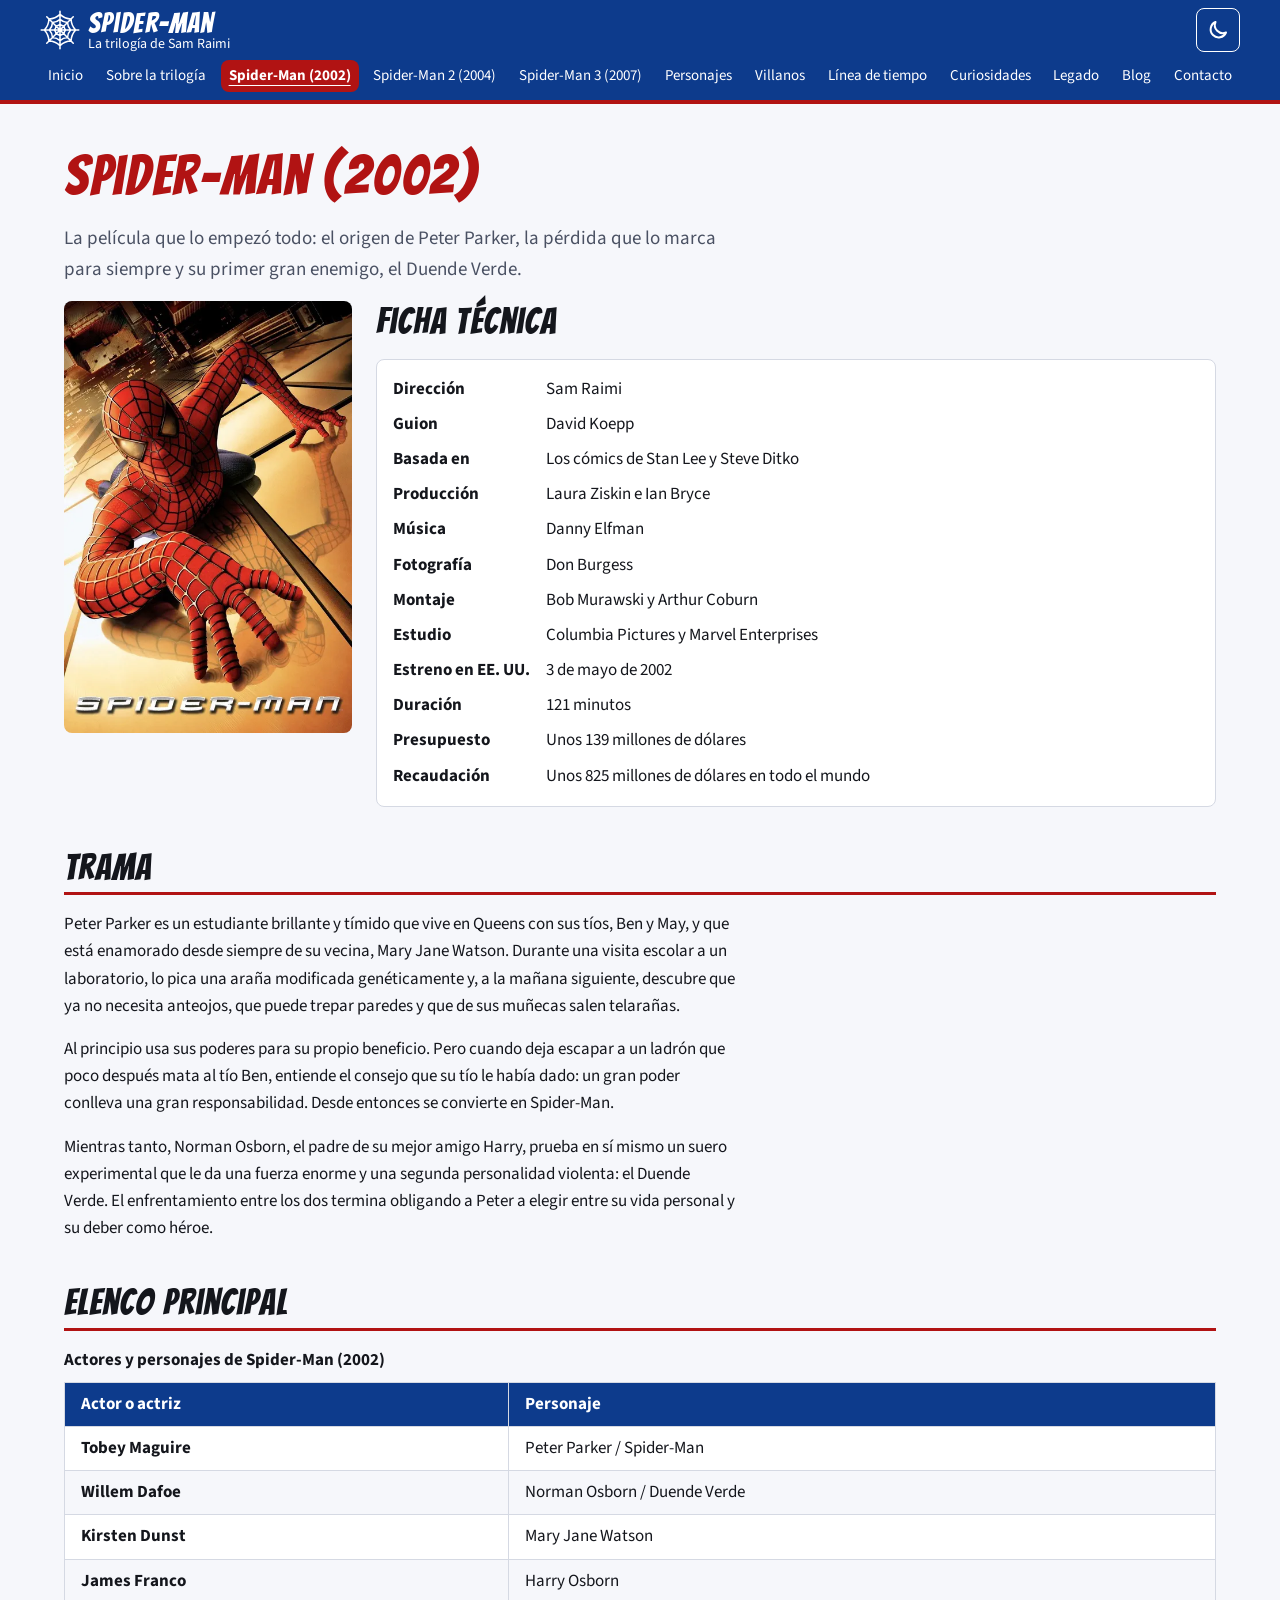
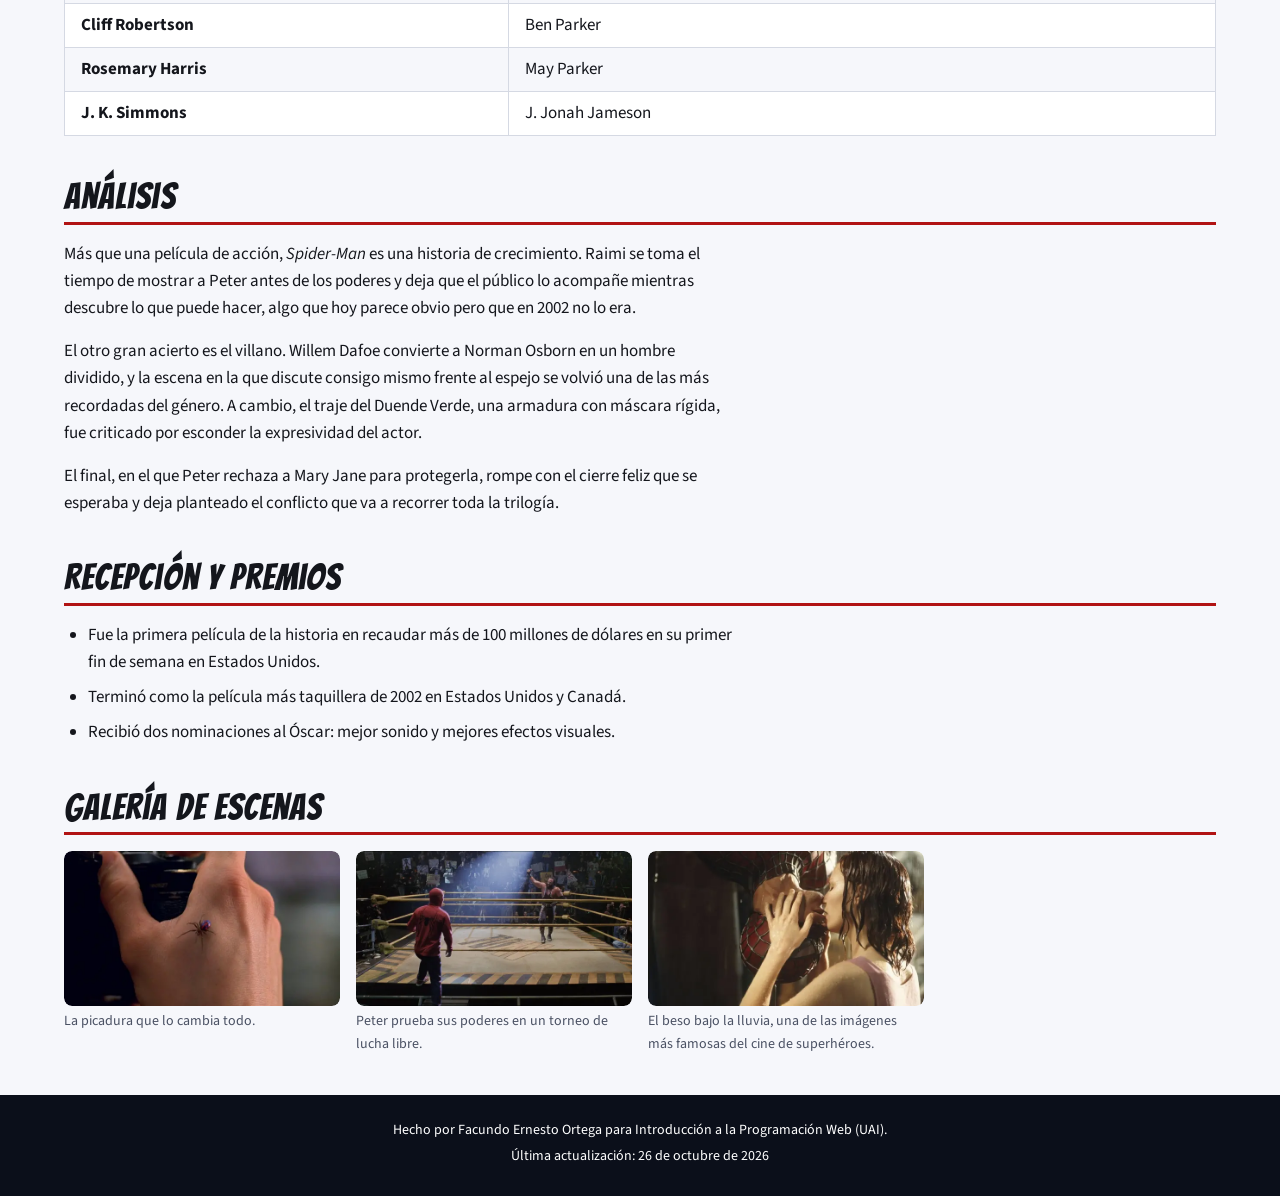
<file: spider-man-2002.html>
<!DOCTYPE html>
<html lang="es">
<head>
    <!-- ===== Metadatos (bloque replicado en todas las páginas) ===== -->
    <meta charset="UTF-8">
    <meta name="viewport" content="width=device-width, initial-scale=1.0">
    <!-- El idioma lo declara lang="es": el validador W3C marca como obsoleto
         el meta content-language, así que http-equiv se usa para el modo
         de compatibilidad del navegador -->
    <meta http-equiv="X-UA-Compatible" content="IE=edge">

    <!-- Metadatos propios de esta página -->
    <title>Spider-Man (2002) | Spider-Man: la trilogía de Sam Raimi</title>
    <meta name="description" content="Ficha técnica, trama y análisis de Spider-Man (2002), la película de Sam Raimi que presentó a Tobey Maguire como Peter Parker y a Willem Dafoe como el Duende Verde.">
    <meta name="keywords" content="Spider-Man 2002, Sam Raimi, Tobey Maguire, Willem Dafoe, Duende Verde, Kirsten Dunst, ficha técnica">

    <!-- Metadatos comunes del sitio -->
    <meta name="author" content="Facundo Ernesto Ortega">
    <meta name="generator" content="Escrito a mano: HTML, CSS y JavaScript">
    <meta name="application-name" content="Spider-Man Trilogía">
    <meta name="robots" content="index, follow">
    <meta name="googlebot" content="index, follow">
    <meta name="google" content="notranslate">
    <meta name="rating" content="general">
    <meta name="theme-color" content="#b11313" media="(prefers-color-scheme: light)">
    <meta name="theme-color" content="#0b0f1a" media="(prefers-color-scheme: dark)">

    <!-- Open Graph: cómo se ve el enlace al compartirlo en redes -->
    <meta property="og:type" content="website">
    <meta property="og:locale" content="es_AR">
    <meta property="og:site_name" content="Spider-Man: la trilogía de Sam Raimi">
    <meta property="og:title" content="Spider-Man (2002) | Spider-Man: la trilogía de Sam Raimi">
    <meta property="og:description" content="Ficha técnica, trama y análisis de Spider-Man (2002), la película de Sam Raimi que presentó a Tobey Maguire como Peter Parker y a Willem Dafoe como el Duende Verde.">
    <meta property="og:image" content="https://spiderman-trilogia.sonuserver.com/images/compartir.png">
    <meta property="og:image:alt" content="Título del sitio sobre un fondo azul con una telaraña roja">
    <meta property="og:url" content="https://spiderman-trilogia.sonuserver.com/spider-man-2002.html">

    <!-- Twitter Cards -->
    <meta name="twitter:card" content="summary_large_image">
    <meta name="twitter:title" content="Spider-Man (2002) | Spider-Man: la trilogía de Sam Raimi">
    <meta name="twitter:description" content="Ficha técnica, trama y análisis de Spider-Man (2002), la película de Sam Raimi que presentó a Tobey Maguire como Peter Parker y a Willem Dafoe como el Duende Verde.">
    <meta name="twitter:image" content="https://spiderman-trilogia.sonuserver.com/images/compartir.png">

    <!-- Íconos -->
    <link rel="icon" href="favicon.ico" sizes="48x48">
    <link rel="icon" href="favicon.svg" type="image/svg+xml">
    <link rel="apple-touch-icon" href="images/iconos/apple-touch-icon.png">

    <!-- Manifiesto: permite instalar el sitio como app (PWA) -->
    <link rel="manifest" href="manifest.json">

    <!-- Tipografías (Google Fonts) y hoja de estilos -->
    <link rel="preconnect" href="https://fonts.googleapis.com">
    <link rel="preconnect" href="https://fonts.gstatic.com" crossorigin>
    <link rel="stylesheet" href="https://fonts.googleapis.com/css2?family=Bangers&amp;family=Source+Sans+3:ital,wght@0,400;0,700;1,400&amp;display=swap">
    <link rel="stylesheet" href="css/estilos.css">


    <!-- Recursos propios de esta página -->
    <!-- Datos estructurados (Schema.org) de la película: bloque de datos JSON, no código -->
    <script type="application/ld+json">
    {
        "@context": "https://schema.org",
        "@type": "Movie",
        "name": "Spider-Man",
        "datePublished": "2002-05-03",
        "duration": "PT121M",
        "image": "https://spiderman-trilogia.sonuserver.com/images/peliculas/spider-man-2002-poster.webp",
        "director": { "@type": "Person", "name": "Sam Raimi" },
        "author": { "@type": "Person", "name": "David Koepp" },
        "musicBy": { "@type": "Person", "name": "Danny Elfman" },
        "productionCompany": { "@type": "Organization", "name": "Columbia Pictures" },
        "actor": [
            { "@type": "Person", "name": "Tobey Maguire" },
            { "@type": "Person", "name": "Willem Dafoe" },
            { "@type": "Person", "name": "Kirsten Dunst" },
            { "@type": "Person", "name": "James Franco" }
        ]
    }
    </script>
    <script src="js/galeria.js" defer></script>
    <!-- Fin de recursos propios -->

    <!-- Tema: sin defer para aplicar el modo oscuro antes de pintar (ver tema.js) -->
    <script src="js/tema.js"></script>

    <!-- Scripts: defer los ejecuta cuando el DOM ya está cargado -->
    <script src="js/navegacion.js" defer></script>
    <script src="js/volver-arriba.js" defer></script>
</head>
<body>
    <!-- Enlace para saltear la navegación con teclado o lector de pantalla -->
    <a class="saltar-al-contenido" href="#contenido" title="Saltear el menú e ir al contenido">Saltar al contenido principal</a>

    <!-- ===== Encabezado y navegación (bloque replicado en todas las páginas) ===== -->
    <header class="encabezado">
        <a class="marca" href="index.html" title="Volver a la página de inicio">
            <span class="marca__logo" aria-hidden="true"></span>
            <span class="marca__nombre">Spider-Man <span class="marca__detalle">La trilogía de Sam Raimi</span></span>
        </a>

        <!-- Botón de modo oscuro: lo muestra tema.js -->
        <button class="boton-tema" type="button" aria-label="Modo oscuro" aria-pressed="false" title="Cambiar entre modo claro y oscuro" hidden>
            <svg class="boton-tema__luna" viewBox="0 0 24 24" width="24" height="24" aria-hidden="true" focusable="false">
                <path d="M20 14.5A8 8 0 0 1 9.5 4a8 8 0 1 0 10.5 10.5z" fill="none" stroke="currentColor" stroke-width="2" stroke-linejoin="round"/>
            </svg>
            <svg class="boton-tema__sol" viewBox="0 0 24 24" width="24" height="24" aria-hidden="true" focusable="false">
                <circle cx="12" cy="12" r="4" fill="none" stroke="currentColor" stroke-width="2"/>
                <path d="M12 2v2M12 20v2M4.9 4.9l1.4 1.4M17.7 17.7l1.4 1.4M2 12h2M20 12h2M4.9 19.1l1.4-1.4M17.7 6.3l1.4-1.4" fill="none" stroke="currentColor" stroke-width="2" stroke-linecap="round"/>
            </svg>
        </button>

        <!-- Botón del menú en mobile: lo muestra navegacion.js -->
        <button class="boton-menu" type="button" aria-expanded="false" aria-controls="menu-principal" hidden>
            <svg class="boton-menu__icono" viewBox="0 0 24 24" width="24" height="24" aria-hidden="true" focusable="false">
                <path d="M3 6h18M3 12h18M3 18h18" fill="none" stroke="currentColor" stroke-width="2" stroke-linecap="round"/>
            </svg>
            <span class="boton-menu__texto">Menú</span>
        </button>

        <nav class="navegacion" aria-label="Principal">
            <ul class="navegacion__lista" id="menu-principal">
                <li><a href="index.html" title="Ir a la página de inicio">Inicio</a></li>
                <li><a href="sobre-la-trilogia.html" title="Contexto y datos generales de la trilogía">Sobre la trilogía</a></li>
                <li><a href="spider-man-2002.html" title="Ficha técnica, trama y análisis de la primera película" aria-current="page">Spider-Man (2002)</a></li>
                <li><a href="spider-man-2-2004.html" title="Ficha técnica, trama y análisis de la segunda película">Spider-Man 2 (2004)</a></li>
                <li><a href="spider-man-3-2007.html" title="Ficha técnica, trama y análisis de la tercera película">Spider-Man 3 (2007)</a></li>
                <li><a href="personajes.html" title="Perfiles de los personajes principales">Personajes</a></li>
                <li><a href="villanos.html" title="Análisis de los villanos de la saga">Villanos</a></li>
                <li><a href="linea-de-tiempo.html" title="Cronología interactiva de la saga">Línea de tiempo</a></li>
                <li><a href="curiosidades.html" title="Datos de producción y detrás de escena">Curiosidades</a></li>
                <li><a href="legado.html" title="Influencia de la trilogía en el cine de superhéroes">Legado</a></li>
                <li><a href="blog.html" title="Reseñas y artículos de opinión">Blog</a></li>
                <li><a href="contacto.html" title="Formulario para enviar comentarios y consultas">Contacto</a></li>
            </ul>
        </nav>
    </header>

    <!-- ===== Contenido principal (propio de cada página) ===== -->
    <main id="contenido" class="contenido" tabindex="-1">
        <h1>Spider-Man (2002)</h1>
        <p class="entradilla">La película que lo empezó todo: el origen de Peter Parker, la pérdida que lo marca para siempre y su primer gran enemigo, el Duende Verde.</p>

        <!-- Póster y ficha técnica -->
        <div class="pelicula-cabecera">
            <img class="pelicula-cabecera__poster" src="images/peliculas/spider-man-2002-poster.webp" width="500" height="750"
                 alt="Póster de Spider-Man: el héroe trepa por la fachada vidriada de un edificio, que refleja su figura">
            <section aria-labelledby="titulo-ficha">
                <h2 id="titulo-ficha">Ficha técnica</h2>
                <dl class="ficha-tecnica">
                    <dt>Dirección</dt>
                    <dd>Sam Raimi</dd>
                    <dt>Guion</dt>
                    <dd>David Koepp</dd>
                    <dt>Basada en</dt>
                    <dd>Los cómics de Stan Lee y Steve Ditko</dd>
                    <dt>Producción</dt>
                    <dd>Laura Ziskin e Ian Bryce</dd>
                    <dt>Música</dt>
                    <dd>Danny Elfman</dd>
                    <dt>Fotografía</dt>
                    <dd>Don Burgess</dd>
                    <dt>Montaje</dt>
                    <dd>Bob Murawski y Arthur Coburn</dd>
                    <dt>Estudio</dt>
                    <dd>Columbia Pictures y Marvel Enterprises</dd>
                    <dt>Estreno en EE. UU.</dt>
                    <dd><time datetime="2002-05-03">3 de mayo de 2002</time></dd>
                    <dt>Duración</dt>
                    <dd>121 minutos</dd>
                    <dt>Presupuesto</dt>
                    <dd>Unos 139 millones de dólares</dd>
                    <dt>Recaudación</dt>
                    <dd>Unos 825 millones de dólares en todo el mundo</dd>
                </dl>
            </section>
        </div>

        <section class="seccion" aria-labelledby="titulo-trama">
            <h2 id="titulo-trama">Trama</h2>
            <p>Peter Parker es un estudiante brillante y tímido que vive en Queens con sus tíos, Ben y May, y que está enamorado desde siempre de su vecina, Mary Jane Watson. Durante una visita escolar a un laboratorio, lo pica una araña modificada genéticamente y, a la mañana siguiente, descubre que ya no necesita anteojos, que puede trepar paredes y que de sus muñecas salen telarañas.</p>
            <p>Al principio usa sus poderes para su propio beneficio. Pero cuando deja escapar a un ladrón que poco después mata al tío Ben, entiende el consejo que su tío le había dado: un gran poder conlleva una gran responsabilidad. Desde entonces se convierte en Spider-Man.</p>
            <p>Mientras tanto, Norman Osborn, el padre de su mejor amigo Harry, prueba en sí mismo un suero experimental que le da una fuerza enorme y una segunda personalidad violenta: el Duende Verde. El enfrentamiento entre los dos termina obligando a Peter a elegir entre su vida personal y su deber como héroe.</p>
        </section>

        <section class="seccion" aria-labelledby="titulo-elenco">
            <h2 id="titulo-elenco">Elenco principal</h2>
            <div class="tabla-contenedor" role="region" aria-labelledby="titulo-tabla-elenco" tabindex="0">
                <table class="tabla">
                    <caption id="titulo-tabla-elenco">Actores y personajes de Spider-Man (2002)</caption>
                    <thead>
                        <tr>
                            <th scope="col">Actor o actriz</th>
                            <th scope="col">Personaje</th>
                        </tr>
                    </thead>
                    <tbody>
                        <tr><th scope="row">Tobey Maguire</th><td>Peter Parker / Spider-Man</td></tr>
                        <tr><th scope="row">Willem Dafoe</th><td>Norman Osborn / Duende Verde</td></tr>
                        <tr><th scope="row">Kirsten Dunst</th><td>Mary Jane Watson</td></tr>
                        <tr><th scope="row">James Franco</th><td>Harry Osborn</td></tr>
                        <tr><th scope="row">Cliff Robertson</th><td>Ben Parker</td></tr>
                        <tr><th scope="row">Rosemary Harris</th><td>May Parker</td></tr>
                        <tr><th scope="row">J. K. Simmons</th><td>J. Jonah Jameson</td></tr>
                    </tbody>
                </table>
            </div>
        </section>

        <section class="seccion" aria-labelledby="titulo-analisis">
            <h2 id="titulo-analisis">Análisis</h2>
            <p>Más que una película de acción, <em>Spider-Man</em> es una historia de crecimiento. Raimi se toma el tiempo de mostrar a Peter antes de los poderes y deja que el público lo acompañe mientras descubre lo que puede hacer, algo que hoy parece obvio pero que en 2002 no lo era.</p>
            <p>El otro gran acierto es el villano. Willem Dafoe convierte a Norman Osborn en un hombre dividido, y la escena en la que discute consigo mismo frente al espejo se volvió una de las más recordadas del género. A cambio, el traje del Duende Verde, una armadura con máscara rígida, fue criticado por esconder la expresividad del actor.</p>
            <p>El final, en el que Peter rechaza a Mary Jane para protegerla, rompe con el cierre feliz que se esperaba y deja planteado el conflicto que va a recorrer toda la trilogía.</p>
        </section>

        <section class="seccion" aria-labelledby="titulo-recepcion">
            <h2 id="titulo-recepcion">Recepción y premios</h2>
            <ul class="lista-contenido">
                <li>Fue la primera película de la historia en recaudar más de 100 millones de dólares en su primer fin de semana en Estados Unidos.</li>
                <li>Terminó como la película más taquillera de 2002 en Estados Unidos y Canadá.</li>
                <li>Recibió dos nominaciones al Óscar: mejor sonido y mejores efectos visuales.</li>
            </ul>
        </section>

        <!-- Galería: cada miniatura enlaza a la imagen grande; galeria.js la abre en un lightbox -->
        <section class="seccion" aria-labelledby="titulo-galeria">
            <h2 id="titulo-galeria">Galería de escenas</h2>
            <ul class="galeria">
                <li>
                    <figure class="figura">
                        <a class="galeria__enlace" href="images/peliculas/spider-man-2002-picadura.webp" title="Ver la escena en tamaño grande">
                            <img src="images/peliculas/spider-man-2002-picadura-640.webp" width="640" height="360" loading="lazy"
                                 alt="Primer plano de una araña roja y azul sobre el dorso de la mano de Peter">
                        </a>
                        <figcaption>La picadura que lo cambia todo.</figcaption>
                    </figure>
                </li>
                <li>
                    <figure class="figura">
                        <a class="galeria__enlace" href="images/peliculas/spider-man-2002-lucha-libre.webp" title="Ver la escena en tamaño grande">
                            <img src="images/peliculas/spider-man-2002-lucha-libre-640.webp" width="640" height="360" loading="lazy"
                                 alt="Peter, con un disfraz rojo improvisado, camina hacia un ring de lucha libre donde lo espera su rival">
                        </a>
                        <figcaption>Peter prueba sus poderes en un torneo de lucha libre.</figcaption>
                    </figure>
                </li>
                <li>
                    <figure class="figura">
                        <a class="galeria__enlace" href="images/peliculas/spider-man-2002-beso.webp" title="Ver la escena en tamaño grande">
                            <img src="images/peliculas/spider-man-2002-beso-640.webp" width="640" height="360" loading="lazy"
                                 alt="Mary Jane, bajo la lluvia, besa a Spider-Man, que cuelga cabeza abajo con la máscara levantada hasta la nariz">
                        </a>
                        <figcaption>El beso bajo la lluvia, una de las imágenes más famosas del cine de superhéroes.</figcaption>
                    </figure>
                </li>
            </ul>
        </section>
    </main>

    <!-- ===== Pie de página (bloque replicado en todas las páginas) ===== -->
    <footer class="pie">
        <p>Hecho por Facundo Ernesto Ortega para Introducción a la Programación Web (UAI).</p>
        <p>Última actualización: <time datetime="2026-10-26">26 de octubre de 2026</time></p>
    </footer>

    <!-- Botón "volver arriba": volver-arriba.js lo muestra al bajar la página -->
    <button class="volver-arriba" type="button" aria-label="Volver arriba" title="Volver al principio de la página" hidden>
        <svg viewBox="0 0 24 24" width="24" height="24" aria-hidden="true" focusable="false">
            <path d="M12 19V5M5 12l7-7 7 7" fill="none" stroke="currentColor" stroke-width="2" stroke-linecap="round" stroke-linejoin="round"/>
        </svg>
    </button>
</body>
</html>
</file>
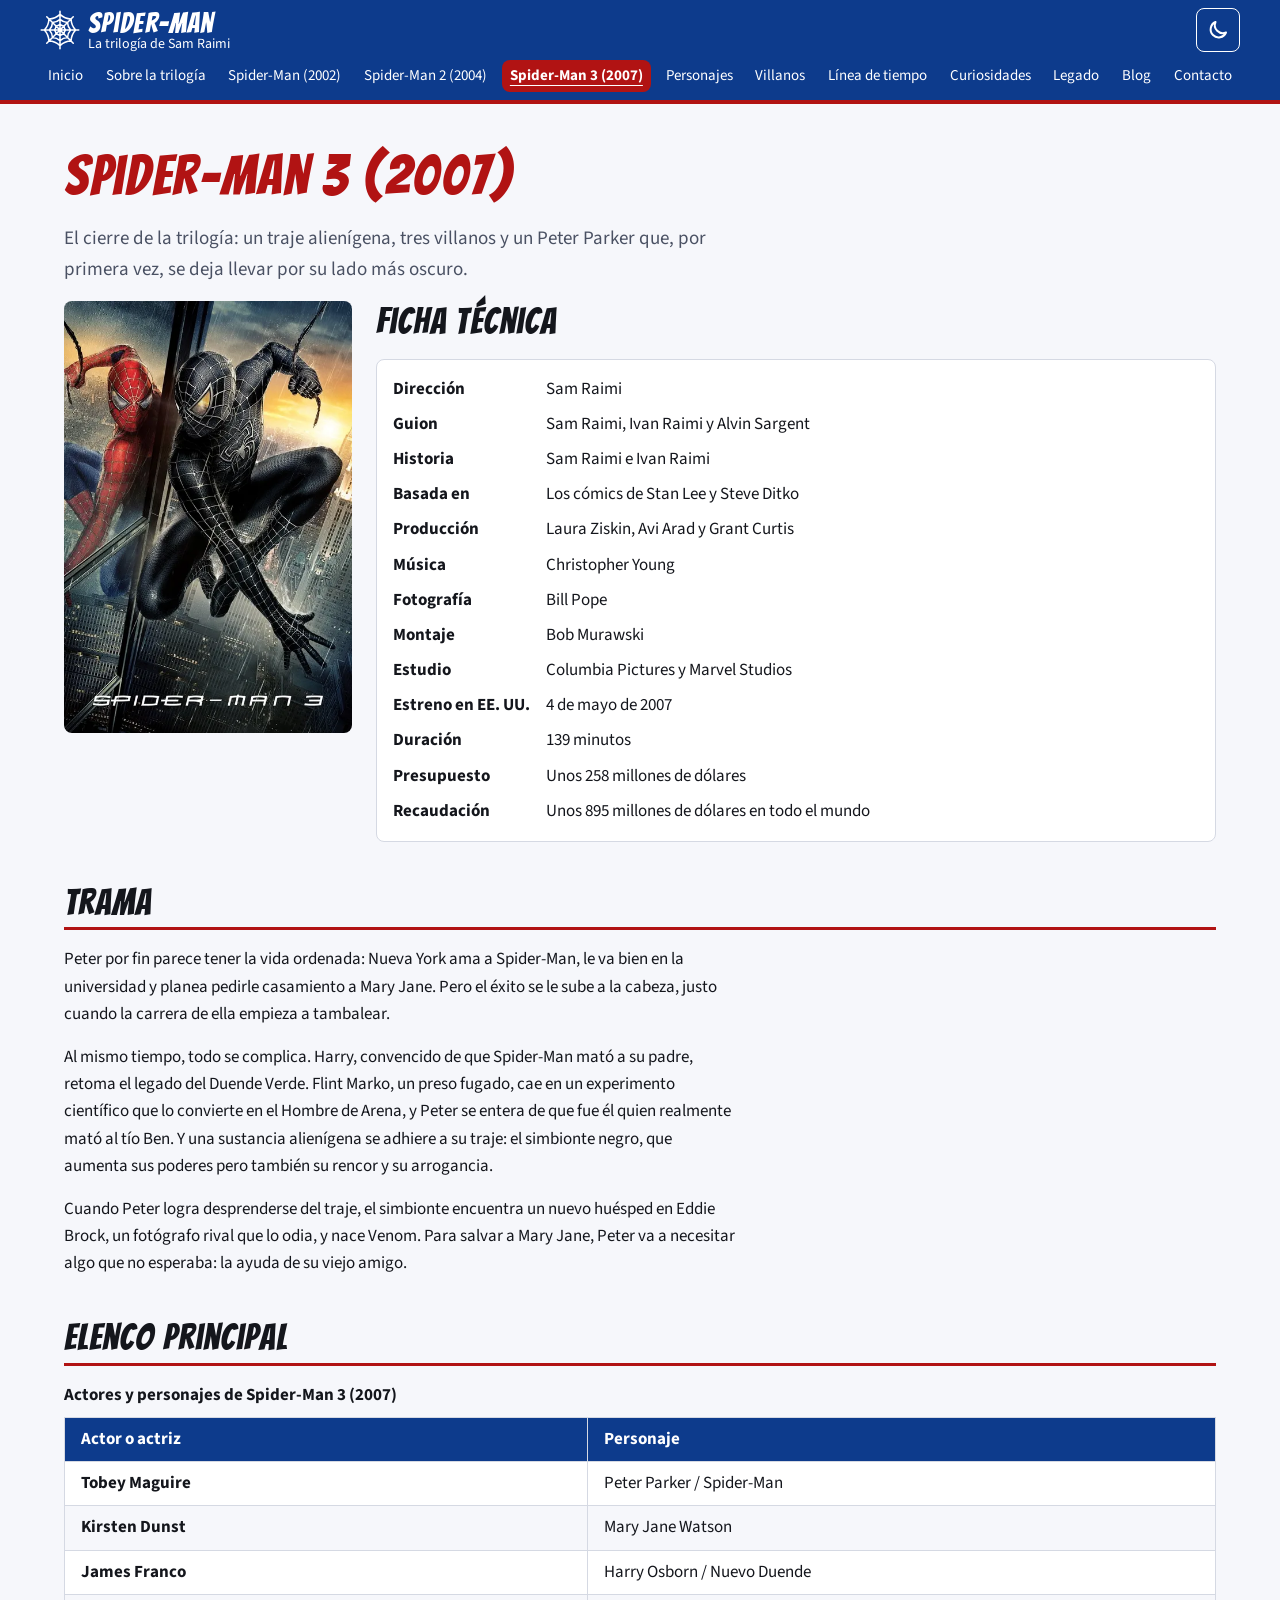
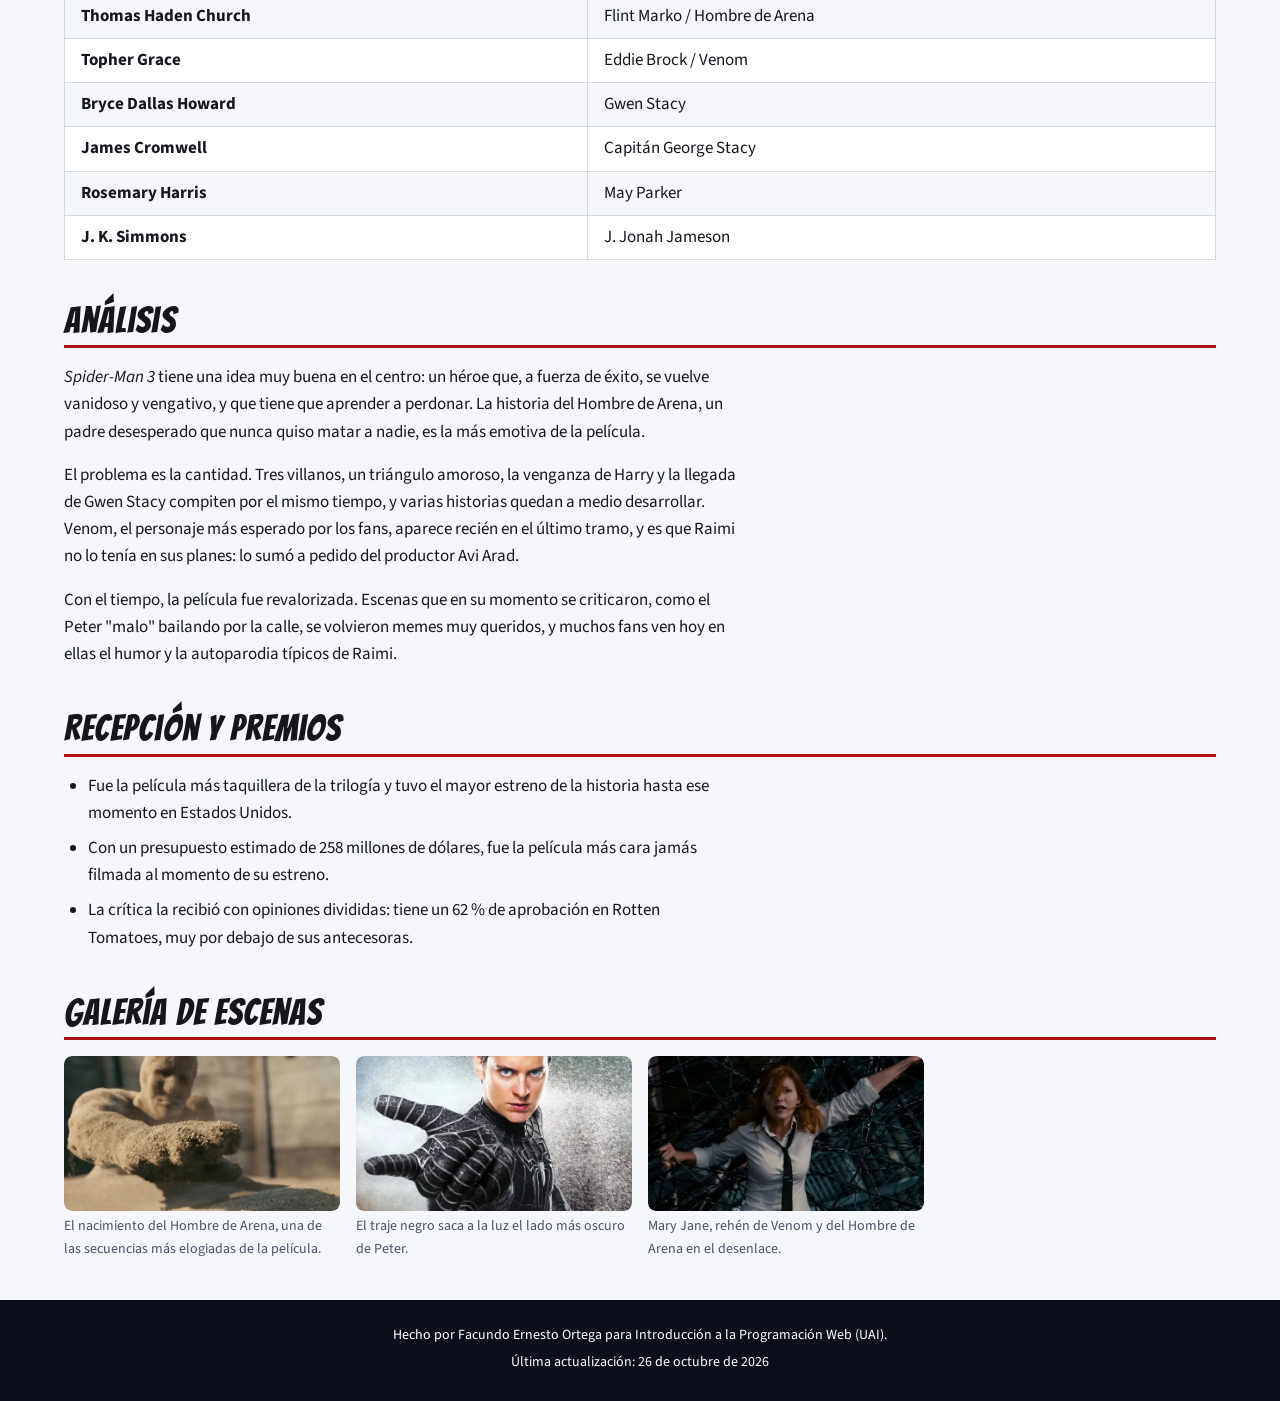
<file: spider-man-3-2007.html>
<!DOCTYPE html>
<html lang="es">
<head>
    <!-- ===== Metadatos (bloque replicado en todas las páginas) ===== -->
    <meta charset="UTF-8">
    <meta name="viewport" content="width=device-width, initial-scale=1.0">
    <!-- El idioma lo declara lang="es": el validador W3C marca como obsoleto
         el meta content-language, así que http-equiv se usa para el modo
         de compatibilidad del navegador -->
    <meta http-equiv="X-UA-Compatible" content="IE=edge">

    <!-- Metadatos propios de esta página -->
    <title>Spider-Man 3 (2007) | Spider-Man: la trilogía de Sam Raimi</title>
    <meta name="description" content="Ficha técnica, trama y análisis de Spider-Man 3 (2007), el cierre de la trilogía de Sam Raimi con el Hombre de Arena, Venom y el Nuevo Duende.">
    <meta name="keywords" content="Spider-Man 3, 2007, Sam Raimi, Tobey Maguire, Venom, Hombre de Arena, Nuevo Duende, ficha técnica">

    <!-- Metadatos comunes del sitio -->
    <meta name="author" content="Facundo Ernesto Ortega">
    <meta name="generator" content="Escrito a mano: HTML, CSS y JavaScript">
    <meta name="application-name" content="Spider-Man Trilogía">
    <meta name="robots" content="index, follow">
    <meta name="googlebot" content="index, follow">
    <meta name="google" content="notranslate">
    <meta name="rating" content="general">
    <meta name="theme-color" content="#b11313" media="(prefers-color-scheme: light)">
    <meta name="theme-color" content="#0b0f1a" media="(prefers-color-scheme: dark)">

    <!-- Open Graph: cómo se ve el enlace al compartirlo en redes -->
    <meta property="og:type" content="website">
    <meta property="og:locale" content="es_AR">
    <meta property="og:site_name" content="Spider-Man: la trilogía de Sam Raimi">
    <meta property="og:title" content="Spider-Man 3 (2007) | Spider-Man: la trilogía de Sam Raimi">
    <meta property="og:description" content="Ficha técnica, trama y análisis de Spider-Man 3 (2007), el cierre de la trilogía de Sam Raimi con el Hombre de Arena, Venom y el Nuevo Duende.">
    <meta property="og:image" content="https://spiderman-trilogia.sonuserver.com/images/compartir.png">
    <meta property="og:image:alt" content="Título del sitio sobre un fondo azul con una telaraña roja">
    <meta property="og:url" content="https://spiderman-trilogia.sonuserver.com/spider-man-3-2007.html">

    <!-- Twitter Cards -->
    <meta name="twitter:card" content="summary_large_image">
    <meta name="twitter:title" content="Spider-Man 3 (2007) | Spider-Man: la trilogía de Sam Raimi">
    <meta name="twitter:description" content="Ficha técnica, trama y análisis de Spider-Man 3 (2007), el cierre de la trilogía de Sam Raimi con el Hombre de Arena, Venom y el Nuevo Duende.">
    <meta name="twitter:image" content="https://spiderman-trilogia.sonuserver.com/images/compartir.png">

    <!-- Íconos -->
    <link rel="icon" href="favicon.ico" sizes="48x48">
    <link rel="icon" href="favicon.svg" type="image/svg+xml">
    <link rel="apple-touch-icon" href="images/iconos/apple-touch-icon.png">

    <!-- Manifiesto: permite instalar el sitio como app (PWA) -->
    <link rel="manifest" href="manifest.json">

    <!-- Tipografías (Google Fonts) y hoja de estilos -->
    <link rel="preconnect" href="https://fonts.googleapis.com">
    <link rel="preconnect" href="https://fonts.gstatic.com" crossorigin>
    <link rel="stylesheet" href="https://fonts.googleapis.com/css2?family=Bangers&amp;family=Source+Sans+3:ital,wght@0,400;0,700;1,400&amp;display=swap">
    <link rel="stylesheet" href="css/estilos.css">


    <!-- Recursos propios de esta página -->
    <!-- Datos estructurados (Schema.org) de la película: bloque de datos JSON, no código -->
    <script type="application/ld+json">
    {
        "@context": "https://schema.org",
        "@type": "Movie",
        "name": "Spider-Man 3",
        "datePublished": "2007-05-04",
        "duration": "PT139M",
        "image": "https://spiderman-trilogia.sonuserver.com/images/peliculas/spider-man-3-2007-poster.webp",
        "director": { "@type": "Person", "name": "Sam Raimi" },
        "author": [
            { "@type": "Person", "name": "Sam Raimi" },
            { "@type": "Person", "name": "Ivan Raimi" },
            { "@type": "Person", "name": "Alvin Sargent" }
        ],
        "musicBy": { "@type": "Person", "name": "Christopher Young" },
        "productionCompany": { "@type": "Organization", "name": "Columbia Pictures" },
        "actor": [
            { "@type": "Person", "name": "Tobey Maguire" },
            { "@type": "Person", "name": "Kirsten Dunst" },
            { "@type": "Person", "name": "James Franco" },
            { "@type": "Person", "name": "Thomas Haden Church" },
            { "@type": "Person", "name": "Topher Grace" }
        ]
    }
    </script>
    <script src="js/galeria.js" defer></script>
    <!-- Fin de recursos propios -->

    <!-- Tema: sin defer para aplicar el modo oscuro antes de pintar (ver tema.js) -->
    <script src="js/tema.js"></script>

    <!-- Scripts: defer los ejecuta cuando el DOM ya está cargado -->
    <script src="js/navegacion.js" defer></script>
    <script src="js/volver-arriba.js" defer></script>
</head>
<body>
    <!-- Enlace para saltear la navegación con teclado o lector de pantalla -->
    <a class="saltar-al-contenido" href="#contenido" title="Saltear el menú e ir al contenido">Saltar al contenido principal</a>

    <!-- ===== Encabezado y navegación (bloque replicado en todas las páginas) ===== -->
    <header class="encabezado">
        <a class="marca" href="index.html" title="Volver a la página de inicio">
            <span class="marca__logo" aria-hidden="true"></span>
            <span class="marca__nombre">Spider-Man <span class="marca__detalle">La trilogía de Sam Raimi</span></span>
        </a>

        <!-- Botón de modo oscuro: lo muestra tema.js -->
        <button class="boton-tema" type="button" aria-label="Modo oscuro" aria-pressed="false" title="Cambiar entre modo claro y oscuro" hidden>
            <svg class="boton-tema__luna" viewBox="0 0 24 24" width="24" height="24" aria-hidden="true" focusable="false">
                <path d="M20 14.5A8 8 0 0 1 9.5 4a8 8 0 1 0 10.5 10.5z" fill="none" stroke="currentColor" stroke-width="2" stroke-linejoin="round"/>
            </svg>
            <svg class="boton-tema__sol" viewBox="0 0 24 24" width="24" height="24" aria-hidden="true" focusable="false">
                <circle cx="12" cy="12" r="4" fill="none" stroke="currentColor" stroke-width="2"/>
                <path d="M12 2v2M12 20v2M4.9 4.9l1.4 1.4M17.7 17.7l1.4 1.4M2 12h2M20 12h2M4.9 19.1l1.4-1.4M17.7 6.3l1.4-1.4" fill="none" stroke="currentColor" stroke-width="2" stroke-linecap="round"/>
            </svg>
        </button>

        <!-- Botón del menú en mobile: lo muestra navegacion.js -->
        <button class="boton-menu" type="button" aria-expanded="false" aria-controls="menu-principal" hidden>
            <svg class="boton-menu__icono" viewBox="0 0 24 24" width="24" height="24" aria-hidden="true" focusable="false">
                <path d="M3 6h18M3 12h18M3 18h18" fill="none" stroke="currentColor" stroke-width="2" stroke-linecap="round"/>
            </svg>
            <span class="boton-menu__texto">Menú</span>
        </button>

        <nav class="navegacion" aria-label="Principal">
            <ul class="navegacion__lista" id="menu-principal">
                <li><a href="index.html" title="Ir a la página de inicio">Inicio</a></li>
                <li><a href="sobre-la-trilogia.html" title="Contexto y datos generales de la trilogía">Sobre la trilogía</a></li>
                <li><a href="spider-man-2002.html" title="Ficha técnica, trama y análisis de la primera película">Spider-Man (2002)</a></li>
                <li><a href="spider-man-2-2004.html" title="Ficha técnica, trama y análisis de la segunda película">Spider-Man 2 (2004)</a></li>
                <li><a href="spider-man-3-2007.html" title="Ficha técnica, trama y análisis de la tercera película" aria-current="page">Spider-Man 3 (2007)</a></li>
                <li><a href="personajes.html" title="Perfiles de los personajes principales">Personajes</a></li>
                <li><a href="villanos.html" title="Análisis de los villanos de la saga">Villanos</a></li>
                <li><a href="linea-de-tiempo.html" title="Cronología interactiva de la saga">Línea de tiempo</a></li>
                <li><a href="curiosidades.html" title="Datos de producción y detrás de escena">Curiosidades</a></li>
                <li><a href="legado.html" title="Influencia de la trilogía en el cine de superhéroes">Legado</a></li>
                <li><a href="blog.html" title="Reseñas y artículos de opinión">Blog</a></li>
                <li><a href="contacto.html" title="Formulario para enviar comentarios y consultas">Contacto</a></li>
            </ul>
        </nav>
    </header>

    <!-- ===== Contenido principal (propio de cada página) ===== -->
    <main id="contenido" class="contenido" tabindex="-1">
        <h1>Spider-Man 3 (2007)</h1>
        <p class="entradilla">El cierre de la trilogía: un traje alienígena, tres villanos y un Peter Parker que, por primera vez, se deja llevar por su lado más oscuro.</p>

        <!-- Póster y ficha técnica -->
        <div class="pelicula-cabecera">
            <img class="pelicula-cabecera__poster" src="images/peliculas/spider-man-3-2007-poster.webp" width="500" height="750"
                 alt="Póster de Spider-Man 3: el héroe con el traje negro del simbionte trepa un rascacielos, reflejado en el vidrio con su traje rojo">
            <section aria-labelledby="titulo-ficha">
                <h2 id="titulo-ficha">Ficha técnica</h2>
                <dl class="ficha-tecnica">
                    <dt>Dirección</dt>
                    <dd>Sam Raimi</dd>
                    <dt>Guion</dt>
                    <dd>Sam Raimi, Ivan Raimi y Alvin Sargent</dd>
                    <dt>Historia</dt>
                    <dd>Sam Raimi e Ivan Raimi</dd>
                    <dt>Basada en</dt>
                    <dd>Los cómics de Stan Lee y Steve Ditko</dd>
                    <dt>Producción</dt>
                    <dd>Laura Ziskin, Avi Arad y Grant Curtis</dd>
                    <dt>Música</dt>
                    <dd>Christopher Young</dd>
                    <dt>Fotografía</dt>
                    <dd>Bill Pope</dd>
                    <dt>Montaje</dt>
                    <dd>Bob Murawski</dd>
                    <dt>Estudio</dt>
                    <dd>Columbia Pictures y Marvel Studios</dd>
                    <dt>Estreno en EE. UU.</dt>
                    <dd><time datetime="2007-05-04">4 de mayo de 2007</time></dd>
                    <dt>Duración</dt>
                    <dd>139 minutos</dd>
                    <dt>Presupuesto</dt>
                    <dd>Unos 258 millones de dólares</dd>
                    <dt>Recaudación</dt>
                    <dd>Unos 895 millones de dólares en todo el mundo</dd>
                </dl>
            </section>
        </div>

        <section class="seccion" aria-labelledby="titulo-trama">
            <h2 id="titulo-trama">Trama</h2>
            <p>Peter por fin parece tener la vida ordenada: Nueva York ama a Spider-Man, le va bien en la universidad y planea pedirle casamiento a Mary Jane. Pero el éxito se le sube a la cabeza, justo cuando la carrera de ella empieza a tambalear.</p>
            <p>Al mismo tiempo, todo se complica. Harry, convencido de que Spider-Man mató a su padre, retoma el legado del Duende Verde. Flint Marko, un preso fugado, cae en un experimento científico que lo convierte en el Hombre de Arena, y Peter se entera de que fue él quien realmente mató al tío Ben. Y una sustancia alienígena se adhiere a su traje: el simbionte negro, que aumenta sus poderes pero también su rencor y su arrogancia.</p>
            <p>Cuando Peter logra desprenderse del traje, el simbionte encuentra un nuevo huésped en Eddie Brock, un fotógrafo rival que lo odia, y nace Venom. Para salvar a Mary Jane, Peter va a necesitar algo que no esperaba: la ayuda de su viejo amigo.</p>
        </section>

        <section class="seccion" aria-labelledby="titulo-elenco">
            <h2 id="titulo-elenco">Elenco principal</h2>
            <div class="tabla-contenedor" role="region" aria-labelledby="titulo-tabla-elenco" tabindex="0">
                <table class="tabla">
                    <caption id="titulo-tabla-elenco">Actores y personajes de Spider-Man 3 (2007)</caption>
                    <thead>
                        <tr>
                            <th scope="col">Actor o actriz</th>
                            <th scope="col">Personaje</th>
                        </tr>
                    </thead>
                    <tbody>
                        <tr><th scope="row">Tobey Maguire</th><td>Peter Parker / Spider-Man</td></tr>
                        <tr><th scope="row">Kirsten Dunst</th><td>Mary Jane Watson</td></tr>
                        <tr><th scope="row">James Franco</th><td>Harry Osborn / Nuevo Duende</td></tr>
                        <tr><th scope="row">Thomas Haden Church</th><td>Flint Marko / Hombre de Arena</td></tr>
                        <tr><th scope="row">Topher Grace</th><td>Eddie Brock / Venom</td></tr>
                        <tr><th scope="row">Bryce Dallas Howard</th><td>Gwen Stacy</td></tr>
                        <tr><th scope="row">James Cromwell</th><td>Capitán George Stacy</td></tr>
                        <tr><th scope="row">Rosemary Harris</th><td>May Parker</td></tr>
                        <tr><th scope="row">J. K. Simmons</th><td>J. Jonah Jameson</td></tr>
                    </tbody>
                </table>
            </div>
        </section>

        <section class="seccion" aria-labelledby="titulo-analisis">
            <h2 id="titulo-analisis">Análisis</h2>
            <p><em>Spider-Man 3</em> tiene una idea muy buena en el centro: un héroe que, a fuerza de éxito, se vuelve vanidoso y vengativo, y que tiene que aprender a perdonar. La historia del Hombre de Arena, un padre desesperado que nunca quiso matar a nadie, es la más emotiva de la película.</p>
            <p>El problema es la cantidad. Tres villanos, un triángulo amoroso, la venganza de Harry y la llegada de Gwen Stacy compiten por el mismo tiempo, y varias historias quedan a medio desarrollar. Venom, el personaje más esperado por los fans, aparece recién en el último tramo, y es que Raimi no lo tenía en sus planes: lo sumó a pedido del productor Avi Arad.</p>
            <p>Con el tiempo, la película fue revalorizada. Escenas que en su momento se criticaron, como el Peter "malo" bailando por la calle, se volvieron memes muy queridos, y muchos fans ven hoy en ellas el humor y la autoparodia típicos de Raimi.</p>
        </section>

        <section class="seccion" aria-labelledby="titulo-recepcion">
            <h2 id="titulo-recepcion">Recepción y premios</h2>
            <ul class="lista-contenido">
                <li>Fue la película más taquillera de la trilogía y tuvo el mayor estreno de la historia hasta ese momento en Estados Unidos.</li>
                <li>Con un presupuesto estimado de 258 millones de dólares, fue la película más cara jamás filmada al momento de su estreno.</li>
                <li>La crítica la recibió con opiniones divididas: tiene un 62 % de aprobación en Rotten Tomatoes, muy por debajo de sus antecesoras.</li>
            </ul>
        </section>

        <!-- Galería: cada miniatura enlaza a la imagen grande; galeria.js la abre en un lightbox -->
        <section class="seccion" aria-labelledby="titulo-galeria">
            <h2 id="titulo-galeria">Galería de escenas</h2>
            <ul class="galeria">
                <li>
                    <figure class="figura">
                        <a class="galeria__enlace" href="images/peliculas/spider-man-3-2007-hombre-de-arena.webp" title="Ver la escena en tamaño grande">
                            <img src="images/peliculas/spider-man-3-2007-hombre-de-arena-640.webp" width="640" height="360" loading="lazy"
                                 alt="Un cuerpo hecho de arena intenta levantarse del suelo con esfuerzo, apoyándose en una mano">
                        </a>
                        <figcaption>El nacimiento del Hombre de Arena, una de las secuencias más elogiadas de la película.</figcaption>
                    </figure>
                </li>
                <li>
                    <figure class="figura">
                        <a class="galeria__enlace" href="images/peliculas/spider-man-3-2007-traje-negro.webp" title="Ver la escena en tamaño grande">
                            <img src="images/peliculas/spider-man-3-2007-traje-negro-640.webp" width="640" height="360" loading="lazy"
                                 alt="Peter, sin máscara y con el traje negro del simbionte, extiende la mano hacia adelante con mirada desafiante">
                        </a>
                        <figcaption>El traje negro saca a la luz el lado más oscuro de Peter.</figcaption>
                    </figure>
                </li>
                <li>
                    <figure class="figura">
                        <a class="galeria__enlace" href="images/peliculas/spider-man-3-2007-mary-jane-telarana.webp" title="Ver la escena en tamaño grande">
                            <img src="images/peliculas/spider-man-3-2007-mary-jane-telarana-640.webp" width="640" height="360" loading="lazy"
                                 alt="Mary Jane, atrapada en una enorme telaraña negra, mira hacia abajo con miedo">
                        </a>
                        <figcaption>Mary Jane, rehén de Venom y del Hombre de Arena en el desenlace.</figcaption>
                    </figure>
                </li>
            </ul>
        </section>
    </main>

    <!-- ===== Pie de página (bloque replicado en todas las páginas) ===== -->
    <footer class="pie">
        <p>Hecho por Facundo Ernesto Ortega para Introducción a la Programación Web (UAI).</p>
        <p>Última actualización: <time datetime="2026-10-26">26 de octubre de 2026</time></p>
    </footer>

    <!-- Botón "volver arriba": volver-arriba.js lo muestra al bajar la página -->
    <button class="volver-arriba" type="button" aria-label="Volver arriba" title="Volver al principio de la página" hidden>
        <svg viewBox="0 0 24 24" width="24" height="24" aria-hidden="true" focusable="false">
            <path d="M12 19V5M5 12l7-7 7 7" fill="none" stroke="currentColor" stroke-width="2" stroke-linecap="round" stroke-linejoin="round"/>
        </svg>
    </button>
</body>
</html>
</file>
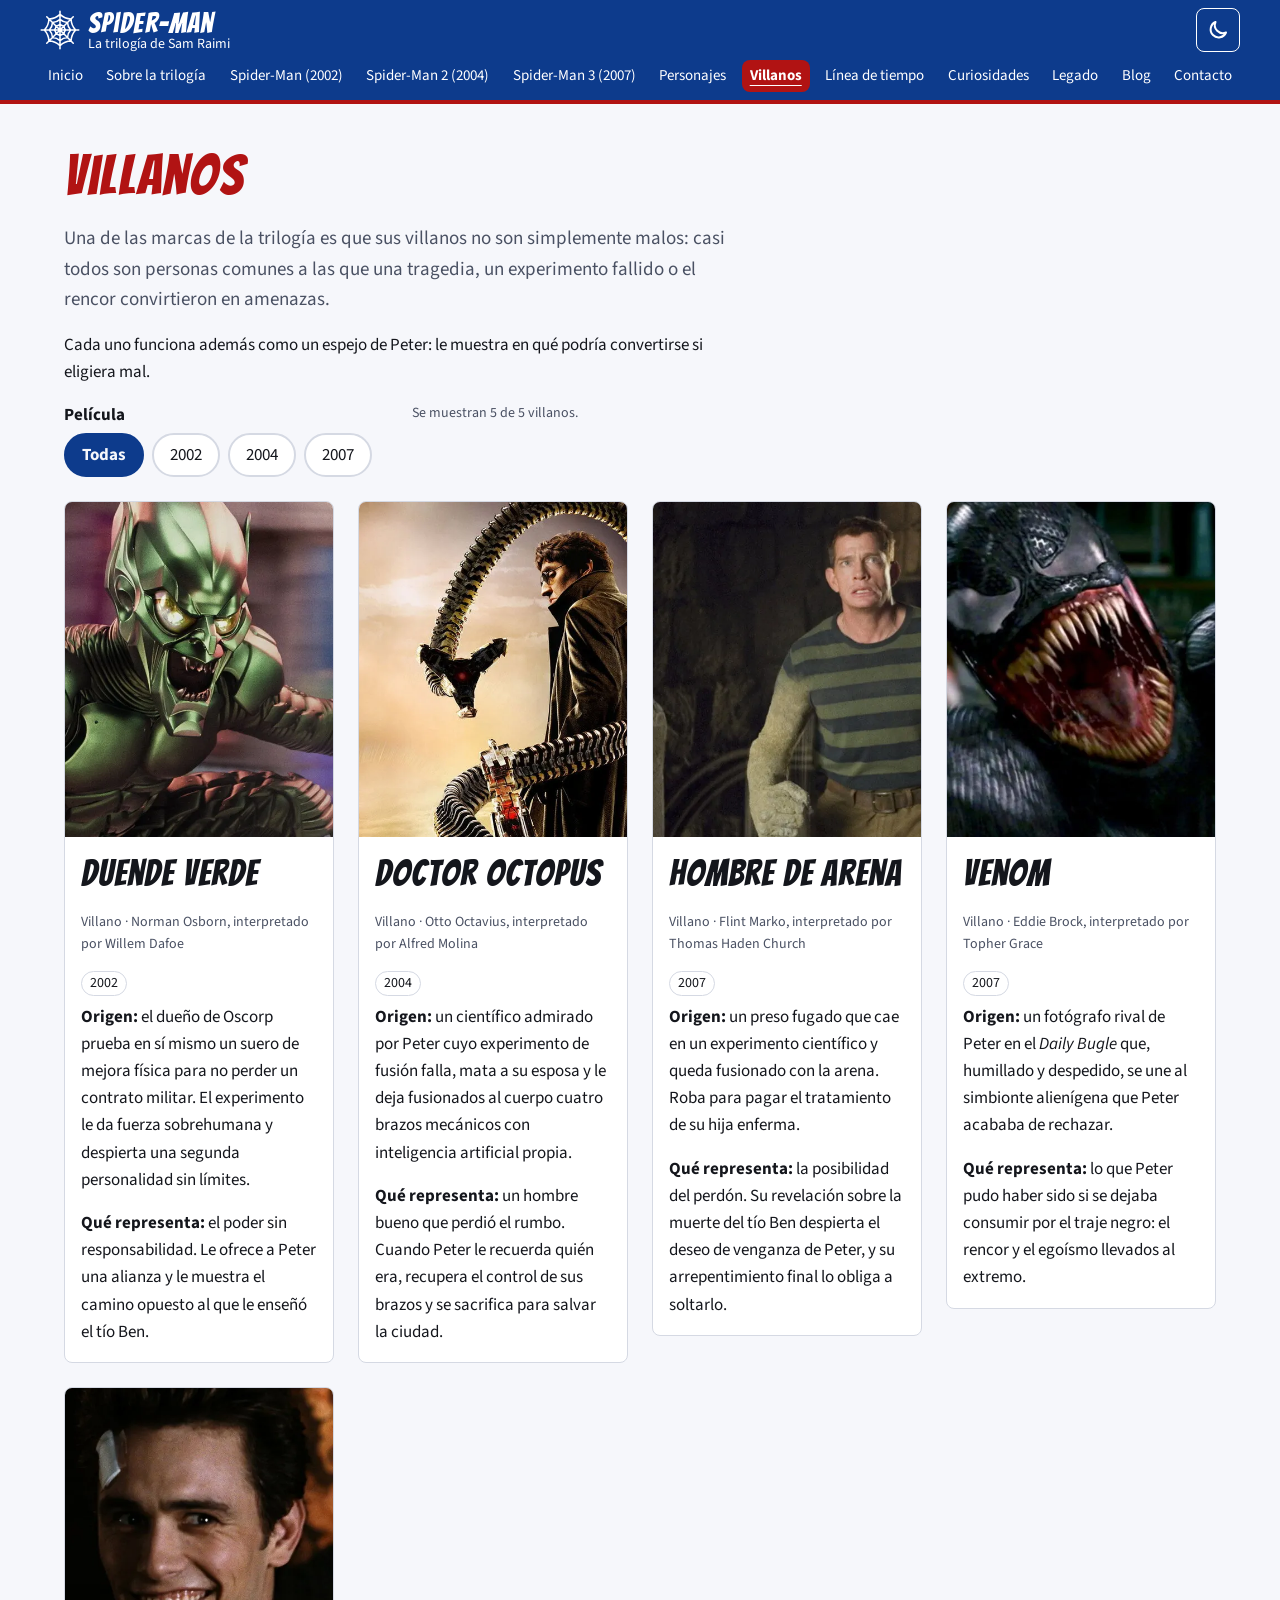
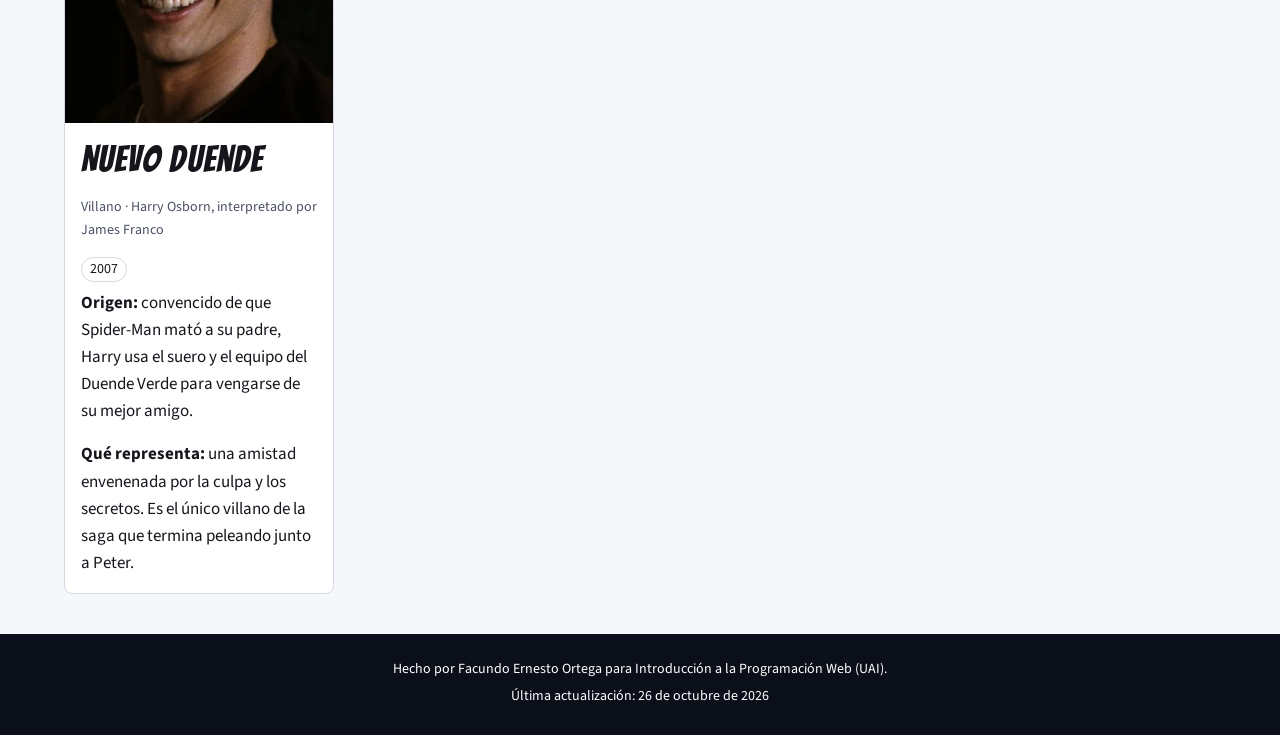
<file: villanos.html>
<!DOCTYPE html>
<html lang="es">
<head>
    <!-- ===== Metadatos (bloque replicado en todas las páginas) ===== -->
    <meta charset="UTF-8">
    <meta name="viewport" content="width=device-width, initial-scale=1.0">
    <!-- El idioma lo declara lang="es": el validador W3C marca como obsoleto
         el meta content-language, así que http-equiv se usa para el modo
         de compatibilidad del navegador -->
    <meta http-equiv="X-UA-Compatible" content="IE=edge">

    <!-- Metadatos propios de esta página -->
    <title>Villanos | Spider-Man: la trilogía de Sam Raimi</title>
    <meta name="description" content="Análisis de los villanos de la trilogía de Spider-Man de Sam Raimi: el Duende Verde, el Doctor Octopus, el Hombre de Arena, Venom y el Nuevo Duende.">
    <meta name="keywords" content="villanos Spider-Man, Duende Verde, Doctor Octopus, Hombre de Arena, Venom, Nuevo Duende, Sam Raimi">

    <!-- Metadatos comunes del sitio -->
    <meta name="author" content="Facundo Ernesto Ortega">
    <meta name="generator" content="Escrito a mano: HTML, CSS y JavaScript">
    <meta name="application-name" content="Spider-Man Trilogía">
    <meta name="robots" content="index, follow">
    <meta name="googlebot" content="index, follow">
    <meta name="google" content="notranslate">
    <meta name="rating" content="general">
    <meta name="theme-color" content="#b11313" media="(prefers-color-scheme: light)">
    <meta name="theme-color" content="#0b0f1a" media="(prefers-color-scheme: dark)">

    <!-- Open Graph: cómo se ve el enlace al compartirlo en redes -->
    <meta property="og:type" content="website">
    <meta property="og:locale" content="es_AR">
    <meta property="og:site_name" content="Spider-Man: la trilogía de Sam Raimi">
    <meta property="og:title" content="Villanos | Spider-Man: la trilogía de Sam Raimi">
    <meta property="og:description" content="Análisis de los villanos de la trilogía de Spider-Man de Sam Raimi: el Duende Verde, el Doctor Octopus, el Hombre de Arena, Venom y el Nuevo Duende.">
    <meta property="og:image" content="https://spiderman-trilogia.sonuserver.com/images/compartir.png">
    <meta property="og:image:alt" content="Título del sitio sobre un fondo azul con una telaraña roja">
    <meta property="og:url" content="https://spiderman-trilogia.sonuserver.com/villanos.html">

    <!-- Twitter Cards -->
    <meta name="twitter:card" content="summary_large_image">
    <meta name="twitter:title" content="Villanos | Spider-Man: la trilogía de Sam Raimi">
    <meta name="twitter:description" content="Análisis de los villanos de la trilogía de Spider-Man de Sam Raimi: el Duende Verde, el Doctor Octopus, el Hombre de Arena, Venom y el Nuevo Duende.">
    <meta name="twitter:image" content="https://spiderman-trilogia.sonuserver.com/images/compartir.png">

    <!-- Íconos -->
    <link rel="icon" href="favicon.ico" sizes="48x48">
    <link rel="icon" href="favicon.svg" type="image/svg+xml">
    <link rel="apple-touch-icon" href="images/iconos/apple-touch-icon.png">

    <!-- Manifiesto: permite instalar el sitio como app (PWA) -->
    <link rel="manifest" href="manifest.json">

    <!-- Tipografías (Google Fonts) y hoja de estilos -->
    <link rel="preconnect" href="https://fonts.googleapis.com">
    <link rel="preconnect" href="https://fonts.gstatic.com" crossorigin>
    <link rel="stylesheet" href="https://fonts.googleapis.com/css2?family=Bangers&amp;family=Source+Sans+3:ital,wght@0,400;0,700;1,400&amp;display=swap">
    <link rel="stylesheet" href="css/estilos.css">


    <!-- Recursos propios de esta página -->
    <script src="js/filtros.js" defer></script>
    <!-- Fin de recursos propios -->

    <!-- Tema: sin defer para aplicar el modo oscuro antes de pintar (ver tema.js) -->
    <script src="js/tema.js"></script>

    <!-- Scripts: defer los ejecuta cuando el DOM ya está cargado -->
    <script src="js/navegacion.js" defer></script>
    <script src="js/volver-arriba.js" defer></script>
</head>
<body>
    <!-- Enlace para saltear la navegación con teclado o lector de pantalla -->
    <a class="saltar-al-contenido" href="#contenido" title="Saltear el menú e ir al contenido">Saltar al contenido principal</a>

    <!-- ===== Encabezado y navegación (bloque replicado en todas las páginas) ===== -->
    <header class="encabezado">
        <a class="marca" href="index.html" title="Volver a la página de inicio">
            <span class="marca__logo" aria-hidden="true"></span>
            <span class="marca__nombre">Spider-Man <span class="marca__detalle">La trilogía de Sam Raimi</span></span>
        </a>

        <!-- Botón de modo oscuro: lo muestra tema.js -->
        <button class="boton-tema" type="button" aria-label="Modo oscuro" aria-pressed="false" title="Cambiar entre modo claro y oscuro" hidden>
            <svg class="boton-tema__luna" viewBox="0 0 24 24" width="24" height="24" aria-hidden="true" focusable="false">
                <path d="M20 14.5A8 8 0 0 1 9.5 4a8 8 0 1 0 10.5 10.5z" fill="none" stroke="currentColor" stroke-width="2" stroke-linejoin="round"/>
            </svg>
            <svg class="boton-tema__sol" viewBox="0 0 24 24" width="24" height="24" aria-hidden="true" focusable="false">
                <circle cx="12" cy="12" r="4" fill="none" stroke="currentColor" stroke-width="2"/>
                <path d="M12 2v2M12 20v2M4.9 4.9l1.4 1.4M17.7 17.7l1.4 1.4M2 12h2M20 12h2M4.9 19.1l1.4-1.4M17.7 6.3l1.4-1.4" fill="none" stroke="currentColor" stroke-width="2" stroke-linecap="round"/>
            </svg>
        </button>

        <!-- Botón del menú en mobile: lo muestra navegacion.js -->
        <button class="boton-menu" type="button" aria-expanded="false" aria-controls="menu-principal" hidden>
            <svg class="boton-menu__icono" viewBox="0 0 24 24" width="24" height="24" aria-hidden="true" focusable="false">
                <path d="M3 6h18M3 12h18M3 18h18" fill="none" stroke="currentColor" stroke-width="2" stroke-linecap="round"/>
            </svg>
            <span class="boton-menu__texto">Menú</span>
        </button>

        <nav class="navegacion" aria-label="Principal">
            <ul class="navegacion__lista" id="menu-principal">
                <li><a href="index.html" title="Ir a la página de inicio">Inicio</a></li>
                <li><a href="sobre-la-trilogia.html" title="Contexto y datos generales de la trilogía">Sobre la trilogía</a></li>
                <li><a href="spider-man-2002.html" title="Ficha técnica, trama y análisis de la primera película">Spider-Man (2002)</a></li>
                <li><a href="spider-man-2-2004.html" title="Ficha técnica, trama y análisis de la segunda película">Spider-Man 2 (2004)</a></li>
                <li><a href="spider-man-3-2007.html" title="Ficha técnica, trama y análisis de la tercera película">Spider-Man 3 (2007)</a></li>
                <li><a href="personajes.html" title="Perfiles de los personajes principales">Personajes</a></li>
                <li><a href="villanos.html" title="Análisis de los villanos de la saga" aria-current="page">Villanos</a></li>
                <li><a href="linea-de-tiempo.html" title="Cronología interactiva de la saga">Línea de tiempo</a></li>
                <li><a href="curiosidades.html" title="Datos de producción y detrás de escena">Curiosidades</a></li>
                <li><a href="legado.html" title="Influencia de la trilogía en el cine de superhéroes">Legado</a></li>
                <li><a href="blog.html" title="Reseñas y artículos de opinión">Blog</a></li>
                <li><a href="contacto.html" title="Formulario para enviar comentarios y consultas">Contacto</a></li>
            </ul>
        </nav>
    </header>

    <!-- ===== Contenido principal (propio de cada página) ===== -->
    <main id="contenido" class="contenido" tabindex="-1">
        <h1>Villanos</h1>
        <p class="entradilla">Una de las marcas de la trilogía es que sus villanos no son simplemente malos: casi todos son personas comunes a las que una tragedia, un experimento fallido o el rencor convirtieron en amenazas.</p>
        <p>Cada uno funciona además como un espejo de Peter: le muestra en qué podría convertirse si eligiera mal.</p>

        <!-- Filtros: solo funcionan con JavaScript, así que filtros.js los muestra -->
        <form class="filtros" data-lista="lista-villanos" data-plural="villanos" aria-label="Filtrar villanos" hidden>
            <fieldset class="filtros__grupo">
                <legend>Película</legend>
                <div class="filtros__opciones">
                    <input type="radio" id="filtro-pelicula-todas" name="peliculas" value="todas" checked>
                    <label for="filtro-pelicula-todas">Todas</label>
                    <input type="radio" id="filtro-pelicula-2002" name="peliculas" value="2002">
                    <label for="filtro-pelicula-2002">2002</label>
                    <input type="radio" id="filtro-pelicula-2004" name="peliculas" value="2004">
                    <label for="filtro-pelicula-2004">2004</label>
                    <input type="radio" id="filtro-pelicula-2007" name="peliculas" value="2007">
                    <label for="filtro-pelicula-2007">2007</label>
                </div>
            </fieldset>
            <p class="filtros__estado" role="status"></p>
        </form>

        <!-- Mismos atributos data-* que en Personajes, con la categoría "villano" -->
        <ul class="grilla-tarjetas lista-personajes" id="lista-villanos">
            <li>
                <article class="tarjeta tarjeta-personaje" data-peliculas="2002" data-categoria="villano">
                    <img class="tarjeta__imagen" src="images/villanos/duende-verde.webp" width="480" height="600"
                         alt="El Duende Verde, con su armadura y máscara verdes de ojos amarillos, sonríe de manera amenazante">
                    <div class="tarjeta__cuerpo">
                        <h2>Duende Verde</h2>
                        <p class="tarjeta__dato">Villano · Norman Osborn, interpretado por Willem Dafoe</p>
                        <ul class="etiquetas" aria-label="Películas en las que aparece">
                            <li class="etiqueta">2002</li>
                        </ul>
                        <p><strong>Origen:</strong> el dueño de Oscorp prueba en sí mismo un suero de mejora física para no perder un contrato militar. El experimento le da fuerza sobrehumana y despierta una segunda personalidad sin límites.</p>
                        <p><strong>Qué representa:</strong> el poder sin responsabilidad. Le ofrece a Peter una alianza y le muestra el camino opuesto al que le enseñó el tío Ben.</p>
                    </div>
                </article>
            </li>
            <li>
                <article class="tarjeta tarjeta-personaje" data-peliculas="2004" data-categoria="villano">
                    <img class="tarjeta__imagen" src="images/villanos/doctor-octopus.webp" width="480" height="600" loading="lazy"
                         alt="El Doctor Octopus, con anteojos oscuros y sobretodo, rodeado por sus cuatro brazos mecánicos">
                    <div class="tarjeta__cuerpo">
                        <h2>Doctor Octopus</h2>
                        <p class="tarjeta__dato">Villano · Otto Octavius, interpretado por Alfred Molina</p>
                        <ul class="etiquetas" aria-label="Películas en las que aparece">
                            <li class="etiqueta">2004</li>
                        </ul>
                        <p><strong>Origen:</strong> un científico admirado por Peter cuyo experimento de fusión falla, mata a su esposa y le deja fusionados al cuerpo cuatro brazos mecánicos con inteligencia artificial propia.</p>
                        <p><strong>Qué representa:</strong> un hombre bueno que perdió el rumbo. Cuando Peter le recuerda quién era, recupera el control de sus brazos y se sacrifica para salvar la ciudad.</p>
                    </div>
                </article>
            </li>
            <li>
                <article class="tarjeta tarjeta-personaje" data-peliculas="2007" data-categoria="villano">
                    <img class="tarjeta__imagen" src="images/villanos/hombre-de-arena.webp" width="480" height="600" loading="lazy"
                         alt="Flint Marko, con su suéter a rayas verdes, mira con desconfianza mientras su brazo se vuelve de arena">
                    <div class="tarjeta__cuerpo">
                        <h2>Hombre de Arena</h2>
                        <p class="tarjeta__dato">Villano · Flint Marko, interpretado por Thomas Haden Church</p>
                        <ul class="etiquetas" aria-label="Películas en las que aparece">
                            <li class="etiqueta">2007</li>
                        </ul>
                        <p><strong>Origen:</strong> un preso fugado que cae en un experimento científico y queda fusionado con la arena. Roba para pagar el tratamiento de su hija enferma.</p>
                        <p><strong>Qué representa:</strong> la posibilidad del perdón. Su revelación sobre la muerte del tío Ben despierta el deseo de venganza de Peter, y su arrepentimiento final lo obliga a soltarlo.</p>
                    </div>
                </article>
            </li>
            <li>
                <article class="tarjeta tarjeta-personaje" data-peliculas="2007" data-categoria="villano">
                    <img class="tarjeta__imagen" src="images/villanos/venom.webp" width="480" height="600" loading="lazy"
                         alt="Venom, una criatura negra de ojos blancos, abre una boca enorme llena de colmillos afilados">
                    <div class="tarjeta__cuerpo">
                        <h2>Venom</h2>
                        <p class="tarjeta__dato">Villano · Eddie Brock, interpretado por Topher Grace</p>
                        <ul class="etiquetas" aria-label="Películas en las que aparece">
                            <li class="etiqueta">2007</li>
                        </ul>
                        <p><strong>Origen:</strong> un fotógrafo rival de Peter en el <em>Daily Bugle</em> que, humillado y despedido, se une al simbionte alienígena que Peter acababa de rechazar.</p>
                        <p><strong>Qué representa:</strong> lo que Peter pudo haber sido si se dejaba consumir por el traje negro: el rencor y el egoísmo llevados al extremo.</p>
                    </div>
                </article>
            </li>
            <li>
                <article class="tarjeta tarjeta-personaje" data-peliculas="2007" data-categoria="villano">
                    <img class="tarjeta__imagen" src="images/villanos/nuevo-duende.webp" width="480" height="600" loading="lazy"
                         alt="Harry Osborn sonríe con una cicatriz en el rostro, con un gesto entre burlón y amenazante">
                    <div class="tarjeta__cuerpo">
                        <h2>Nuevo Duende</h2>
                        <p class="tarjeta__dato">Villano · Harry Osborn, interpretado por James Franco</p>
                        <ul class="etiquetas" aria-label="Películas en las que aparece">
                            <li class="etiqueta">2007</li>
                        </ul>
                        <p><strong>Origen:</strong> convencido de que Spider-Man mató a su padre, Harry usa el suero y el equipo del Duende Verde para vengarse de su mejor amigo.</p>
                        <p><strong>Qué representa:</strong> una amistad envenenada por la culpa y los secretos. Es el único villano de la saga que termina peleando junto a Peter.</p>
                    </div>
                </article>
            </li>
        </ul>
    </main>

    <!-- ===== Pie de página (bloque replicado en todas las páginas) ===== -->
    <footer class="pie">
        <p>Hecho por Facundo Ernesto Ortega para Introducción a la Programación Web (UAI).</p>
        <p>Última actualización: <time datetime="2026-10-26">26 de octubre de 2026</time></p>
    </footer>

    <!-- Botón "volver arriba": volver-arriba.js lo muestra al bajar la página -->
    <button class="volver-arriba" type="button" aria-label="Volver arriba" title="Volver al principio de la página" hidden>
        <svg viewBox="0 0 24 24" width="24" height="24" aria-hidden="true" focusable="false">
            <path d="M12 19V5M5 12l7-7 7 7" fill="none" stroke="currentColor" stroke-width="2" stroke-linecap="round" stroke-linejoin="round"/>
        </svg>
    </button>
</body>
</html>
</file>
<file: css/estilos.css>
/* ==========================================================================
   Hoja de estilos principal — Spider-Man: la trilogía de Sam Raimi
   Índice:
     1. Variables (paleta, tipografía, espaciados) y modo oscuro
     2. Reset y base
     3. Tipografía y enlaces
     4. Accesibilidad (foco, skip link, movimiento reducido)
     5. Encabezado y marca
     6. Navegación principal
     7. Contenido principal
     8. Pie de página
     9. Botón volver arriba
    10. Componentes de contenido (secciones, tarjetas, tablas, fichas,
        filtros, figuras, galería y lightbox, citas, botones de acción)
    11. Pantallas medianas y escritorio (media queries)
   ========================================================================== */


/* ---------- 1. Variables ----------
   La paleta toma los colores del traje: rojo, azul y negro.
   Todos los pares texto/fondo superan el contraste 4.5:1 (WCAG AA). */
:root {
    /* Colores */
    --color-rojo: #b11313;
    --color-azul: #0d3b8c;
    --color-negro: #0b0f1a;
    --color-blanco: #ffffff;
    --color-amarillo: #ffd23f;

    --color-fondo: #f6f7fb;
    --color-superficie: #ffffff;
    --color-texto: #14161c;
    --color-texto-suave: #4a5163;
    --color-enlace: var(--color-azul);
    --color-acento: var(--color-rojo);
    --color-borde: #d5d9e3;
    --color-foco: var(--color-azul);
    --color-encabezado: var(--color-azul);

    color-scheme: light;

    /* Tipografías: títulos estilo cómic y texto de lectura cómoda */
    --fuente-titulos: "Bangers", "Impact", sans-serif;
    --fuente-texto: "Source Sans 3", "Segoe UI", system-ui, sans-serif;

    /* Escala tipográfica */
    --texto-chico: 0.875rem;
    --texto-base: 1.0625rem;
    --texto-h3: 1.5rem;
    --texto-h2: clamp(1.75rem, 1.4rem + 1.5vw, 2.25rem);
    --texto-h1: clamp(2.25rem, 1.6rem + 3vw, 3.5rem);

    /* Espaciados: se usan siempre estos para mantener coherencia */
    --espacio-xs: 0.25rem;
    --espacio-s: 0.5rem;
    --espacio-m: 1rem;
    --espacio-l: 1.5rem;
    --espacio-xl: 2.5rem;

    /* Otros */
    --ancho-maximo: 72rem;
    --ancho-lectura: 42rem;
    --radio: 0.5rem;
    --transicion: 0.2s ease;
}


/* Modo oscuro: solo cambian los colores de uso, no la estructura.
   Se aplica si el usuario lo eligió con el botón (data-tema="oscuro")
   o si su sistema está en oscuro y nunca eligió un tema. */
:root[data-tema="oscuro"] {
    --color-fondo: #0b0f1a;
    --color-superficie: #151b2b;
    --color-texto: #eef1f7;
    --color-texto-suave: #aeb7c9;
    --color-enlace: #8db4ff;
    --color-acento: #ff7a7a;
    --color-borde: #2a3247;
    --color-foco: var(--color-amarillo);
    --color-encabezado: #101a33;

    color-scheme: dark;
}

@media (prefers-color-scheme: dark) {
    :root:not([data-tema="claro"]) {
        --color-fondo: #0b0f1a;
        --color-superficie: #151b2b;
        --color-texto: #eef1f7;
        --color-texto-suave: #aeb7c9;
        --color-enlace: #8db4ff;
        --color-acento: #ff7a7a;
        --color-borde: #2a3247;
        --color-foco: var(--color-amarillo);
        --color-encabezado: #101a33;

        color-scheme: dark;
    }
}


/* ---------- 2. Reset y base ---------- */
*,
*::before,
*::after {
    box-sizing: border-box;
}

body {
    margin: 0;
    min-height: 100vh;
    display: flex;
    flex-direction: column;
    background-color: var(--color-fondo);
    color: var(--color-texto);
    font-family: var(--fuente-texto);
    font-size: var(--texto-base);
    line-height: 1.6;
}

img,
svg {
    display: block;
    max-width: 100%;
    height: auto;
}

/* El tamaño de los botones viene del texto del sitio, no del navegador */
button {
    font: inherit;
}


/* ---------- 3. Tipografía y enlaces ---------- */
h1,
h2,
h3 {
    margin: 0 0 var(--espacio-m);
    font-family: var(--fuente-titulos);
    font-weight: 400;
    line-height: 1.15;
    letter-spacing: 0.03em;
}

h1 {
    font-size: var(--texto-h1);
    color: var(--color-acento);
}

h2 {
    font-size: var(--texto-h2);
}

h3 {
    font-size: var(--texto-h3);
}

p {
    margin: 0 0 var(--espacio-m);
    max-width: var(--ancho-lectura);
}

a {
    color: var(--color-enlace);
    text-underline-offset: 0.15em;
}

a:hover {
    text-decoration-thickness: 0.15em;
}


/* ---------- 4. Accesibilidad ---------- */

/* Foco bien visible en todo lo interactivo, solo al navegar con teclado */
:focus-visible {
    outline: 0.1875rem solid var(--color-foco);
    outline-offset: 0.1875rem;
}

/* El <main> recibe el foco desde el skip link, pero no necesita marco */
main:focus {
    outline: none;
}

/* En pantallas angostas el texto "Menú" se oculta a la vista,
   pero los lectores de pantalla lo siguen anunciando */
.boton-menu__texto {
    position: absolute;
    width: 1px;
    height: 1px;
    overflow: hidden;
    clip-path: inset(50%);
    white-space: nowrap;
}

/* Skip link: oculto fuera de pantalla hasta que recibe el foco */
.saltar-al-contenido {
    position: absolute;
    top: var(--espacio-s);
    left: var(--espacio-s);
    z-index: 100;
    padding: var(--espacio-s) var(--espacio-m);
    background-color: var(--color-negro);
    color: var(--color-blanco);
    font-weight: 700;
    border-radius: var(--radio);
    transform: translateY(-200%);
}

.saltar-al-contenido:focus {
    transform: translateY(0);
    outline-color: var(--color-amarillo);
}

/* Quien pidió menos movimiento en su sistema no ve animaciones */
@media (prefers-reduced-motion: reduce) {
    *,
    *::before,
    *::after {
        animation-duration: 0.01ms;
        animation-iteration-count: 1;
        transition-duration: 0.01ms;
        scroll-behavior: auto;
    }
}


/* ---------- 5. Encabezado y marca ----------
   Mobile-first: marca a la izquierda y controles a la derecha,
   con la navegación debajo ocupando todo el ancho. */
.encabezado {
    display: flex;
    flex-wrap: wrap;
    align-items: center;
    gap: var(--espacio-s);
    padding: var(--espacio-s) var(--espacio-m);
    background-color: var(--color-encabezado);
    color: var(--color-blanco);
    border-bottom: 0.25rem solid var(--color-rojo);
    --color-foco: var(--color-amarillo);
}

.marca {
    display: flex;
    align-items: center;
    gap: var(--espacio-s);
    margin-right: auto;
    color: inherit;
    text-decoration: none;
}

/* El logo es un SVG usado como máscara: se pinta con el color del texto */
.marca__logo {
    flex-shrink: 0;
    width: 2.25rem;
    height: 2.25rem;
    background-color: currentColor;
    mask-image: url("../images/logo.svg");
    mask-position: center;
    mask-size: contain;
    mask-repeat: no-repeat;
}

.marca__nombre {
    display: flex;
    flex-direction: column;
    font-family: var(--fuente-titulos);
    font-size: 1.5rem;
    line-height: 1;
    letter-spacing: 0.04em;
}

/* El subtítulo se oculta en pantallas muy angostas para que la marca
   y los botones entren en una sola fila */
.marca__detalle {
    display: none;
    font-family: var(--fuente-texto);
    font-size: var(--texto-chico);
    letter-spacing: normal;
}


/* ---------- 6. Navegación principal ---------- */

/* Botones del encabezado: "Menú" en mobile (navegacion.js) y tema
   (tema.js). Cada script les quita el atributo hidden. */
.boton-menu,
.boton-tema {
    display: inline-flex;
    align-items: center;
    gap: var(--espacio-s);
    min-height: 2.75rem;
    padding: var(--espacio-s) var(--espacio-s);
    background-color: transparent;
    color: var(--color-blanco);
    border: 1px solid currentColor;
    border-radius: var(--radio);
    cursor: pointer;
    transition: background-color var(--transicion);
}

.boton-menu:hover,
.boton-tema:hover {
    background-color: rgba(255, 255, 255, 0.15);
}

/* Sin esta regla el display de arriba le ganaría al atributo hidden */
.boton-menu[hidden],
.boton-tema[hidden] {
    display: none;
}

/* Con JavaScript (clase "con-js" que pone tema.js antes de pintar), los
   botones ocupan su lugar desde el principio, invisibles hasta que su
   script los muestra: así el encabezado no cambia de alto al aparecer */
.con-js .boton-menu[hidden],
.con-js .boton-tema[hidden] {
    display: inline-flex;
    visibility: hidden;
}

/* El botón del tema es solo un ícono, pero mantiene el área táctil */
.boton-tema {
    min-width: 2.75rem;
    padding: var(--espacio-s);
    justify-content: center;
}

/* Se ve la luna en modo claro y el sol en modo oscuro */
.boton-tema__sol,
.boton-tema[aria-pressed="true"] .boton-tema__luna {
    display: none;
}

.boton-tema[aria-pressed="true"] .boton-tema__sol {
    display: block;
}

.boton-menu__icono {
    width: 1.5rem;
    height: 1.5rem;
}

.navegacion {
    flex-basis: 100%;
}

/* Con JavaScript el menú arranca colapsado y solo se muestra abierto.
   Depende de "con-js" (no de navegacion.js) para que ya esté colapsado
   en el primer pintado y el contenido no suba de golpe */
.con-js .navegacion:not(.navegacion--abierta) {
    display: none;
}

.navegacion__lista {
    display: flex;
    flex-direction: column;
    margin: 0;
    padding: 0;
    list-style: none;
}

.navegacion__lista a {
    display: block;
    padding: var(--espacio-s) var(--espacio-m);
    color: var(--color-blanco);
    text-decoration: none;
    border-radius: var(--radio);
    transition: background-color var(--transicion);
}

.navegacion__lista a:hover {
    background-color: rgba(255, 255, 255, 0.15);
}

/* La página actual se marca con fondo y subrayado, no solo con color */
.navegacion__lista a[aria-current="page"] {
    background-color: var(--color-rojo);
    font-weight: 700;
    text-decoration: underline;
    text-underline-offset: 0.3em;
}


/* ---------- 7. Contenido principal ---------- */
.contenido {
    flex: 1;
    width: min(100% - 2 * var(--espacio-m), var(--ancho-maximo));
    margin-inline: auto;
    padding-block: var(--espacio-xl);
}


/* ---------- 8. Pie de página ---------- */
.pie {
    padding: var(--espacio-l) var(--espacio-m);
    background-color: var(--color-negro);
    color: var(--color-blanco);
    font-size: var(--texto-chico);
    text-align: center;
    --color-foco: var(--color-amarillo);
}

.pie p {
    margin: 0 auto var(--espacio-xs);
}


/* ---------- 9. Botón volver arriba ----------
   Fijo abajo a la derecha, por encima del contenido. */
.volver-arriba {
    position: fixed;
    right: var(--espacio-m);
    bottom: var(--espacio-m);
    z-index: 50;
    display: grid;
    place-items: center;
    width: 3rem;
    height: 3rem;
    padding: 0;
    background-color: var(--color-rojo);
    color: var(--color-blanco);
    border: 0.125rem solid var(--color-blanco);
    border-radius: 50%;
    box-shadow: 0 0.25rem 0.75rem rgba(0, 0, 0, 0.3);
    cursor: pointer;
    transition: transform var(--transicion);
}

.volver-arriba:hover {
    transform: translateY(-0.2rem);
}

.volver-arriba[hidden] {
    display: none;
}


/* ---------- 10. Componentes de contenido ----------
   Piezas reutilizables por todas las páginas. Usan solo los tokens de la
   sección 1, así que se adaptan solas al modo oscuro. */

/* Secciones: separación uniforme entre bloques del <main> */
.seccion {
    margin-block-start: var(--espacio-xl);
}

.seccion > h2 {
    padding-block-end: var(--espacio-xs);
    border-bottom: 0.1875rem solid var(--color-acento);
}

/* Párrafo de entrada, un poco más grande que el texto común */
.entradilla {
    font-size: 1.1875rem;
    color: var(--color-texto-suave);
}

/* Notas al pie de una sección (fuentes, aclaraciones) */
.nota {
    color: var(--color-texto-suave);
    font-size: var(--texto-chico);
}

/* Listas de contenido con el mismo ancho de lectura que los párrafos */
.lista-contenido {
    max-width: var(--ancho-lectura);
    margin: 0 0 var(--espacio-m);
    padding-inline-start: var(--espacio-l);
}

.lista-contenido li + li {
    margin-block-start: var(--espacio-s);
}

/* Hero de la portada: imagen de fondo con el texto encima */
.hero {
    position: relative;
    display: grid;
    min-height: 22rem;
    overflow: hidden;
    border-radius: var(--radio);
    color: var(--color-blanco);
    --color-foco: var(--color-amarillo);
}

.hero__imagen,
.hero__texto {
    grid-area: 1 / 1;
}

.hero__imagen {
    width: 100%;
    height: 100%;
    object-fit: cover;
}

/* El degradado oscuro garantiza el contraste del texto sobre la foto */
.hero__texto {
    align-self: end;
    padding: var(--espacio-xl) var(--espacio-l) var(--espacio-l);
    background: linear-gradient(to top, rgba(11, 15, 26, 0.95) 0%, rgba(11, 15, 26, 0.85) 60%, rgba(11, 15, 26, 0) 100%);
}

.hero__texto h1 {
    color: var(--color-blanco);
}

.hero__texto p {
    font-size: 1.125rem;
}

/* Botón o enlace de llamado a la acción */
.boton-accion {
    display: inline-block;
    min-height: 2.75rem;
    padding: var(--espacio-s) var(--espacio-l);
    background-color: var(--color-rojo);
    color: var(--color-blanco);
    font-weight: 700;
    text-decoration: none;
    border-radius: var(--radio);
    transition: background-color var(--transicion);
}

.boton-accion:hover {
    background-color: #8f0f0f;
}

/* Grilla de tarjetas: se acomoda sola según el ancho disponible */
.grilla-tarjetas {
    display: grid;
    grid-template-columns: repeat(auto-fill, minmax(15rem, 1fr));
    gap: var(--espacio-l);
    margin: 0;
    padding: 0;
    list-style: none;
}

/* Variante para tarjetas con póster: columnas más angostas, así en
   mobile entran de a dos y el póster no ocupa toda la pantalla */
.grilla-tarjetas--posters {
    grid-template-columns: repeat(auto-fill, minmax(9.5rem, 1fr));
    gap: var(--espacio-m);
}

.tarjeta {
    position: relative;
    display: flex;
    flex-direction: column;
    overflow: hidden;
    background-color: var(--color-superficie);
    border: 1px solid var(--color-borde);
    border-radius: var(--radio);
    transition: transform var(--transicion), box-shadow var(--transicion);
}

.tarjeta__imagen {
    width: 100%;
    object-fit: cover;
}

.tarjeta__cuerpo {
    display: flex;
    flex: 1;
    flex-direction: column;
    padding: var(--espacio-m);
}

.tarjeta__cuerpo p:last-child {
    margin-block-end: 0;
}

.tarjeta__dato {
    color: var(--color-texto-suave);
    font-size: var(--texto-chico);
}

/* Tarjeta que es un enlace: el título lleva el <a> y toda la tarjeta
   se vuelve clickeable con un pseudo-elemento que la cubre */
.tarjeta__enlace {
    color: inherit;
    text-decoration: none;
}

.tarjeta__enlace::after {
    content: "";
    position: absolute;
    inset: 0;
}

.tarjeta__enlace:focus-visible {
    outline: none;
}

.tarjeta:focus-within {
    outline: 0.1875rem solid var(--color-foco);
    outline-offset: 0.1875rem;
}

.tarjeta:has(.tarjeta__enlace):hover {
    transform: translateY(-0.25rem);
    box-shadow: 0 0.5rem 1.5rem rgba(0, 0, 0, 0.18);
}

/* Retratos de personajes y villanos: en mobile se recortan a 4:3,
   enfocados en la cara, para que la tarjeta no ocupe toda la pantalla */
.tarjeta-personaje .tarjeta__imagen {
    aspect-ratio: 4 / 3;
    object-position: center 20%;
}

@media (min-width: 40rem) {
    .tarjeta-personaje .tarjeta__imagen {
        aspect-ratio: 4 / 5;
    }
}

/* Etiquetas chicas (películas en las que aparece un personaje, etc.) */
.etiquetas {
    display: flex;
    flex-wrap: wrap;
    gap: var(--espacio-xs);
    margin: 0 0 var(--espacio-s);
    padding: 0;
    list-style: none;
}

.etiqueta {
    padding: 0 var(--espacio-s);
    font-size: var(--texto-chico);
    border: 1px solid var(--color-borde);
    border-radius: 1rem;
}

/* Filtros de listas (Personajes, Villanos, Blog): cada grupo de radios
   se ve como una fila de botones redondeados. La opción elegida se
   rellena y pasa a negrita, así no se distingue solo por el color. */
.filtros {
    display: flex;
    flex-wrap: wrap;
    gap: var(--espacio-m) var(--espacio-xl);
    margin-block-end: var(--espacio-l);
}

.filtros[hidden] {
    display: none;
}

/* Con JavaScript los filtros ocupan su lugar desde el primer pintado,
   invisibles hasta que filtros.js los muestra, así la lista no baja de golpe */
.con-js .filtros[hidden] {
    display: flex;
    visibility: hidden;
}

.filtros__grupo {
    min-width: 0;
    margin: 0;
    padding: 0;
    border: 0;
}

.filtros__grupo legend {
    margin-block-end: var(--espacio-xs);
    padding: 0;
    font-weight: 700;
}

.filtros__opciones {
    display: flex;
    flex-wrap: wrap;
    gap: var(--espacio-s);
}

/* El radio queda oculto a la vista, pero sigue siendo accesible con
   teclado y lector de pantalla: lo que se ve es su <label> */
.filtros__opciones input {
    position: absolute;
    width: 1px;
    height: 1px;
    overflow: hidden;
    clip-path: inset(50%);
    white-space: nowrap;
}

.filtros__opciones label {
    display: inline-flex;
    align-items: center;
    min-height: 2.75rem;
    padding: 0 var(--espacio-m);
    background-color: var(--color-superficie);
    border: 0.125rem solid var(--color-borde);
    border-radius: 1.5rem;
    cursor: pointer;
    transition: border-color var(--transicion), background-color var(--transicion);
}

.filtros__opciones label:hover {
    border-color: var(--color-enlace);
}

.filtros__opciones input:checked + label {
    background-color: var(--color-enlace);
    border-color: var(--color-enlace);
    color: var(--color-fondo);
    font-weight: 700;
}

.filtros__opciones input:focus-visible + label {
    outline: 0.1875rem solid var(--color-foco);
    outline-offset: 0.1875rem;
}

/* Cantidad de resultados: ocupa una fila propia debajo de los grupos.
   Reserva el alto de una línea aunque todavía no tenga texto */
.filtros__estado {
    flex-basis: 100%;
    min-height: 1.6em;
    margin: 0;
    color: var(--color-texto-suave);
    font-size: var(--texto-chico);
}

/* Ficha técnica: lista de definiciones en dos columnas */
.ficha-tecnica {
    display: grid;
    grid-template-columns: minmax(7rem, max-content) 1fr;
    gap: var(--espacio-s) var(--espacio-m);
    margin: 0;
    padding: var(--espacio-m);
    background-color: var(--color-superficie);
    border: 1px solid var(--color-borde);
    border-radius: var(--radio);
}

.ficha-tecnica dt {
    font-weight: 700;
}

.ficha-tecnica dd {
    margin: 0;
}

/* Cabecera de película: póster y ficha, apilados en mobile */
.pelicula-cabecera {
    display: grid;
    gap: var(--espacio-l);
    align-items: start;
}

.pelicula-cabecera__poster {
    width: min(100%, 20rem);
    border-radius: var(--radio);
}

/* Tablas de datos: el contenedor permite scroll horizontal en mobile */
.tabla-contenedor {
    max-width: 100%;
    margin-block-end: var(--espacio-m);
    overflow-x: auto;
}

/* El ancho mínimo evita columnas apretadas: en mobile la tabla se desplaza */
.tabla {
    width: 100%;
    min-width: 36rem;
    border-collapse: collapse;
    background-color: var(--color-superficie);
}

.tabla caption {
    padding-block-end: var(--espacio-s);
    font-weight: 700;
    text-align: left;
}

.tabla th,
.tabla td {
    padding: var(--espacio-s) var(--espacio-m);
    text-align: left;
    border: 1px solid var(--color-borde);
}

.tabla thead th {
    background-color: var(--color-encabezado);
    color: var(--color-blanco);
}

.tabla tbody tr:nth-child(even) {
    background-color: var(--color-fondo);
}

.tabla tfoot {
    font-weight: 700;
}

/* Cuando el pie de la tabla es una aclaración y no un total */
.tabla .tabla__nota {
    color: var(--color-texto-suave);
    font-size: var(--texto-chico);
    font-weight: 400;
}

/* Las cifras se alinean a la derecha para poder compararlas */
.tabla .numero {
    text-align: right;
    font-variant-numeric: tabular-nums;
}

/* Figuras con su epígrafe: con el mismo ancho máximo que el texto */
.figura {
    max-width: var(--ancho-lectura);
    margin: 0 0 var(--espacio-l);
}

.figura img {
    border-radius: var(--radio);
}

.figura figcaption {
    margin-block-start: var(--espacio-xs);
    color: var(--color-texto-suave);
    font-size: var(--texto-chico);
}

/* Galería de escenas: cada miniatura enlaza a la imagen grande */
.galeria {
    display: grid;
    grid-template-columns: repeat(auto-fill, minmax(14rem, 1fr));
    gap: var(--espacio-m);
    margin: 0;
    padding: 0;
    list-style: none;
}

.galeria .figura {
    margin: 0;
}

.galeria__enlace {
    display: block;
    overflow: hidden;
    border-radius: var(--radio);
}

.galeria__enlace img {
    aspect-ratio: 16 / 9;
    object-fit: cover;
    transition: transform var(--transicion);
}

.galeria__enlace:hover img {
    transform: scale(1.04);
}

/* Lightbox de la galería (lo crea galeria.js): la escena ampliada en un
   <dialog> modal, con colores fijos oscuros en los dos temas */
.lightbox {
    --color-foco: var(--color-amarillo);
    width: min(64rem, 94vw);
    max-width: none;
    padding: 0;
    overflow: visible;
    background-color: var(--color-negro);
    color: var(--color-blanco);
    border: 0;
    border-radius: var(--radio);
}

.lightbox::backdrop {
    background-color: rgba(0, 0, 0, 0.85);
}

.lightbox__figura {
    margin: 0;
}

.lightbox__escena {
    position: relative;
}

.lightbox__imagen {
    width: 100%;
    max-height: 78vh;
    object-fit: contain;
    border-radius: var(--radio) var(--radio) 0 0;
}

.lightbox__epigrafe {
    padding: var(--espacio-s) var(--espacio-m) 0;
}

.lightbox__contador {
    margin: 0;
    padding: 0 var(--espacio-m) var(--espacio-s);
    color: #c9d1e0;
    font-size: var(--texto-chico);
}

/* Botones redondos sobre la escena: cerrar arriba a la derecha y
   anterior/siguiente centrados a los costados */
.lightbox__boton {
    position: absolute;
    z-index: 1;
    display: grid;
    place-items: center;
    width: 2.75rem;
    height: 2.75rem;
    padding: 0;
    background-color: rgba(11, 15, 26, 0.85);
    color: var(--color-blanco);
    border: 0.125rem solid var(--color-blanco);
    border-radius: 50%;
    cursor: pointer;
    transition: background-color var(--transicion);
}

.lightbox__boton:hover {
    background-color: var(--color-rojo);
}

.lightbox__boton[hidden] {
    display: none;
}

.lightbox__boton--cerrar {
    top: var(--espacio-s);
    right: var(--espacio-s);
}

.lightbox__boton--anterior,
.lightbox__boton--siguiente {
    top: calc(50% - 1.375rem);
}

.lightbox__boton--anterior {
    left: var(--espacio-s);
}

.lightbox__boton--siguiente {
    right: var(--espacio-s);
}

/* Citas destacadas */
.cita {
    max-width: var(--ancho-lectura);
    margin: 0 0 var(--espacio-l);
    padding: var(--espacio-s) var(--espacio-l);
    border-left: 0.25rem solid var(--color-acento);
    font-size: 1.1875rem;
    font-style: italic;
}

.cita p {
    margin-block-end: var(--espacio-xs);
}

.cita footer {
    color: var(--color-texto-suave);
    font-size: var(--texto-chico);
    font-style: normal;
}


/* ---------- 11. Pantallas medianas y escritorio ---------- */
/* Desde 25rem hay lugar para el subtítulo y el texto "Menú" */
@media (min-width: 25rem) {
    .marca__detalle {
        display: block;
    }

    .boton-menu__texto {
        position: static;
        width: auto;
        height: auto;
        overflow: visible;
        clip-path: none;
    }
}

/* Desde 48rem el póster y la ficha de cada película van lado a lado */
@media (min-width: 48rem) {
    .pelicula-cabecera {
        grid-template-columns: 18rem 1fr;
    }

    .hero {
        min-height: 28rem;
    }

    .hero__texto {
        padding: var(--espacio-xl);
    }
}

@media (min-width: 64rem) {
    .encabezado {
        padding-inline: var(--espacio-xl);
    }

    .marca__logo {
        width: 2.5rem;
        height: 2.5rem;
    }

    .marca__nombre {
        font-size: 1.75rem;
    }
}

/* Desde 80rem entran los 12 enlaces en una fila; antes se usa el botón "Menú" */
@media (min-width: 80rem) {
    /* En escritorio el menú siempre está a la vista */
    .boton-menu,
    .boton-menu[hidden],
    .con-js .boton-menu[hidden] {
        display: none;
    }

    .con-js .navegacion:not(.navegacion--abierta) {
        display: block;
    }

    .navegacion__lista {
        flex-direction: row;
        flex-wrap: wrap;
        justify-content: space-between;
        gap: var(--espacio-xs) 0;
        font-size: 0.9375rem;
    }

    .navegacion__lista a {
        padding: var(--espacio-xs) var(--espacio-s);
    }
}
</file>
<file: css/blog.css>
/* ==========================================================================
   Blog — estilos propios de blog.html
   Se carga solo en esa página, después de estilos.css, y usa sus variables.
   ========================================================================== */

/* Lista de entradas en una sola columna, con el ancho de lectura */
.entradas {
    display: grid;
    gap: var(--espacio-l);
    max-width: 48rem;
    margin: 0;
    padding: 0;
    list-style: none;
}

.entrada {
    padding: var(--espacio-l);
    background-color: var(--color-superficie);
    border: 1px solid var(--color-borde);
    border-left: 0.3125rem solid var(--color-acento);
    border-radius: var(--radio);
}

.entrada h2 {
    margin-block-end: var(--espacio-s);
}

/* Fecha, categoría y autor de cada entrada */
.entrada__meta {
    display: flex;
    flex-wrap: wrap;
    align-items: center;
    gap: var(--espacio-xs) var(--espacio-m);
    margin-block-end: var(--espacio-m);
    color: var(--color-texto-suave);
    font-size: var(--texto-chico);
}

/* La categoría se escribe con texto, no solo con un color */
.entrada__categoria {
    padding: 0 var(--espacio-s);
    color: var(--color-texto);
    font-weight: 700;
    border: 1px solid var(--color-borde);
    border-radius: 1rem;
}

.entrada p:last-child,
.entrada ol:last-child {
    margin-block-end: 0;
}
</file>
<file: css/contacto.css>
/* ==========================================================================
   Contacto — estilos propios de contacto.html
   Se carga solo en esa página, después de estilos.css, y usa sus variables.
   ========================================================================== */

/* El formulario es una tarjeta con los campos en una columna */
.formulario {
    display: grid;
    gap: var(--espacio-l);
    max-width: var(--ancho-lectura);
    padding: var(--espacio-l);
    background-color: var(--color-superficie);
    border: 1px solid var(--color-borde);
    border-radius: var(--radio);
}

/* Cada campo: etiqueta, control, ayuda y error, uno debajo del otro */
.campo {
    display: grid;
    gap: var(--espacio-xs);
}

.campo label {
    font-weight: 700;
}

/* El borde usa el texto suave para superar el contraste 3:1 que piden
   los controles de formulario */
.campo input:not([type="checkbox"]),
.campo select,
.campo textarea {
    width: 100%;
    min-height: 2.75rem;
    padding: var(--espacio-s) var(--espacio-m);
    background-color: var(--color-fondo);
    color: var(--color-texto);
    font: inherit;
    border: 0.125rem solid var(--color-texto-suave);
    border-radius: var(--radio);
}

.campo textarea {
    min-height: 10rem;
    resize: vertical;
}

/* Campo con error: borde del color de acento, más grueso, y el mensaje
   escrito debajo (el color no es el único indicador) */
.campo input[aria-invalid="true"],
.campo select[aria-invalid="true"],
.campo textarea[aria-invalid="true"] {
    border-color: var(--color-acento);
    border-width: 0.1875rem;
}

.campo__ayuda {
    margin: 0;
    color: var(--color-texto-suave);
    font-size: var(--texto-chico);
}

.campo__error {
    margin: 0;
    color: var(--color-acento);
    font-size: var(--texto-chico);
    font-weight: 700;
}

/* Casilla de aceptación: el checkbox a la izquierda de su texto */
.campo--casilla {
    grid-template-columns: auto 1fr;
    align-items: start;
    column-gap: var(--espacio-s);
}

.campo--casilla input {
    width: 1.25rem;
    height: 1.25rem;
    margin: 0.2rem 0 0;
    accent-color: var(--color-enlace);
}

.campo--casilla label {
    font-weight: 400;
}

.campo--casilla .campo__error {
    grid-column: 1 / -1;
}

/* Botón de envío; mientras se "envía" queda deshabilitado */
.formulario__enviar {
    justify-self: start;
    border: 0;
    cursor: pointer;
}

.formulario__enviar:disabled {
    opacity: 0.75;
    cursor: progress;
}

/* Resumen de errores y confirmación del envío */
.formulario__aviso {
    margin: 0;
    color: var(--color-acento);
    font-weight: 700;
}

.formulario__confirmacion {
    margin: 0;
    font-weight: 700;
}

/* La confirmación se destaca solo cuando tiene texto */
.formulario__confirmacion:not(:empty) {
    padding: var(--espacio-m);
    background-color: var(--color-fondo);
    border-left: 0.3125rem solid var(--color-enlace);
    border-radius: var(--radio);
}
</file>
<file: css/quiz.css>
/* ==========================================================================
   Quiz — estilos propios de curiosidades.html
   Se carga solo en esa página, después de estilos.css, y usa sus variables.
   ========================================================================== */

/* Preguntas en una columna, con el ancho de lectura */
.quiz {
    display: grid;
    gap: var(--espacio-l);
    max-width: var(--ancho-lectura);
}

/* Cada pregunta es una tarjeta; el borde izquierdo marca la corrección */
.quiz__pregunta {
    min-width: 0;
    margin: 0;
    padding: var(--espacio-m) var(--espacio-l);
    background-color: var(--color-superficie);
    border: 1px solid var(--color-borde);
    border-left: 0.3125rem solid var(--color-borde);
    border-radius: var(--radio);
}

.quiz__pregunta legend {
    float: left;
    width: 100%;
    margin-block-end: var(--espacio-s);
    padding: 0;
    font-weight: 700;
}

.quiz__opciones {
    clear: both;
    display: grid;
    gap: var(--espacio-xs);
}

/* Opción: radio y texto alineados, con un área cómoda para tocar */
.quiz__opcion {
    display: flex;
    align-items: center;
    gap: var(--espacio-s);
    min-height: 2.75rem;
}

.quiz__opcion input {
    flex-shrink: 0;
    width: 1.25rem;
    height: 1.25rem;
    margin: 0;
    accent-color: var(--color-enlace);
}

.quiz__opcion label {
    cursor: pointer;
}

/* Corrección: el texto dice "Correcto" o "Incorrecto"; el color acompaña */
.quiz__correccion {
    margin: var(--espacio-s) 0 var(--espacio-xs);
    font-weight: 700;
}

.quiz__explicacion {
    margin: 0;
    color: var(--color-texto-suave);
}

.quiz__pregunta--correcta {
    border-left-color: var(--color-enlace);
}

.quiz__pregunta--correcta .quiz__correccion {
    color: var(--color-enlace);
}

.quiz__pregunta--incorrecta {
    border-left-color: var(--color-acento);
}

.quiz__pregunta--incorrecta .quiz__correccion {
    color: var(--color-acento);
}

/* Botones de enviar y volver a intentar */
.quiz__acciones {
    display: flex;
    flex-wrap: wrap;
    gap: var(--espacio-m);
}

.quiz__boton {
    border: 0;
    cursor: pointer;
}

.quiz__reintentar {
    min-height: 2.75rem;
    padding: var(--espacio-s) var(--espacio-l);
    background-color: transparent;
    color: var(--color-enlace);
    font-weight: 700;
    border: 0.125rem solid var(--color-enlace);
    border-radius: var(--radio);
    cursor: pointer;
    transition: background-color var(--transicion);
}

.quiz__reintentar:hover {
    background-color: var(--color-superficie);
}

.quiz__reintentar[hidden] {
    display: none;
}

/* Resultado final o aviso de preguntas faltantes */
.quiz__resultado {
    margin: 0;
    font-size: 1.1875rem;
    font-weight: 700;
}

.quiz__resultado--aviso {
    color: var(--color-acento);
}
</file>
<file: css/linea-de-tiempo.css>
/* ==========================================================================
   Línea de tiempo — estilos propios de linea-de-tiempo.html
   Se carga solo en esa página, después de estilos.css, y usa sus variables.
   ========================================================================== */

/* Lista de eventos con una línea vertical a la izquierda */
.linea-tiempo {
    position: relative;
    max-width: var(--ancho-lectura);
    margin: 0;
    padding: 0 0 0 var(--espacio-l);
    list-style: none;
    border-left: 0.1875rem solid var(--color-borde);
}

.evento {
    position: relative;
    margin-block-end: var(--espacio-l);
}

/* Punto sobre la línea que marca cada evento */
.evento::before {
    content: "";
    position: absolute;
    top: 0.4rem;
    left: calc(-1 * var(--espacio-l) - 0.59375rem);
    width: 1rem;
    height: 1rem;
    background-color: var(--color-acento);
    border: 0.1875rem solid var(--color-fondo);
    border-radius: 50%;
}

.evento h3 {
    margin-block-end: var(--espacio-xs);
    font-size: 1.375rem;
}

.evento__detalle p:last-child {
    margin-block-end: 0;
}

/* ---------- Acordeón (lo arma linea-de-tiempo.js) ---------- */

/* Botón general para desplegar o plegar todos los eventos */
.linea-tiempo__control {
    margin-block-start: var(--espacio-s);
    border: 0;
    cursor: pointer;
}

.linea-tiempo__control[hidden] {
    display: none;
}

/* Con JavaScript el botón ocupa su lugar desde el primer pintado,
   invisible hasta que linea-de-tiempo.js lo muestra */
.con-js .linea-tiempo__control[hidden] {
    display: inline-block;
    visibility: hidden;
}

/* Mientras linea-de-tiempo.js todavía no armó el acordeón, el CSS ya
   lo dibuja plegado: el título con el alto y la sangría del botón y el
   detalle oculto. Así la página no salta cuando el script se ejecuta */
.con-js .evento:not(:has(.evento__boton)) h3 {
    display: flex;
    align-items: center;
    min-height: 2.75rem;
    padding-inline-start: calc(0.6rem + var(--espacio-s));
}

.con-js .evento:not(:has(.evento__boton)) .evento__detalle {
    display: none;
}

/* El título del evento se vuelve un botón que ocupa todo el ancho
   y conserva la tipografía del <h3> */
.evento__boton {
    display: flex;
    align-items: center;
    gap: var(--espacio-s);
    width: 100%;
    min-height: 2.75rem;
    padding: 0;
    background: none;
    border: 0;
    color: inherit;
    font: inherit;
    letter-spacing: inherit;
    text-align: left;
    cursor: pointer;
}

/* Con el acordeón el título es más alto: el punto de la línea baja
   para quedar centrado con el texto */
.con-js .evento::before {
    top: 0.875rem;
}

.evento__boton:hover {
    color: var(--color-enlace);
}

/* Flecha que indica el estado: apunta a la derecha cuando el evento
   está plegado y gira hacia abajo cuando se despliega */
.evento__boton::before {
    content: "";
    flex-shrink: 0;
    width: 0.6rem;
    height: 0.6rem;
    border-right: 0.1875rem solid currentColor;
    border-bottom: 0.1875rem solid currentColor;
    transform: rotate(-45deg);
    transition: transform var(--transicion);
}

.evento__boton[aria-expanded="true"]::before {
    transform: rotate(45deg);
}
</file>
